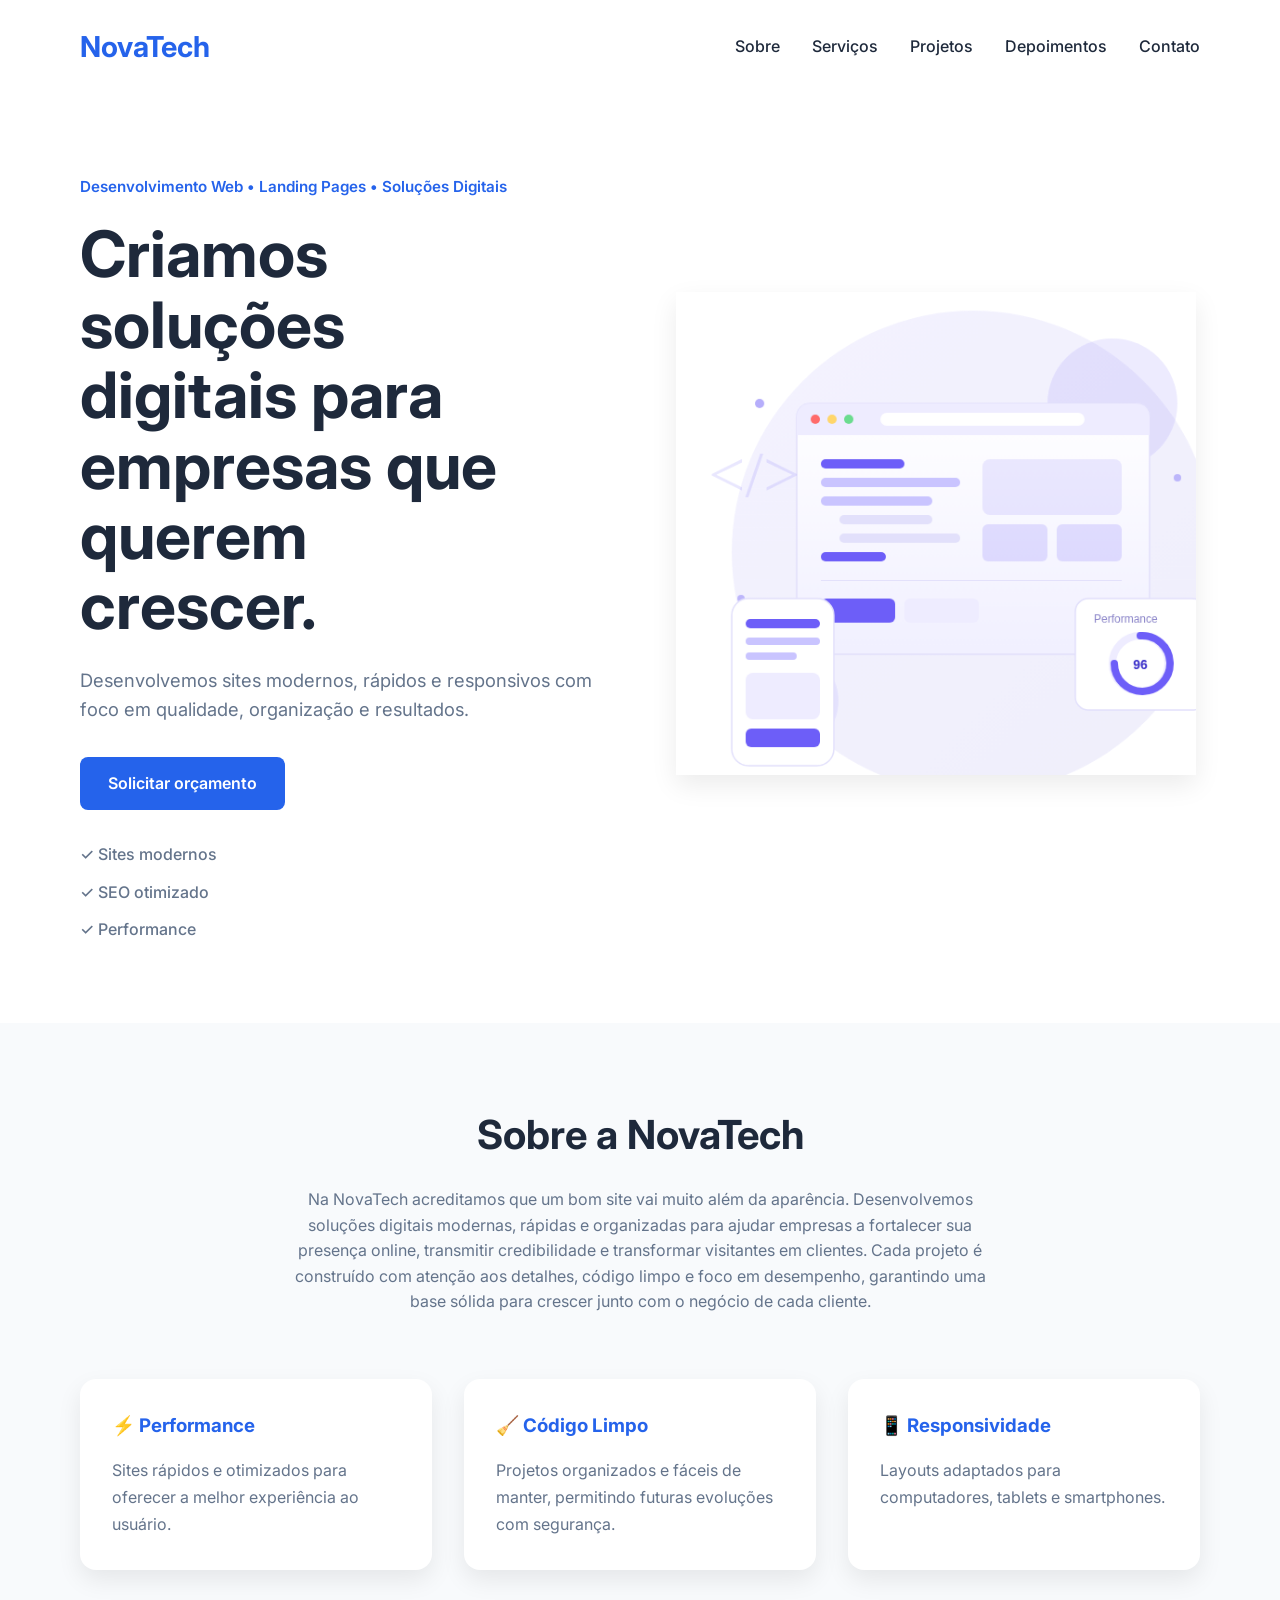
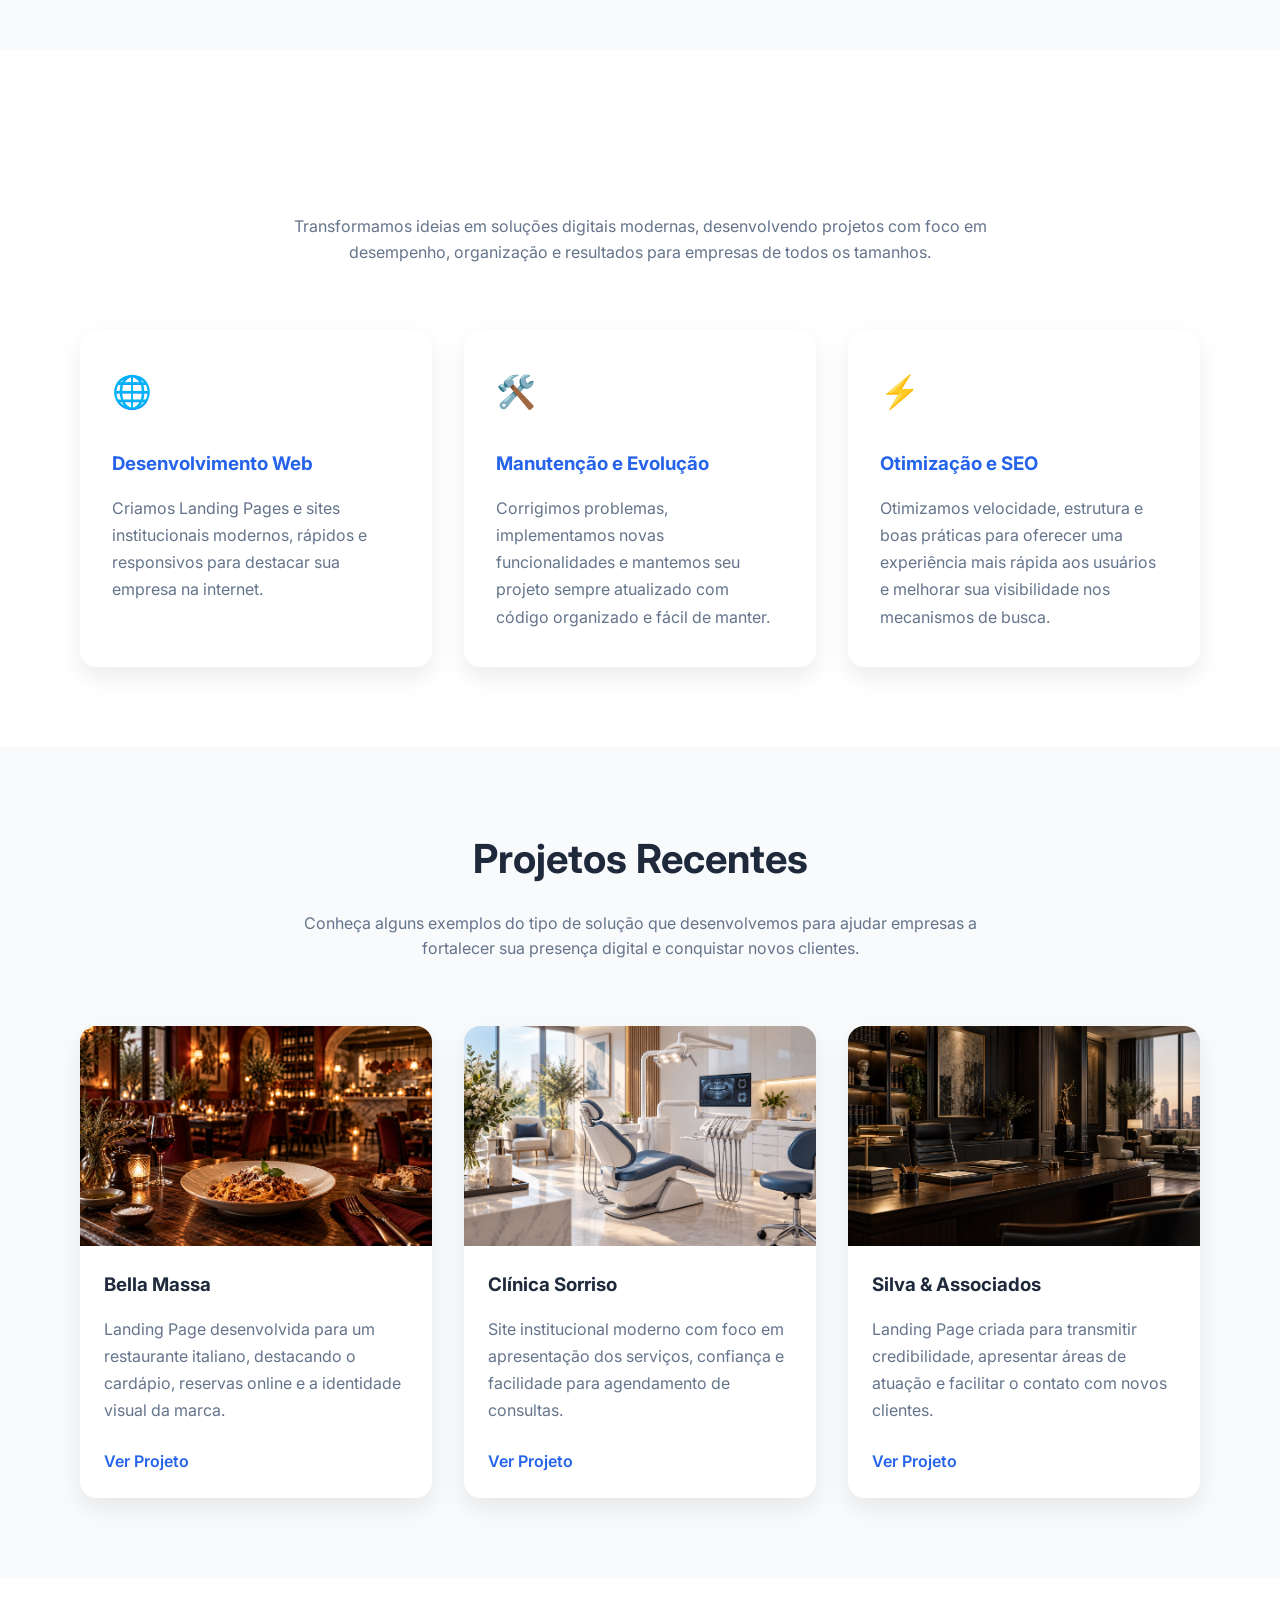
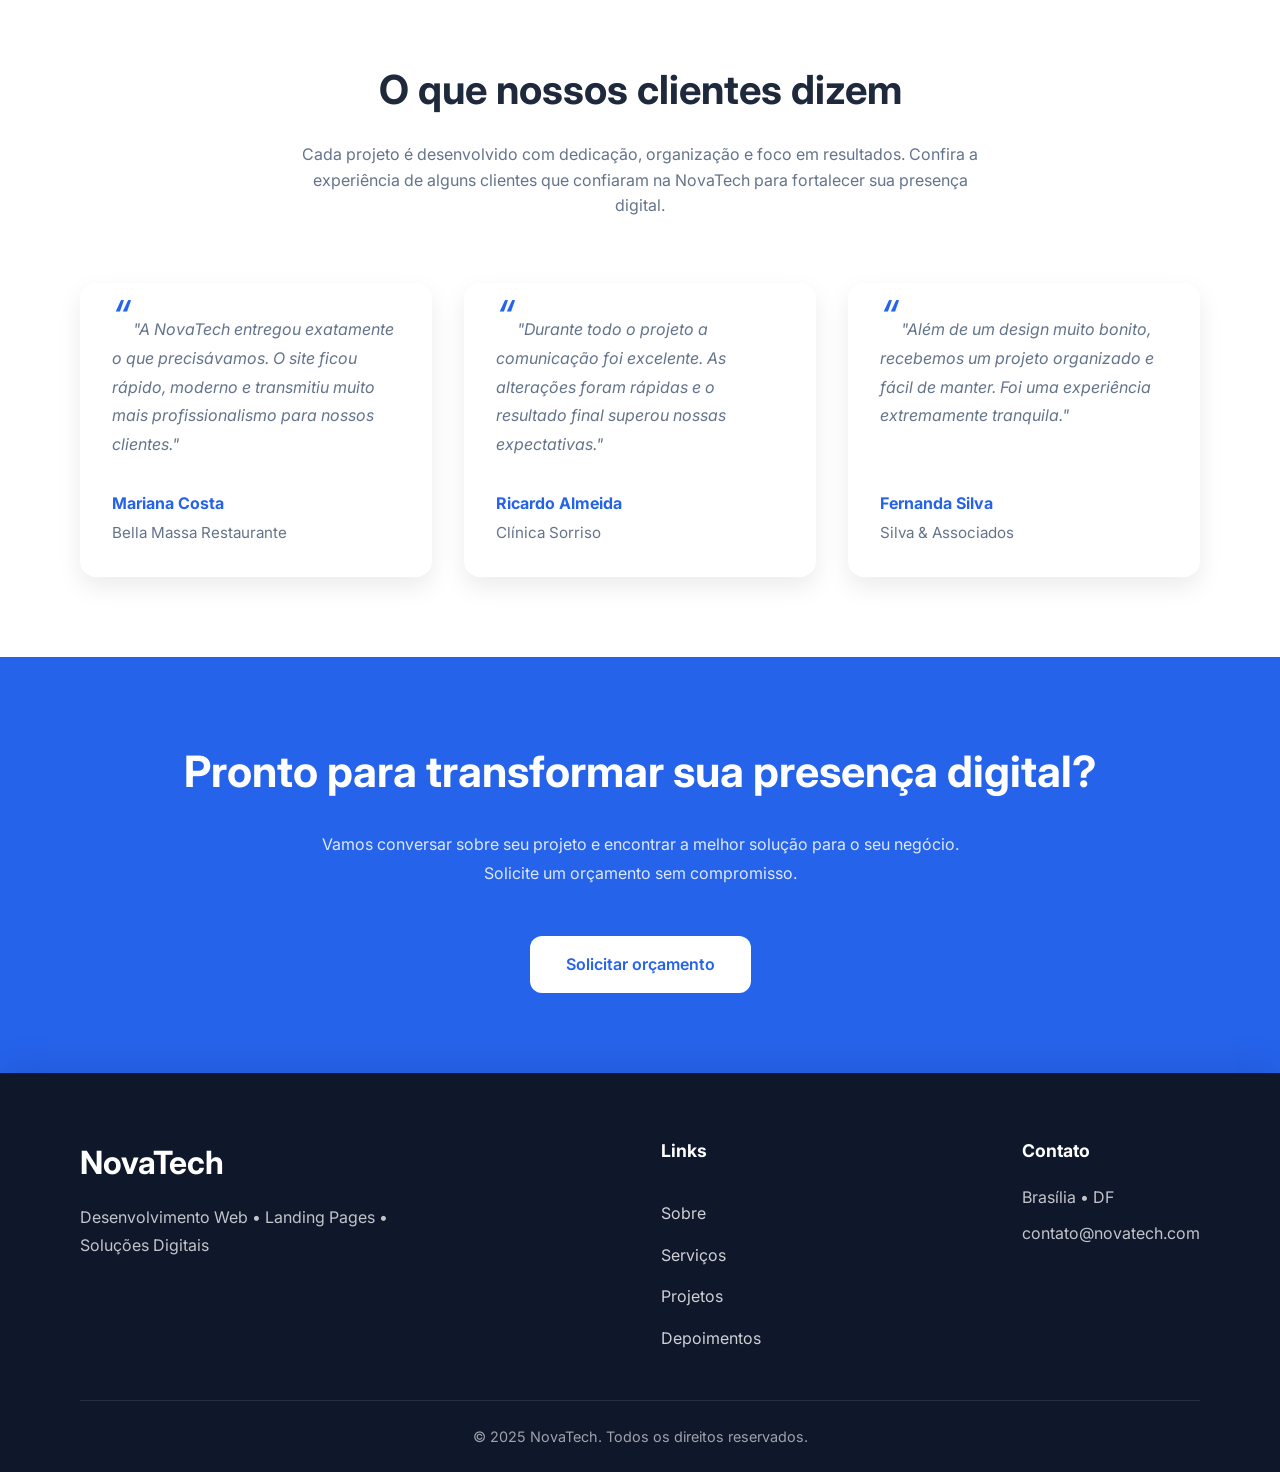
<file: index.html>
<!doctype html>
<html lang="pt-BR">
  <head>
    <!-- meta -->
    <meta charset="UTF-8" />
    <meta name="viewport" content="width=device-width, initial-scale=1.0" />

    <!-- title -->
    <title>NovaTech</title>

    <!-- Google Fonts -->
    <link rel="preconnect" href="https://fonts.googleapis.com" />
    <link rel="preconnect" href="https://fonts.gstatic.com" crossorigin />

    <link
      href="https://fonts.googleapis.com/css2?family=Inter:ital,opsz,wght@0,14..32,100..900;1,14..32,100..900&display=swap"
      rel="stylesheet"
    />

    <!-- CSS -->
    <link rel="stylesheet" href="css/style.css" />
  </head>

  <body>
    <header>
      <div class="container">
        <nav>
          <div class="logo">
            <h2>NovaTech</h2>
          </div>

          <button class="menu-toggle">☰</button>

          <ul>
            <li><a href="#sobre">Sobre</a></li>

            <li><a href="#servicos">Serviços</a></li>

            <li><a href="#projetos">Projetos</a></li>

            <li><a href="#depoimentos">Depoimentos</a></li>

            <li><a href="#cta">Contato</a></li>
          </ul>
        </nav>
      </div>
    </header>

    <main>
      <section id="hero">
        <div class="container">
          <div class="hero-content">
            <span class="reveal">
              Desenvolvimento Web • Landing Pages • Soluções Digitais
            </span>

            <h1 class="reveal delay-1">
              Criamos soluções digitais para empresas que querem crescer.
            </h1>

            <p class="reveal delay-2">
              Desenvolvemos sites modernos, rápidos e responsivos com foco em
              qualidade, organização e resultados.
            </p>

            <a href="#" class="btn-primary reveal delay-3">
              Solicitar orçamento
            </a>

            <ul class="reveal delay-4">
              <li>✓ Sites modernos</li>

              <li>✓ SEO otimizado</li>

              <li>✓ Performance</li>
            </ul>
          </div>

          <div class="hero-image">
            <img
              src="assets/images/hero-image.png"
              alt="Ilustração de desenvolvimento web"
            />
          </div>
        </div>
      </section>

      <section id="sobre">
        <div class="container">
          <h2 class="section-title reveal">Sobre a NovaTech</h2>

          <p class="section-description reveal delay-1">
            Na NovaTech acreditamos que um bom site vai muito além da aparência.
            Desenvolvemos soluções digitais modernas, rápidas e organizadas para
            ajudar empresas a fortalecer sua presença online, transmitir
            credibilidade e transformar visitantes em clientes. Cada projeto é
            construído com atenção aos detalhes, código limpo e foco em
            desempenho, garantindo uma base sólida para crescer junto com o
            negócio de cada cliente.
          </p>

          <div class="about-cards">
            <article class="reveal delay-2">
              <h3>⚡ Performance</h3>

              <p>
                Sites rápidos e otimizados para oferecer a melhor experiência ao
                usuário.
              </p>
            </article>

            <article class="reveal delay-3">
              <h3>🧹 Código Limpo</h3>

              <p>
                Projetos organizados e fáceis de manter, permitindo futuras
                evoluções com segurança.
              </p>
            </article>

            <article class="reveal delay-4">
              <h3>📱 Responsividade</h3>

              <p>Layouts adaptados para computadores, tablets e smartphones.</p>
            </article>
          </div>
        </div>
      </section>

      <section id="servicos">
        <div class="container">
          <h2 class="section-title reveal">Nossos Serviços</h2>

          <p class="section-description reveal delay-1">
            Transformamos ideias em soluções digitais modernas, desenvolvendo
            projetos com foco em desempenho, organização e resultados para
            empresas de todos os tamanhos.
          </p>

          <div class="services-grid">
            <article class="service-card reveal delay-2">
              <div class="service-icon">🌐</div>

              <h3>Desenvolvimento Web</h3>

              <p>
                Criamos Landing Pages e sites institucionais modernos, rápidos e
                responsivos para destacar sua empresa na internet.
              </p>
            </article>

            <article class="service-card reveal delay-3">
              <div class="service-icon">🛠️</div>

              <h3>Manutenção e Evolução</h3>

              <p>
                Corrigimos problemas, implementamos novas funcionalidades e
                mantemos seu projeto sempre atualizado com código organizado e
                fácil de manter.
              </p>
            </article>

            <article class="service-card reveal delay-4">
              <div class="service-icon">⚡</div>

              <h3>Otimização e SEO</h3>

              <p>
                Otimizamos velocidade, estrutura e boas práticas para oferecer
                uma experiência mais rápida aos usuários e melhorar sua
                visibilidade nos mecanismos de busca.
              </p>
            </article>
          </div>
        </div>
      </section>

      <section id="projetos">
        <div class="container">
          <div class="projects-header">
            <h2 class="section-title reveal">Projetos Recentes</h2>

            <p class="section-description reveal delay-1">
              Conheça alguns exemplos do tipo de solução que desenvolvemos para
              ajudar empresas a fortalecer sua presença digital e conquistar
              novos clientes.
            </p>
          </div>

          <div class="projects-grid">
            <article class="project-card reveal delay-2">
              <img
                class="project-image"
                src="assets/images/project-restaurant.png"
                alt="Landing Page para restaurante italiano"
              />

              <h3 class="project-title">Bella Massa</h3>

              <p class="project-description">
                Landing Page desenvolvida para um restaurante italiano,
                destacando o cardápio, reservas online e a identidade visual da
                marca.
              </p>

              <a
                href="BellaMassaProjeto/index.html"
                class="btn-secondary"
                target="_blank"
                rel="noopener noreferrer"
              >
                Ver Projeto
              </a>
            </article>

            <article class="project-card reveal delay-3">
              <img
                class="project-image"
                src="assets/images/project-clinic.png"
                alt="Site institucional para clínica odontológica"
              />

              <h3 class="project-title">Clínica Sorriso</h3>

              <p class="project-description">
                Site institucional moderno com foco em apresentação dos
                serviços, confiança e facilidade para agendamento de consultas.
              </p>

              <a
                href="ClinicaSorrisoProjeto/index.html"
                class="btn-secondary"
                target="_blank"
                rel="noopener noreferrer"
              >
                Ver Projeto
              </a>
            </article>

            <article class="project-card reveal delay-4">
              <img
                class="project-image"
                src="assets/images/project-law.png"
                alt="Landing Page para escritório de advocacia"
              />

              <h3 class="project-title">Silva & Associados</h3>

              <p class="project-description">
                Landing Page criada para transmitir credibilidade, apresentar
                áreas de atuação e facilitar o contato com novos clientes.
              </p>

              <a
                href="SilvaAssociados/index.html"
                class="btn-secondary"
                target="_blank"
                rel="noopener noreferrer"
              >
                Ver Projeto
              </a>
            </article>
          </div>
        </div>
      </section>

      <section id="depoimentos">
        <!-- Posso confiar ? -->

        <div class="container">
          <div class="testimonials-header">
            <h2 class="section-title reveal">O que nossos clientes dizem</h2>

            <p class="section-description reveal delay-1">
              Cada projeto é desenvolvido com dedicação, organização e foco em
              resultados. Confira a experiência de alguns clientes que confiaram
              na NovaTech para fortalecer sua presença digital.
            </p>
          </div>

          <div class="testimonials-grid">
            <article class="testimonial-card reveal delay-2">
              <p class="testimonial-text">
                "A NovaTech entregou exatamente o que precisávamos. O site ficou
                rápido, moderno e transmitiu muito mais profissionalismo para
                nossos clientes."
              </p>

              <div class="testimonial-info">
                <h4 class="testimonial-author">Mariana Costa</h4>

                <span class="testimonial-role">Bella Massa Restaurante</span>
              </div>
            </article>

            <article class="testimonial-card reveal delay-3">
              <p class="testimonial-text">
                "Durante todo o projeto a comunicação foi excelente. As
                alterações foram rápidas e o resultado final superou nossas
                expectativas."
              </p>

              <div class="testimonial-info">
                <h4 class="testimonial-author">Ricardo Almeida</h4>

                <span class="testimonial-role">Clínica Sorriso</span>
              </div>
            </article>

            <article class="testimonial-card reveal delay-4">
              <p class="testimonial-text">
                "Além de um design muito bonito, recebemos um projeto organizado
                e fácil de manter. Foi uma experiência extremamente tranquila."
              </p>

              <div class="testimonial-info">
                <h4 class="testimonial-author">Fernanda Silva</h4>

                <span class="testimonial-role">Silva & Associados</span>
              </div>
            </article>
          </div>
        </div>
      </section>

      <section id="cta">
        <!-- Como contratar? -->

        <div class="container">
          <h2 class="reveal">Pronto para transformar sua presença digital?</h2>

          <p class="reveal delay-1">
            Vamos conversar sobre seu projeto e encontrar a melhor solução para
            o seu negócio. Solicite um orçamento sem compromisso.
          </p>

          <a href="#" class="btn-cta reveal delay-2">Solicitar orçamento</a>
        </div>
      </section>
    </main>

    <footer>
      <div class="container">
        <div class="footer-content">
          <div class="footer-logo">
            <h2>NovaTech</h2>

            <p>Desenvolvimento Web • Landing Pages • Soluções Digitais</p>
          </div>

          <div class="footer-links">
            <h3>Links</h3>

            <a href="#sobre">Sobre</a>

            <a href="#servicos">Serviços</a>

            <a href="#projetos">Projetos</a>

            <a href="#depoimentos">Depoimentos</a>
          </div>

          <div class="footer-contact">
            <h3>Contato</h3>

            <p>Brasília • DF</p>

            <p>contato@novatech.com</p>
          </div>
        </div>

        <div class="footer-bottom">
          <p>© 2025 NovaTech. Todos os direitos reservados.</p>
        </div>
      </div>
    </footer>

    <script src="js/script.js"></script>
  </body>
</html>
</file>
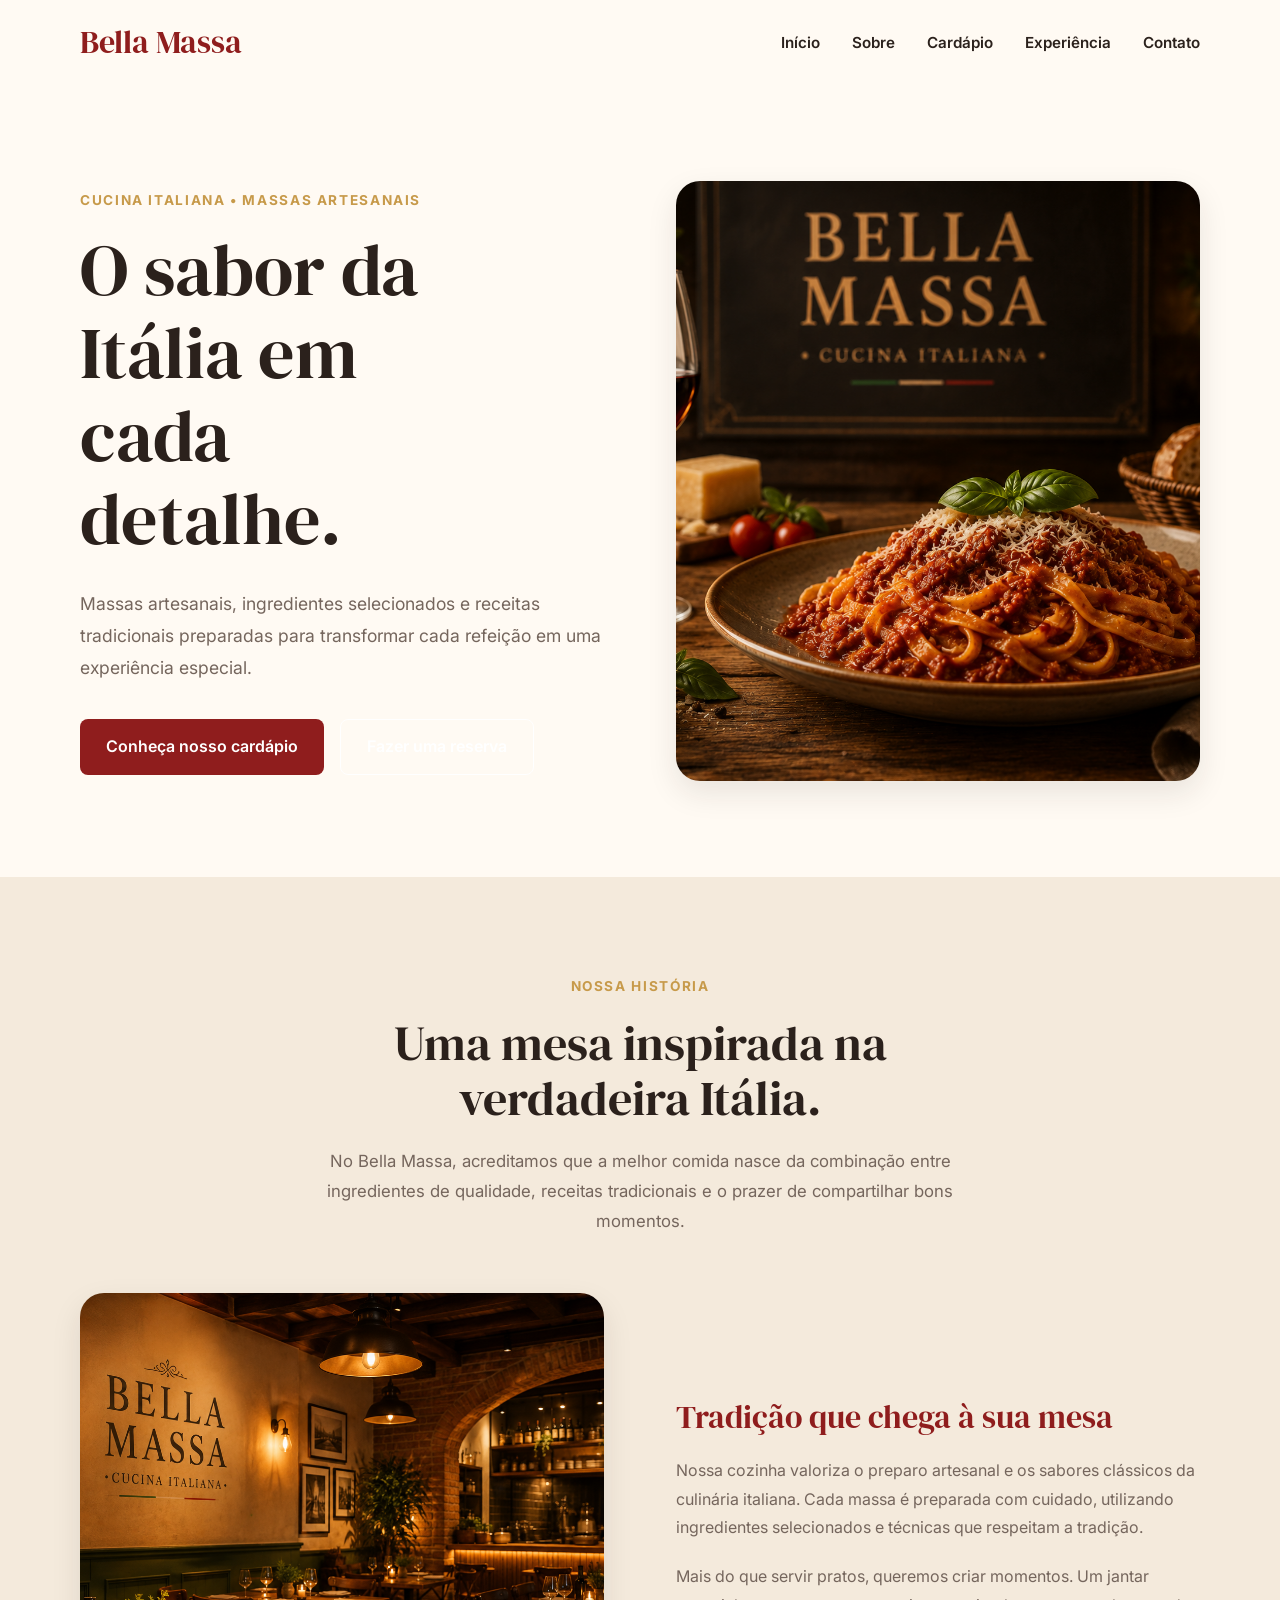
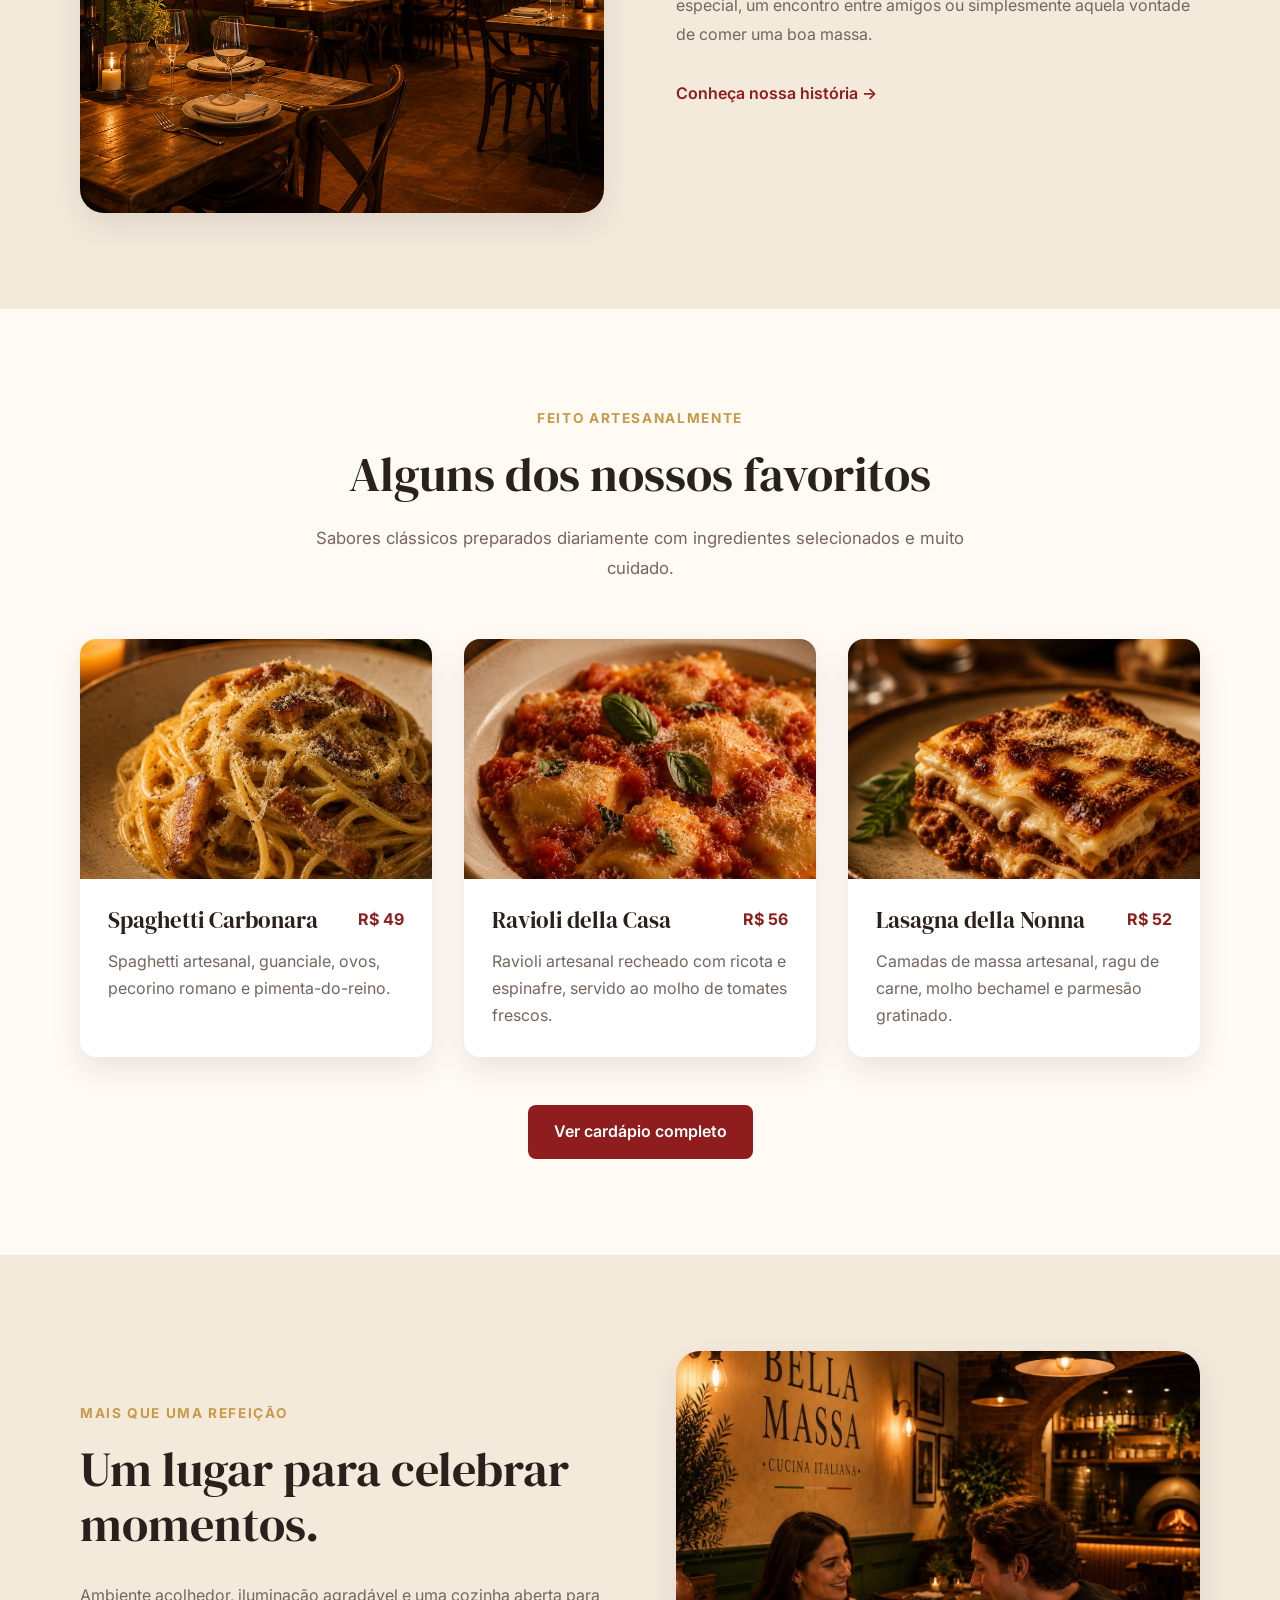
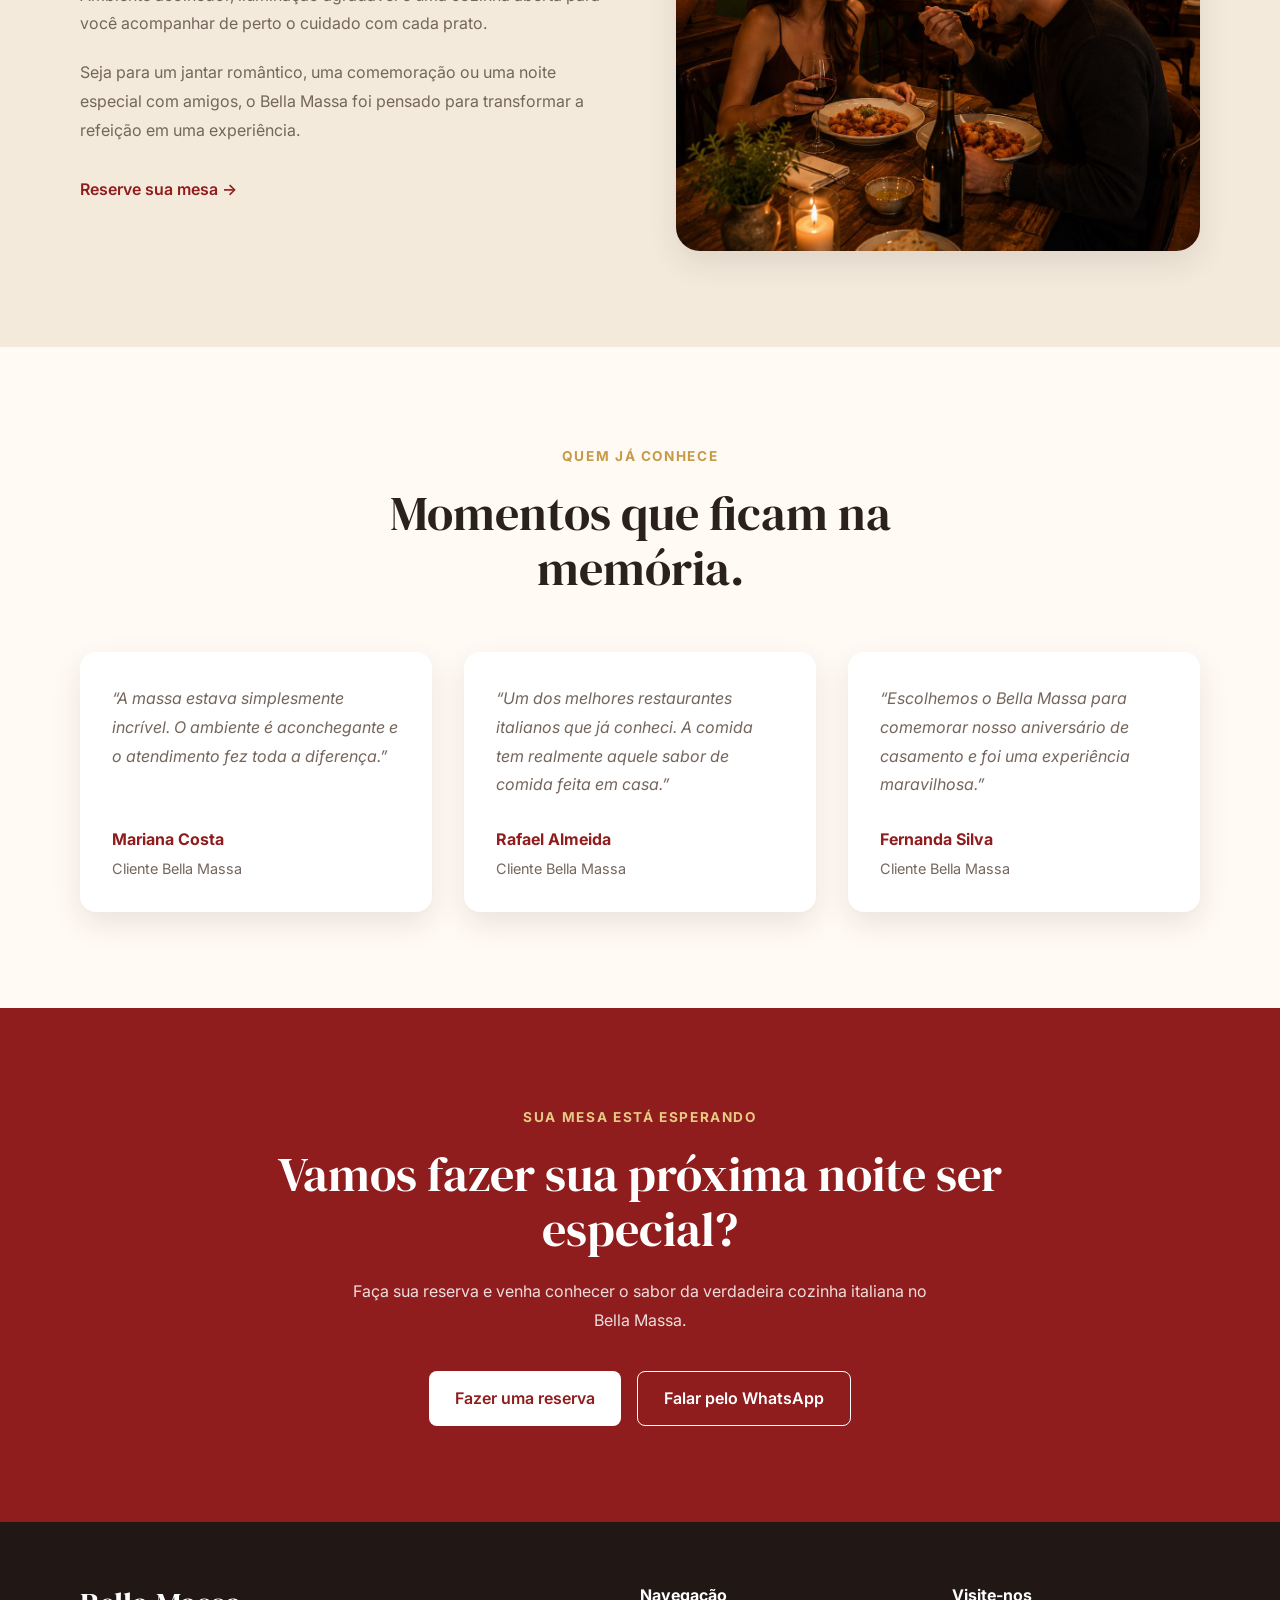
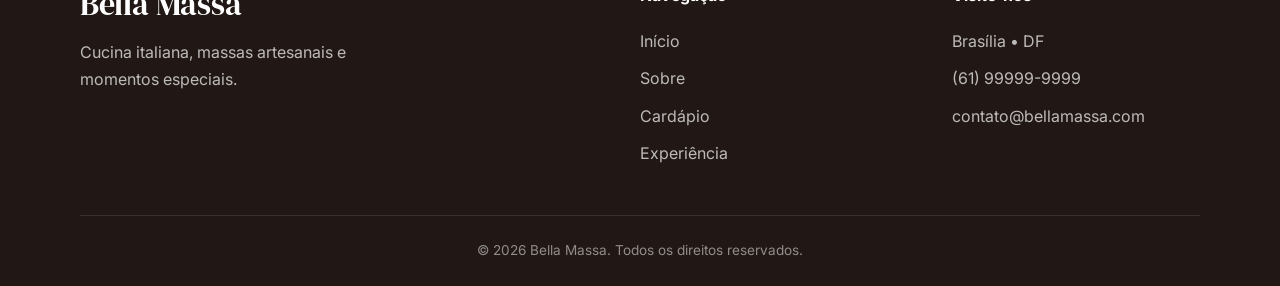
<file: BellaMassaProjeto/index.html>
<!doctype html>
<html lang="pt-BR">
  <head>
    <!-- Meta -->
    <meta charset="UTF-8" />
    <meta name="viewport" content="width=device-width, initial-scale=1.0" />

    <!-- SEO -->
    <meta
      name="description"
      content="Bella Massa — restaurante italiano com massas artesanais, pratos tradicionais e uma experiência autêntica da culinária italiana."
    />

    <!-- Title -->
    <title>Bella Massa | Restaurante Italiano</title>

    <!-- Google Fonts -->
    <link rel="preconnect" href="https://fonts.googleapis.com" />
    <link rel="preconnect" href="https://fonts.gstatic.com" crossorigin />

    <link
      href="https://fonts.googleapis.com/css2?family=DM+Serif+Display&family=Inter:wght@400;500;600;700&display=swap"
      rel="stylesheet"
    />

    <!-- CSS -->
    <link rel="stylesheet" href="css/style.css" />
  </head>

  <body>
    <!-- ==========================
         HEADER
    =========================== -->

    <header class="site-header">
      <div class="container">
        <nav class="navbar">
          <a href="#inicio" class="logo">Bella Massa</a>

          <button
            class="menu-toggle"
            type="button"
            aria-label="Abrir menu"
            aria-expanded="false"
          >
            ☰
          </button>

          <ul class="nav-menu">
            <li>
              <a href="#inicio">Início</a>
            </li>

            <li>
              <a href="#sobre">Sobre</a>
            </li>

            <li>
              <a href="#cardapio">Cardápio</a>
            </li>

            <li>
              <a href="#experiencia">Experiência</a>
            </li>

            <li>
              <a href="#contato">Contato</a>
            </li>
          </ul>
        </nav>
      </div>
    </header>

    <main>
      <!-- ==========================
           HERO
      =========================== -->

      <section id="inicio" class="hero">
        <div class="container">
          <div class="hero-content">
            <span class="eyebrow reveal">
              Cucina Italiana • Massas Artesanais
            </span>

            <h1 class="hero-title reveal delay-1">
              O sabor da Itália em cada detalhe.
            </h1>

            <p class="hero-description reveal delay-2">
              Massas artesanais, ingredientes selecionados e receitas
              tradicionais preparadas para transformar cada refeição em uma
              experiência especial.
            </p>

            <div class="hero-actions reveal delay-3">
              <a href="#cardapio" class="btn btn-primary">
                Conheça nosso cardápio
              </a>

              <a href="#contato" class="btn btn-secondary">Fazer uma reserva</a>
            </div>
          </div>

          <div class="hero-image reveal delay-2">
            <img
              src="assets/images/hero-pasta.png"
              alt="Prato de massa artesanal servido no Bella Massa"
            />
          </div>
        </div>
      </section>

      <!-- ==========================
           SOBRE
      =========================== -->

      <section id="sobre" class="about">
        <div class="container">
          <div class="section-header reveal">
            <span class="eyebrow">Nossa história</span>

            <h2 class="section-title">
              Uma mesa inspirada na verdadeira Itália.
            </h2>

            <p class="section-description">
              No Bella Massa, acreditamos que a melhor comida nasce da
              combinação entre ingredientes de qualidade, receitas tradicionais
              e o prazer de compartilhar bons momentos.
            </p>
          </div>

          <div class="about-content">
            <div class="about-image reveal">
              <img
                src="assets/images/about-restaurant.jpg"
                alt="Interior aconchegante do restaurante Bella Massa"
              />
            </div>

            <div class="about-text reveal delay-1">
              <h3>Tradição que chega à sua mesa</h3>

              <p>
                Nossa cozinha valoriza o preparo artesanal e os sabores
                clássicos da culinária italiana. Cada massa é preparada com
                cuidado, utilizando ingredientes selecionados e técnicas que
                respeitam a tradição.
              </p>

              <p>
                Mais do que servir pratos, queremos criar momentos. Um jantar
                especial, um encontro entre amigos ou simplesmente aquela
                vontade de comer uma boa massa.
              </p>

              <a href="#contato" class="text-link">Conheça nossa história →</a>
            </div>
          </div>
        </div>
      </section>

      <!-- ==========================
           CARDÁPIO
      =========================== -->

      <section id="cardapio" class="menu-section">
        <div class="container">
          <div class="section-header reveal">
            <span class="eyebrow">Feito artesanalmente</span>

            <h2 class="section-title">Alguns dos nossos favoritos</h2>

            <p class="section-description">
              Sabores clássicos preparados diariamente com ingredientes
              selecionados e muito cuidado.
            </p>
          </div>

          <div class="menu-grid">
            <!-- Prato 1 -->

            <article class="menu-card reveal">
              <div class="menu-card-image">
                <img
                  src="assets/images/menu-carbonara.jpg"
                  alt="Spaghetti Carbonara"
                />
              </div>

              <div class="menu-card-content">
                <div class="menu-card-header">
                  <h3>Spaghetti Carbonara</h3>

                  <span class="menu-price">R$ 49</span>
                </div>

                <p>
                  Spaghetti artesanal, guanciale, ovos, pecorino romano e
                  pimenta-do-reino.
                </p>
              </div>
            </article>

            <!-- Prato 2 -->

            <article class="menu-card reveal delay-1">
              <div class="menu-card-image">
                <img
                  src="assets/images/menu-ravioli.jpg"
                  alt="Ravioli artesanal recheado"
                />
              </div>

              <div class="menu-card-content">
                <div class="menu-card-header">
                  <h3>Ravioli della Casa</h3>

                  <span class="menu-price">R$ 56</span>
                </div>

                <p>
                  Ravioli artesanal recheado com ricota e espinafre, servido ao
                  molho de tomates frescos.
                </p>
              </div>
            </article>

            <!-- Prato 3 -->

            <article class="menu-card reveal delay-2">
              <div class="menu-card-image">
                <img
                  src="assets/images/menu-lasagna.jpg"
                  alt="Lasagna italiana artesanal"
                />
              </div>

              <div class="menu-card-content">
                <div class="menu-card-header">
                  <h3>Lasagna della Nonna</h3>

                  <span class="menu-price">R$ 52</span>
                </div>

                <p>
                  Camadas de massa artesanal, ragu de carne, molho bechamel e
                  parmesão gratinado.
                </p>
              </div>
            </article>
          </div>

          <div class="section-action reveal">
            <a href="#" class="btn btn-primary">Ver cardápio completo</a>
          </div>
        </div>
      </section>

      <!-- ==========================
           EXPERIÊNCIA
      =========================== -->

      <section id="experiencia" class="experience">
        <div class="container">
          <div class="experience-grid">
            <div class="experience-content reveal">
              <span class="eyebrow">Mais que uma refeição</span>

              <h2 class="section-title">Um lugar para celebrar momentos.</h2>

              <p>
                Ambiente acolhedor, iluminação agradável e uma cozinha aberta
                para você acompanhar de perto o cuidado com cada prato.
              </p>

              <p>
                Seja para um jantar romântico, uma comemoração ou uma noite
                especial com amigos, o Bella Massa foi pensado para transformar
                a refeição em uma experiência.
              </p>

              <a href="#contato" class="text-link">Reserve sua mesa →</a>
            </div>

            <div class="experience-image reveal delay-1">
              <img
                src="assets/images/restaurant-experience.jpg"
                alt="Mesa preparada no restaurante Bella Massa"
              />
            </div>
          </div>
        </div>
      </section>

      <!-- ==========================
           DEPOIMENTOS
      =========================== -->

      <section class="testimonials">
        <div class="container">
          <div class="section-header reveal">
            <span class="eyebrow">Quem já conhece</span>

            <h2 class="section-title">Momentos que ficam na memória.</h2>
          </div>

          <div class="testimonial-grid">
            <article class="testimonial-card reveal">
              <p class="testimonial-text">
                “A massa estava simplesmente incrível. O ambiente é aconchegante
                e o atendimento fez toda a diferença.”
              </p>

              <div class="testimonial-author">
                <strong>Mariana Costa</strong>

                <span>Cliente Bella Massa</span>
              </div>
            </article>

            <article class="testimonial-card reveal delay-1">
              <p class="testimonial-text">
                “Um dos melhores restaurantes italianos que já conheci. A comida
                tem realmente aquele sabor de comida feita em casa.”
              </p>

              <div class="testimonial-author">
                <strong>Rafael Almeida</strong>

                <span>Cliente Bella Massa</span>
              </div>
            </article>

            <article class="testimonial-card reveal delay-2">
              <p class="testimonial-text">
                “Escolhemos o Bella Massa para comemorar nosso aniversário de
                casamento e foi uma experiência maravilhosa.”
              </p>

              <div class="testimonial-author">
                <strong>Fernanda Silva</strong>

                <span>Cliente Bella Massa</span>
              </div>
            </article>
          </div>
        </div>
      </section>

      <!-- ==========================
           CTA
      =========================== -->

      <section id="contato" class="cta">
        <div class="container">
          <div class="cta-content reveal">
            <span class="eyebrow">Sua mesa está esperando</span>

            <h2 class="section-title">
              Vamos fazer sua próxima noite ser especial?
            </h2>

            <p>
              Faça sua reserva e venha conhecer o sabor da verdadeira cozinha
              italiana no Bella Massa.
            </p>

            <div class="cta-actions">
              <a href="#" class="btn btn-primary">Fazer uma reserva</a>

              <a href="#" class="btn btn-secondary">Falar pelo WhatsApp</a>
            </div>
          </div>
        </div>
      </section>
    </main>

    <!-- ==========================
         FOOTER
    =========================== -->

    <footer class="site-footer">
      <div class="container">
        <div class="footer-grid">
          <div class="footer-brand">
            <a href="#inicio" class="logo">Bella Massa</a>

            <p>Cucina italiana, massas artesanais e momentos especiais.</p>
          </div>

          <div class="footer-links">
            <h3>Navegação</h3>

            <a href="#inicio">Início</a>

            <a href="#sobre">Sobre</a>

            <a href="#cardapio">Cardápio</a>

            <a href="#experiencia">Experiência</a>
          </div>

          <div class="footer-contact">
            <h3>Visite-nos</h3>

            <p>Brasília • DF</p>

            <p>(61) 99999-9999</p>

            <p>contato@bellamassa.com</p>
          </div>
        </div>

        <div class="footer-bottom">
          <p>© 2026 Bella Massa. Todos os direitos reservados.</p>
        </div>
      </div>
    </footer>

    <!-- JavaScript -->
    <script src="js/script.js"></script>
  </body>
</html>
</file>
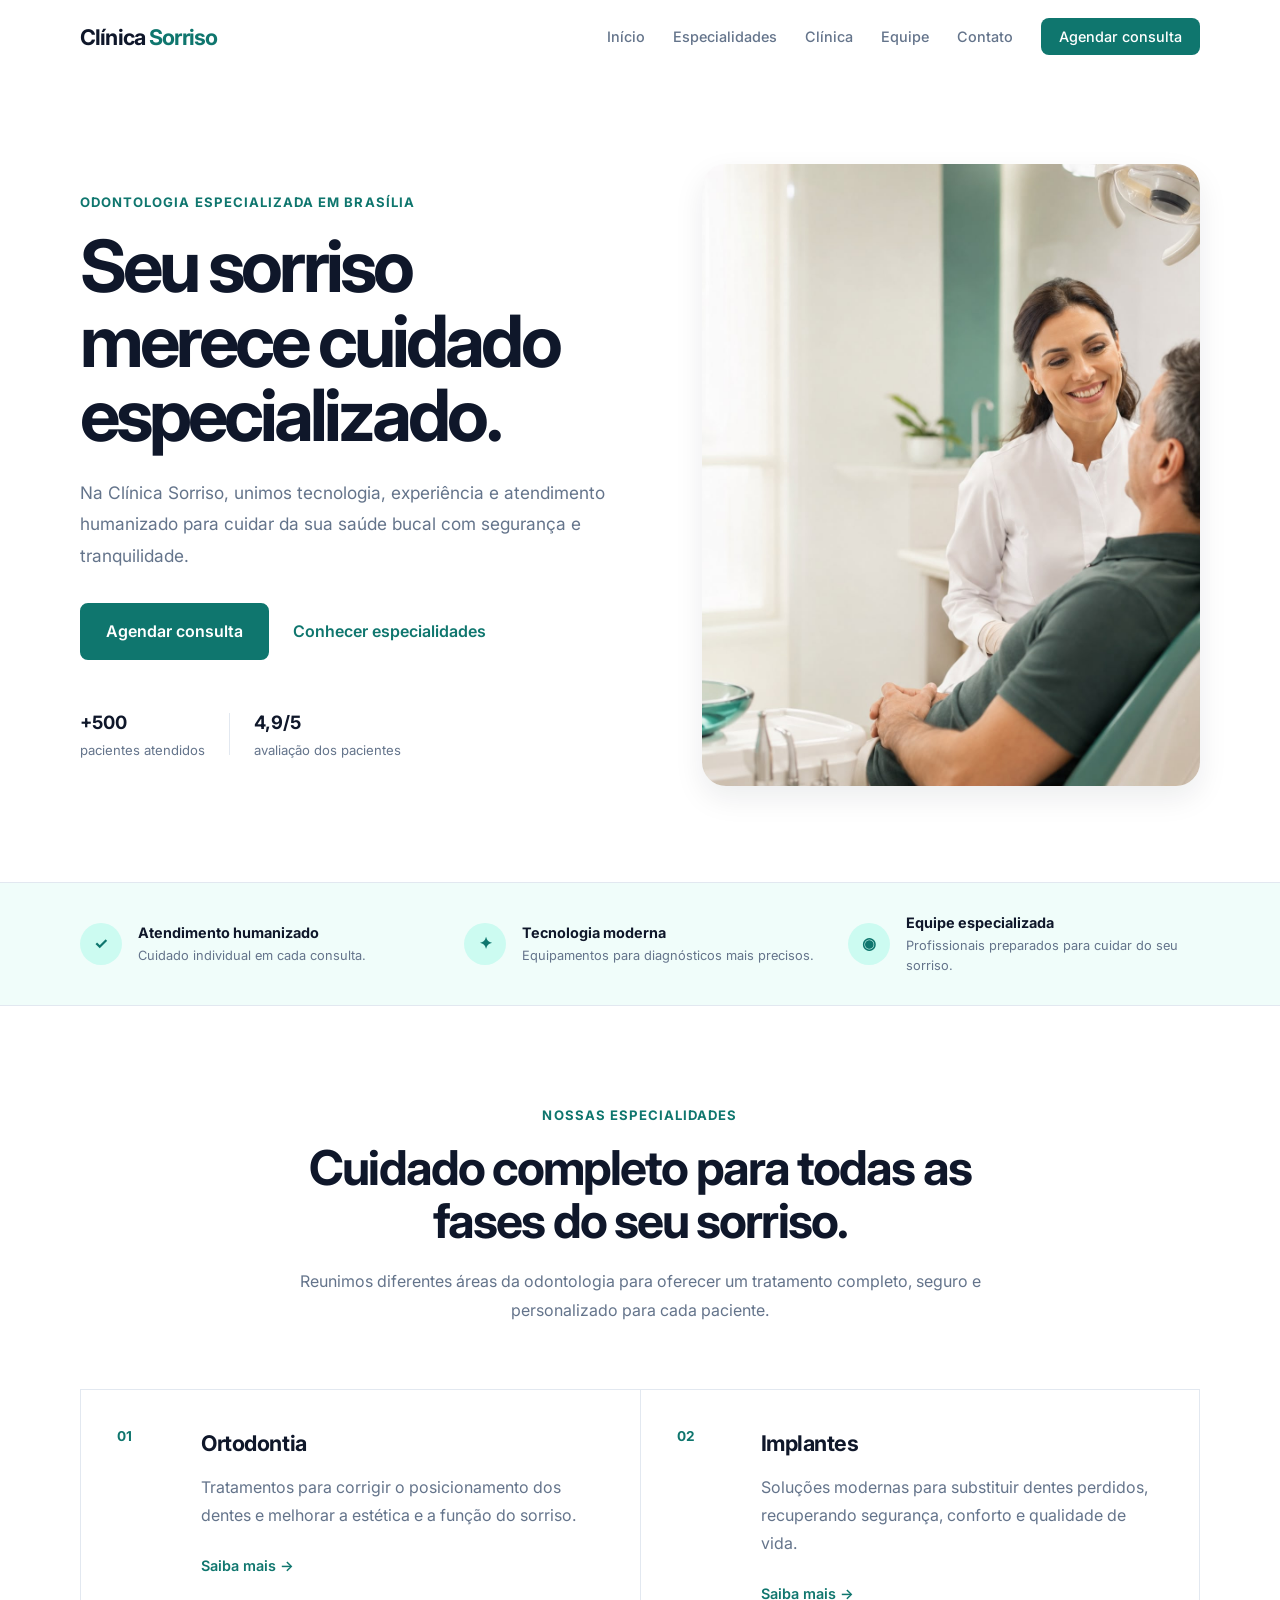
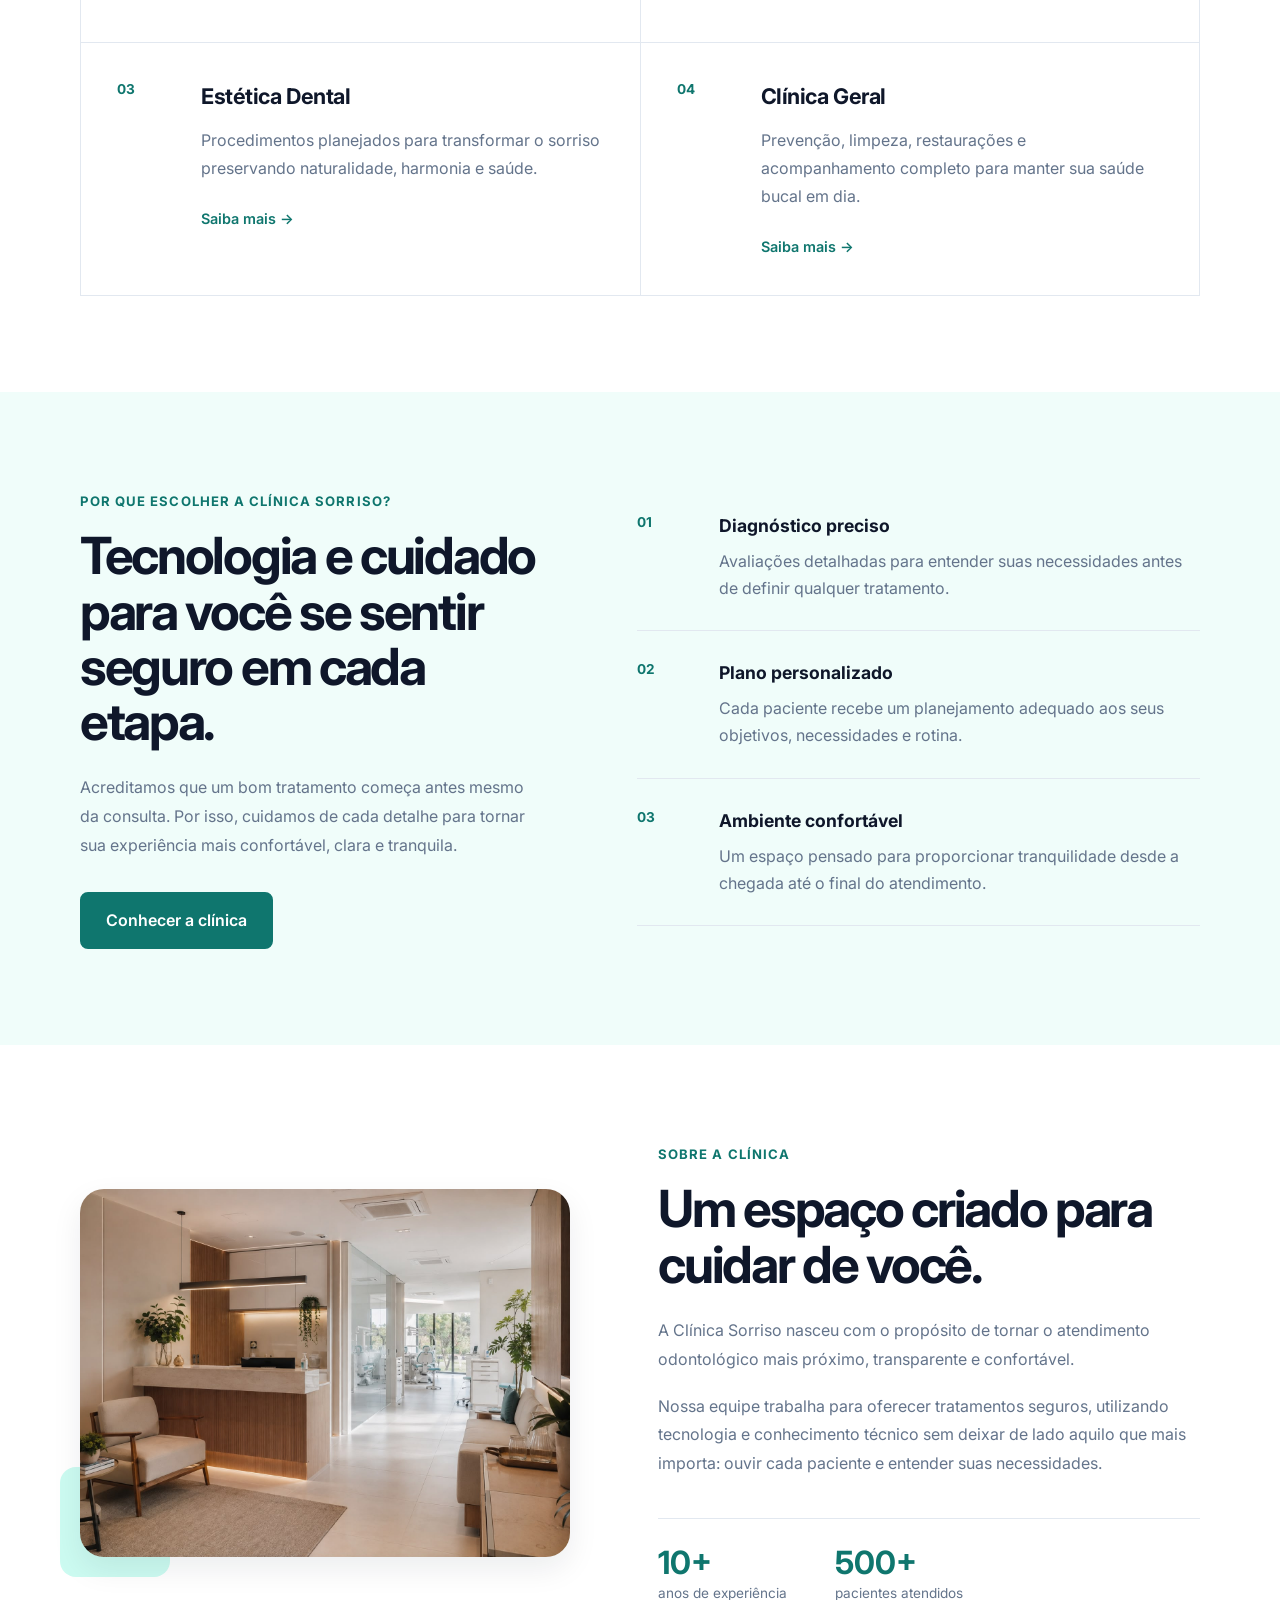
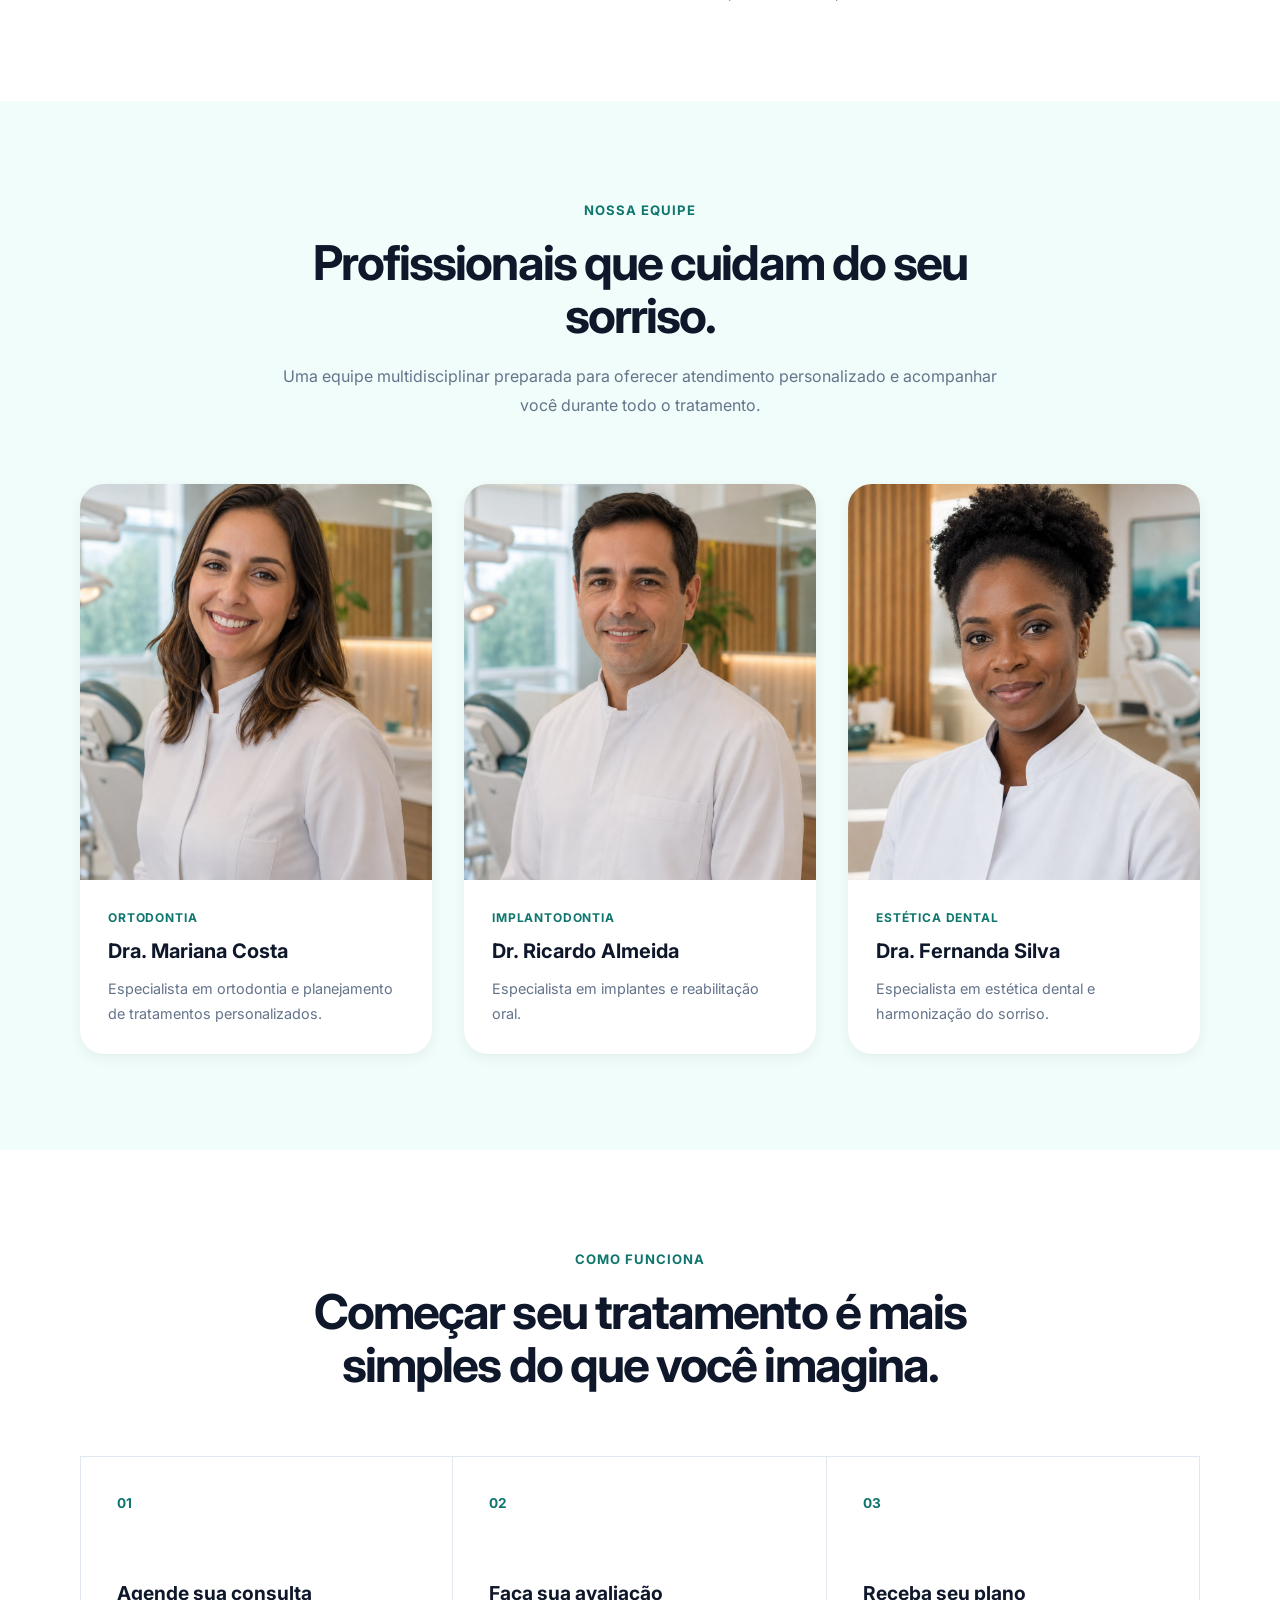
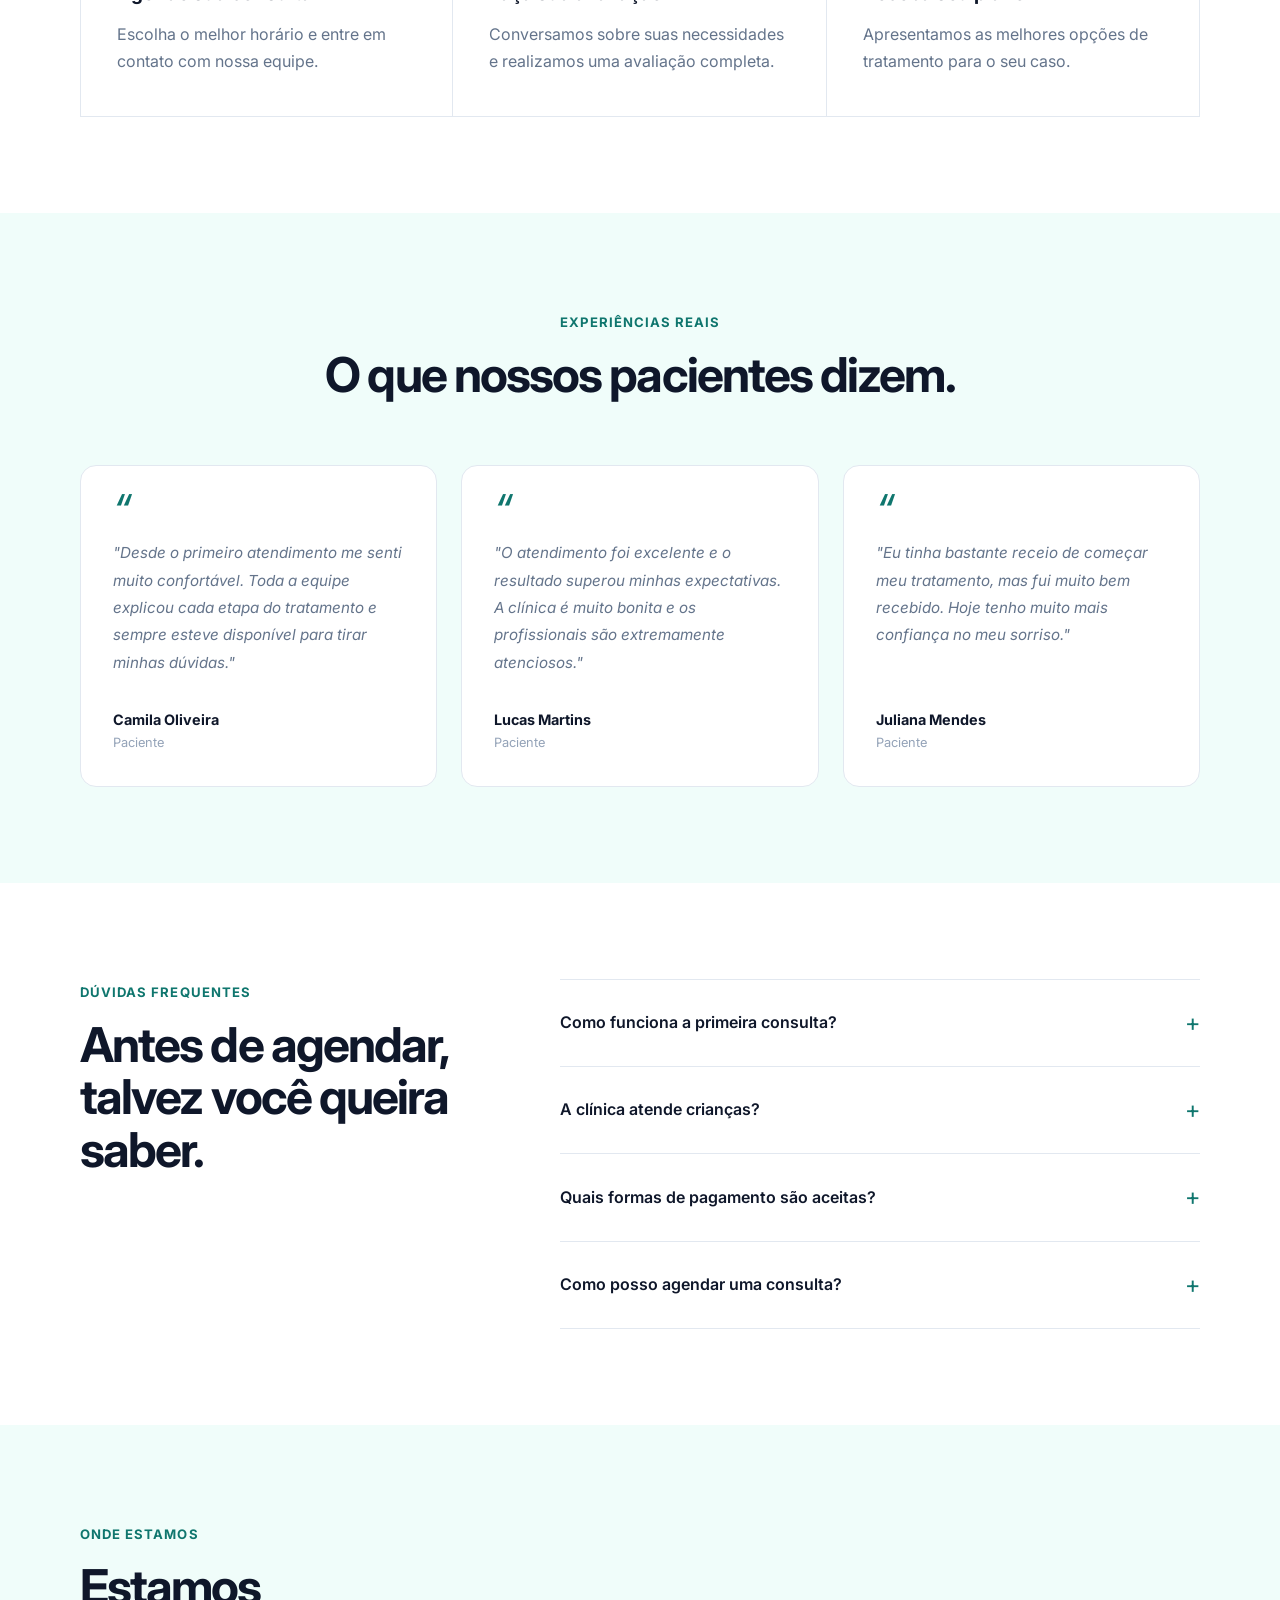
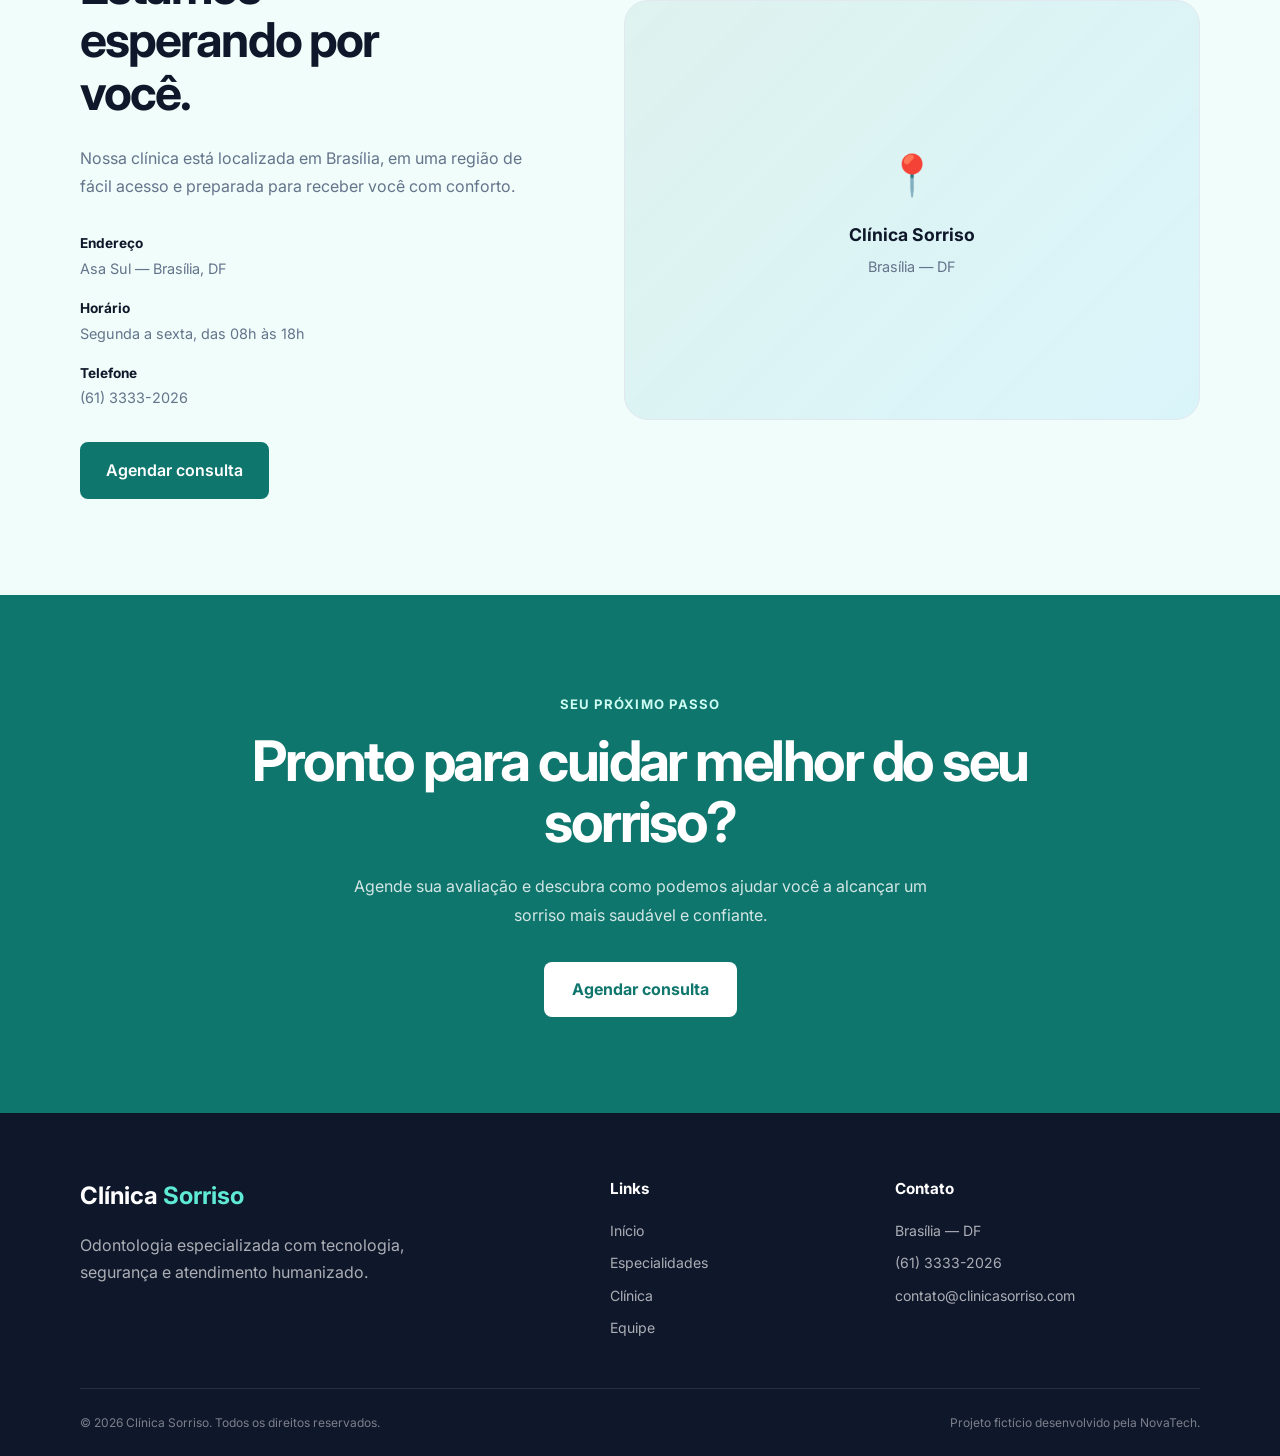
<file: ClinicaSorrisoProjeto/index.html>
<!doctype html>
<html lang="pt-BR">
  <head>
    <!-- Meta -->
    <meta charset="UTF-8" />
    <meta name="viewport" content="width=device-width, initial-scale=1.0" />

    <!-- SEO -->
    <meta
      name="description"
      content="Clínica Sorriso — atendimento odontológico especializado, tecnologia e cuidado humanizado em Brasília."
    />

    <!-- Title -->
    <title>Clínica Sorriso | Odontologia Especializada</title>

    <!-- Google Fonts -->
    <link rel="preconnect" href="https://fonts.googleapis.com" />
    <link rel="preconnect" href="https://fonts.gstatic.com" crossorigin />
    <link
      href="https://fonts.googleapis.com/css2?family=Inter:wght@400;500;600;700&display=swap"
      rel="stylesheet"
    />

    <!-- CSS -->
    <link rel="stylesheet" href="css/style.css" />
  </head>
  <!-- =====================================================
     MODAL DE AGENDAMENTO
    ===================================================== -->

  <div class="appointment-modal" id="appointmentModal" aria-hidden="true">
    <div class="appointment-overlay"></div>

    <div
      class="appointment-dialog"
      role="dialog"
      aria-modal="true"
      aria-labelledby="appointment-title"
    >
      <button
        class="appointment-close"
        type="button"
        aria-label="Fechar formulário"
      >
        &times;
      </button>

      <!-- FORMULÁRIO -->

      <div class="appointment-form-wrapper">
        <span class="eyebrow">Agendamento</span>

        <h2 id="appointment-title">Agende sua consulta</h2>

        <p class="appointment-intro">
          Preencha seus dados e nossa equipe entrará em contato para confirmar o
          melhor horário.
        </p>

        <form id="appointmentForm">
          <div class="form-group">
            <label for="patientName">Nome completo</label>

            <input
              type="text"
              id="patientName"
              name="patientName"
              placeholder="Digite seu nome"
              required
            />
          </div>

          <div class="form-row">
            <div class="form-group">
              <label for="patientEmail">E-mail</label>

              <input
                type="email"
                id="patientEmail"
                name="patientEmail"
                placeholder="seu@email.com"
                required
              />
            </div>

            <div class="form-group">
              <label for="patientPhone">Telefone</label>

              <input
                type="tel"
                id="patientPhone"
                name="patientPhone"
                placeholder="(61) 99999-9999"
                required
              />
            </div>
          </div>

          <div class="form-row">
            <div class="form-group">
              <label for="appointmentType">Especialidade</label>

              <select id="appointmentType" name="appointmentType" required>
                <option value="">Selecione uma opção</option>

                <option value="avaliacao">Avaliação odontológica</option>

                <option value="limpeza">Limpeza e prevenção</option>

                <option value="ortodontia">Ortodontia</option>

                <option value="estetica">Odontologia estética</option>

                <option value="implantes">Implantes</option>
              </select>
            </div>

            <div class="form-group">
              <label for="appointmentDate">Data preferencial</label>

              <input
                type="date"
                id="appointmentDate"
                name="appointmentDate"
                required
              />
            </div>
          </div>

          <div class="form-group">
            <label for="patientMessage">Observações</label>

            <textarea
              id="patientMessage"
              name="patientMessage"
              rows="4"
              placeholder="Gostaria de informar algo?"
            ></textarea>
          </div>

          <button type="submit" class="appointment-submit">
            Solicitar agendamento
          </button>
        </form>
      </div>

      <!-- SUCESSO -->

      <div class="appointment-success">
        <div class="success-icon">✓</div>

        <span class="eyebrow">Solicitação recebida</span>

        <h2>Tudo certo!</h2>

        <p>
          Recebemos seus dados. Nossa equipe entrará em contato para confirmar o
          melhor horário para sua consulta.
        </p>

        <button type="button" class="appointment-success-close">
          Voltar ao site
        </button>
      </div>
    </div>
  </div>
  <body>
    <!-- ======================================================
         HEADER
    ======================================================= -->

    <header class="site-header">
      <div class="container">
        <nav class="main-nav">
          <a href="#inicio" class="logo">
            Clínica
            <span>Sorriso</span>
          </a>

          <button
            class="menu-toggle"
            type="button"
            aria-label="Abrir menu"
            aria-expanded="false"
          >
            ☰
          </button>

          <ul class="nav-menu">
            <li>
              <a href="#inicio">Início</a>
            </li>

            <li>
              <a href="#especialidades">Especialidades</a>
            </li>

            <li>
              <a href="#clinica">Clínica</a>
            </li>

            <li>
              <a href="#equipe">Equipe</a>
            </li>

            <li>
              <a href="#contato">Contato</a>
            </li>

            <li>
              <a href="#agendamento" class="nav-cta js-appointment">
                Agendar consulta
              </a>
            </li>
          </ul>
        </nav>
      </div>
    </header>

    <main>
      <!-- ======================================================
           HERO
      ======================================================= -->

      <section id="inicio" class="hero">
        <div class="container hero-container">
          <div class="hero-content">
            <span class="eyebrow reveal">
              Odontologia especializada em Brasília
            </span>

            <h1 class="hero-title reveal delay-1">
              Seu sorriso merece cuidado especializado.
            </h1>

            <p class="hero-description reveal delay-2">
              Na Clínica Sorriso, unimos tecnologia, experiência e atendimento
              humanizado para cuidar da sua saúde bucal com segurança e
              tranquilidade.
            </p>

            <div class="hero-actions reveal delay-3">
              <a href="#agendamento" class="btn-primary js-appointment">
                Agendar consulta
              </a>

              <a href="#especialidades" class="btn-secondary">
                Conhecer especialidades
              </a>
            </div>

            <div class="hero-trust reveal delay-3">
              <div class="hero-trust-item">
                <strong>+500</strong>
                <span>pacientes atendidos</span>
              </div>

              <div class="hero-trust-divider"></div>

              <div class="hero-trust-item">
                <strong>4,9/5</strong>
                <span>avaliação dos pacientes</span>
              </div>
            </div>
          </div>

          <div class="hero-image reveal delay-2">
            <img
              src="assets/images/hero-clinic.jpg"
              alt="Profissional da Clínica Sorriso atendendo uma paciente"
            />
          </div>
        </div>
      </section>

      <!-- ======================================================
           FAIXA DE CONFIANÇA
      ======================================================= -->

      <section class="trust-bar">
        <div class="container trust-grid">
          <div class="trust-item reveal">
            <span class="trust-icon">✓</span>

            <div>
              <strong>Atendimento humanizado</strong>
              <p>Cuidado individual em cada consulta.</p>
            </div>
          </div>

          <div class="trust-item reveal delay-1">
            <span class="trust-icon">✦</span>

            <div>
              <strong>Tecnologia moderna</strong>
              <p>Equipamentos para diagnósticos mais precisos.</p>
            </div>
          </div>

          <div class="trust-item reveal delay-2">
            <span class="trust-icon">◉</span>

            <div>
              <strong>Equipe especializada</strong>
              <p>Profissionais preparados para cuidar do seu sorriso.</p>
            </div>
          </div>
        </div>
      </section>

      <!-- ======================================================
           ESPECIALIDADES
      ======================================================= -->

      <section id="especialidades" class="specialties">
        <div class="container">
          <div class="section-heading reveal">
            <span class="eyebrow">Nossas especialidades</span>

            <h2>Cuidado completo para todas as fases do seu sorriso.</h2>

            <p>
              Reunimos diferentes áreas da odontologia para oferecer um
              tratamento completo, seguro e personalizado para cada paciente.
            </p>
          </div>

          <div class="specialties-grid">
            <article class="specialty-item reveal">
              <span class="specialty-number">01</span>

              <div class="specialty-content">
                <h3>Ortodontia</h3>

                <p>
                  Tratamentos para corrigir o posicionamento dos dentes e
                  melhorar a estética e a função do sorriso.
                </p>

                <a href="#agendamento" class="text-link">Saiba mais →</a>
              </div>
            </article>

            <article class="specialty-item reveal delay-1">
              <span class="specialty-number">02</span>

              <div class="specialty-content">
                <h3>Implantes</h3>

                <p>
                  Soluções modernas para substituir dentes perdidos, recuperando
                  segurança, conforto e qualidade de vida.
                </p>

                <a href="#agendamento" class="text-link">Saiba mais →</a>
              </div>
            </article>

            <article class="specialty-item reveal delay-2">
              <span class="specialty-number">03</span>

              <div class="specialty-content">
                <h3>Estética Dental</h3>

                <p>
                  Procedimentos planejados para transformar o sorriso
                  preservando naturalidade, harmonia e saúde.
                </p>

                <a href="#agendamento" class="text-link">Saiba mais →</a>
              </div>
            </article>

            <article class="specialty-item reveal delay-3">
              <span class="specialty-number">04</span>

              <div class="specialty-content">
                <h3>Clínica Geral</h3>

                <p>
                  Prevenção, limpeza, restaurações e acompanhamento completo
                  para manter sua saúde bucal em dia.
                </p>

                <a href="#agendamento" class="text-link">Saiba mais →</a>
              </div>
            </article>
          </div>
        </div>
      </section>

      <!-- ======================================================
           DIFERENCIAIS
      ======================================================= -->

      <section class="benefits">
        <div class="container benefits-container">
          <div class="benefits-content reveal">
            <span class="eyebrow">Por que escolher a Clínica Sorriso?</span>

            <h2>
              Tecnologia e cuidado para você se sentir seguro em cada etapa.
            </h2>

            <p>
              Acreditamos que um bom tratamento começa antes mesmo da consulta.
              Por isso, cuidamos de cada detalhe para tornar sua experiência
              mais confortável, clara e tranquila.
            </p>

            <a href="#agendamento" class="btn-primary">Conhecer a clínica</a>
          </div>

          <div class="benefits-list">
            <article class="benefit-item reveal delay-1">
              <span class="benefit-icon">01</span>

              <div>
                <h3>Diagnóstico preciso</h3>

                <p>
                  Avaliações detalhadas para entender suas necessidades antes de
                  definir qualquer tratamento.
                </p>
              </div>
            </article>

            <article class="benefit-item reveal delay-2">
              <span class="benefit-icon">02</span>

              <div>
                <h3>Plano personalizado</h3>

                <p>
                  Cada paciente recebe um planejamento adequado aos seus
                  objetivos, necessidades e rotina.
                </p>
              </div>
            </article>

            <article class="benefit-item reveal delay-3">
              <span class="benefit-icon">03</span>

              <div>
                <h3>Ambiente confortável</h3>

                <p>
                  Um espaço pensado para proporcionar tranquilidade desde a
                  chegada até o final do atendimento.
                </p>
              </div>
            </article>
          </div>
        </div>
      </section>

      <!-- ======================================================
           SOBRE A CLÍNICA
      ======================================================= -->

      <section id="clinica" class="clinic">
        <div class="container clinic-container">
          <div class="clinic-image reveal">
            <img
              src="assets/images/clinic-interior.jpg"
              alt="Interior moderno e acolhedor da Clínica Sorriso"
            />
          </div>

          <div class="clinic-content reveal delay-1">
            <span class="eyebrow">Sobre a clínica</span>

            <h2>Um espaço criado para cuidar de você.</h2>

            <p>
              A Clínica Sorriso nasceu com o propósito de tornar o atendimento
              odontológico mais próximo, transparente e confortável.
            </p>

            <p>
              Nossa equipe trabalha para oferecer tratamentos seguros,
              utilizando tecnologia e conhecimento técnico sem deixar de lado
              aquilo que mais importa: ouvir cada paciente e entender suas
              necessidades.
            </p>

            <div class="clinic-stats">
              <div class="clinic-stat">
                <strong>10+</strong>
                <span>anos de experiência</span>
              </div>

              <div class="clinic-stat">
                <strong>500+</strong>
                <span>pacientes atendidos</span>
              </div>
            </div>
          </div>
        </div>
      </section>

      <!-- ======================================================
           EQUIPE
      ======================================================= -->

      <section id="equipe" class="team">
        <div class="container">
          <div class="section-heading reveal">
            <span class="eyebrow">Nossa equipe</span>

            <h2>Profissionais que cuidam do seu sorriso.</h2>

            <p>
              Uma equipe multidisciplinar preparada para oferecer atendimento
              personalizado e acompanhar você durante todo o tratamento.
            </p>
          </div>

          <div class="team-grid">
            <article class="team-member reveal">
              <div class="team-image">
                <img
                  src="assets/images/team-dentist-1.jpg"
                  alt="Dra. Mariana Costa, especialista em ortodontia"
                />
              </div>

              <div class="team-info">
                <span class="team-specialty">Ortodontia</span>

                <h3>Dra. Mariana Costa</h3>

                <p>
                  Especialista em ortodontia e planejamento de tratamentos
                  personalizados.
                </p>
              </div>
            </article>

            <article class="team-member reveal delay-1">
              <div class="team-image">
                <img
                  src="assets/images/team-dentist-2.jpg"
                  alt="Dr. Ricardo Almeida, especialista em implantodontia"
                />
              </div>

              <div class="team-info">
                <span class="team-specialty">Implantodontia</span>

                <h3>Dr. Ricardo Almeida</h3>

                <p>Especialista em implantes e reabilitação oral.</p>
              </div>
            </article>

            <article class="team-member reveal delay-2">
              <div class="team-image">
                <img
                  src="assets/images/team-dentist-3.jpg"
                  alt="Dra. Fernanda Silva, especialista em estética dental"
                />
              </div>

              <div class="team-info">
                <span class="team-specialty">Estética Dental</span>

                <h3>Dra. Fernanda Silva</h3>

                <p>
                  Especialista em estética dental e harmonização do sorriso.
                </p>
              </div>
            </article>
          </div>
        </div>
      </section>

      <!-- ======================================================
           COMO FUNCIONA
      ======================================================= -->

      <section class="process">
        <div class="container">
          <div class="section-heading reveal">
            <span class="eyebrow">Como funciona</span>

            <h2>Começar seu tratamento é mais simples do que você imagina.</h2>
          </div>

          <div class="process-grid">
            <article class="process-item reveal">
              <span class="process-number">01</span>

              <h3>Agende sua consulta</h3>

              <p>
                Escolha o melhor horário e entre em contato com nossa equipe.
              </p>
            </article>

            <article class="process-item reveal delay-1">
              <span class="process-number">02</span>

              <h3>Faça sua avaliação</h3>

              <p>
                Conversamos sobre suas necessidades e realizamos uma avaliação
                completa.
              </p>
            </article>

            <article class="process-item reveal delay-2">
              <span class="process-number">03</span>

              <h3>Receba seu plano</h3>

              <p>
                Apresentamos as melhores opções de tratamento para o seu caso.
              </p>
            </article>
          </div>
        </div>
      </section>

      <!-- ======================================================
           DEPOIMENTOS
      ======================================================= -->

      <section class="testimonials">
        <div class="container">
          <div class="section-heading reveal">
            <span class="eyebrow">Experiências reais</span>

            <h2>O que nossos pacientes dizem.</h2>
          </div>

          <div class="testimonials-grid">
            <article class="testimonial reveal">
              <p class="testimonial-text">
                "Desde o primeiro atendimento me senti muito confortável. Toda a
                equipe explicou cada etapa do tratamento e sempre esteve
                disponível para tirar minhas dúvidas."
              </p>

              <div class="testimonial-author">
                <strong>Camila Oliveira</strong>
                <span>Paciente</span>
              </div>
            </article>

            <article class="testimonial reveal delay-1">
              <p class="testimonial-text">
                "O atendimento foi excelente e o resultado superou minhas
                expectativas. A clínica é muito bonita e os profissionais são
                extremamente atenciosos."
              </p>

              <div class="testimonial-author">
                <strong>Lucas Martins</strong>
                <span>Paciente</span>
              </div>
            </article>

            <article class="testimonial reveal delay-2">
              <p class="testimonial-text">
                "Eu tinha bastante receio de começar meu tratamento, mas fui
                muito bem recebido. Hoje tenho muito mais confiança no meu
                sorriso."
              </p>

              <div class="testimonial-author">
                <strong>Juliana Mendes</strong>
                <span>Paciente</span>
              </div>
            </article>
          </div>
        </div>
      </section>

      <!-- ======================================================
           FAQ
      ======================================================= -->

      <section class="faq">
        <div class="container faq-container">
          <div class="faq-heading reveal">
            <span class="eyebrow">Dúvidas frequentes</span>

            <h2>Antes de agendar, talvez você queira saber.</h2>
          </div>

          <div class="faq-list">
            <details class="faq-item reveal">
              <summary>Como funciona a primeira consulta?</summary>

              <p>
                Na primeira consulta realizamos uma avaliação completa,
                conversamos sobre suas necessidades e explicamos as opções
                disponíveis para o seu tratamento.
              </p>
            </details>

            <details class="faq-item reveal delay-1">
              <summary>A clínica atende crianças?</summary>

              <p>
                Sim. Nossa equipe está preparada para oferecer atendimento
                odontológico adequado para diferentes faixas etárias.
              </p>
            </details>

            <details class="faq-item reveal delay-2">
              <summary>Quais formas de pagamento são aceitas?</summary>

              <p>
                Trabalhamos com diferentes formas de pagamento e apresentamos as
                condições disponíveis durante o atendimento.
              </p>
            </details>

            <details class="faq-item reveal delay-3">
              <summary>Como posso agendar uma consulta?</summary>

              <p>
                Você pode entrar em contato conosco pelo telefone ou utilizar o
                botão de agendamento disponível nesta página.
              </p>
            </details>
          </div>
        </div>
      </section>

      <!-- ======================================================
           LOCALIZAÇÃO
      ======================================================= -->

      <section id="contato" class="location">
        <div class="container location-container">
          <div class="location-content reveal">
            <span class="eyebrow">Onde estamos</span>

            <h2>Estamos esperando por você.</h2>

            <p>
              Nossa clínica está localizada em Brasília, em uma região de fácil
              acesso e preparada para receber você com conforto.
            </p>

            <div class="location-details">
              <div class="location-detail">
                <strong>Endereço</strong>
                <span>Asa Sul — Brasília, DF</span>
              </div>

              <div class="location-detail">
                <strong>Horário</strong>
                <span>Segunda a sexta, das 08h às 18h</span>
              </div>

              <div class="location-detail">
                <strong>Telefone</strong>
                <span>(61) 3333-2026</span>
              </div>
            </div>

            <a href="#agendamento" class="btn-primary js-appointment">
              Agendar consulta
            </a>
          </div>

          <div class="location-map reveal delay-1">
            <div class="map-placeholder">
              <span>📍</span>
              <strong>Clínica Sorriso</strong>
              <p>Brasília — DF</p>
            </div>
          </div>
        </div>
      </section>

      <!-- ======================================================
           CTA
      ======================================================= -->

      <section id="agendamento" class="appointment">
        <div class="container appointment-container reveal">
          <span class="eyebrow">Seu próximo passo</span>

          <h2>Pronto para cuidar melhor do seu sorriso?</h2>

          <p>
            Agende sua avaliação e descubra como podemos ajudar você a alcançar
            um sorriso mais saudável e confiante.
          </p>

          <a href="#" class="btn-appointment js-appointment">
            Agendar consulta
          </a>
        </div>
      </section>
    </main>

    <!-- ======================================================
         FOOTER
    ======================================================= -->

    <footer class="site-footer">
      <div class="container">
        <div class="footer-content">
          <div class="footer-brand">
            <a href="#inicio" class="footer-logo">
              Clínica
              <span>Sorriso</span>
            </a>

            <p>
              Odontologia especializada com tecnologia, segurança e atendimento
              humanizado.
            </p>
          </div>

          <div class="footer-links">
            <h3>Links</h3>

            <a href="#inicio">Início</a>
            <a href="#especialidades">Especialidades</a>
            <a href="#clinica">Clínica</a>
            <a href="#equipe">Equipe</a>
          </div>

          <div class="footer-contact">
            <h3>Contato</h3>

            <p>Brasília — DF</p>
            <p>(61) 3333-2026</p>
            <p>contato@clinicasorriso.com</p>
          </div>
        </div>

        <div class="footer-bottom">
          <p>© 2026 Clínica Sorriso. Todos os direitos reservados.</p>

          <span>Projeto fictício desenvolvido pela NovaTech.</span>
        </div>
      </div>
    </footer>

    <!-- ======================================================
         MOBILE APPOINTMENT
    ======================================================= -->

    <div class="mobile-appointment">
      <a href="#agendamento" class="js-appointment">Agendar consulta</a>
    </div>

    <!-- JavaScript -->
    <script src="js/script.js"></script>
  </body>
</html>
</file>
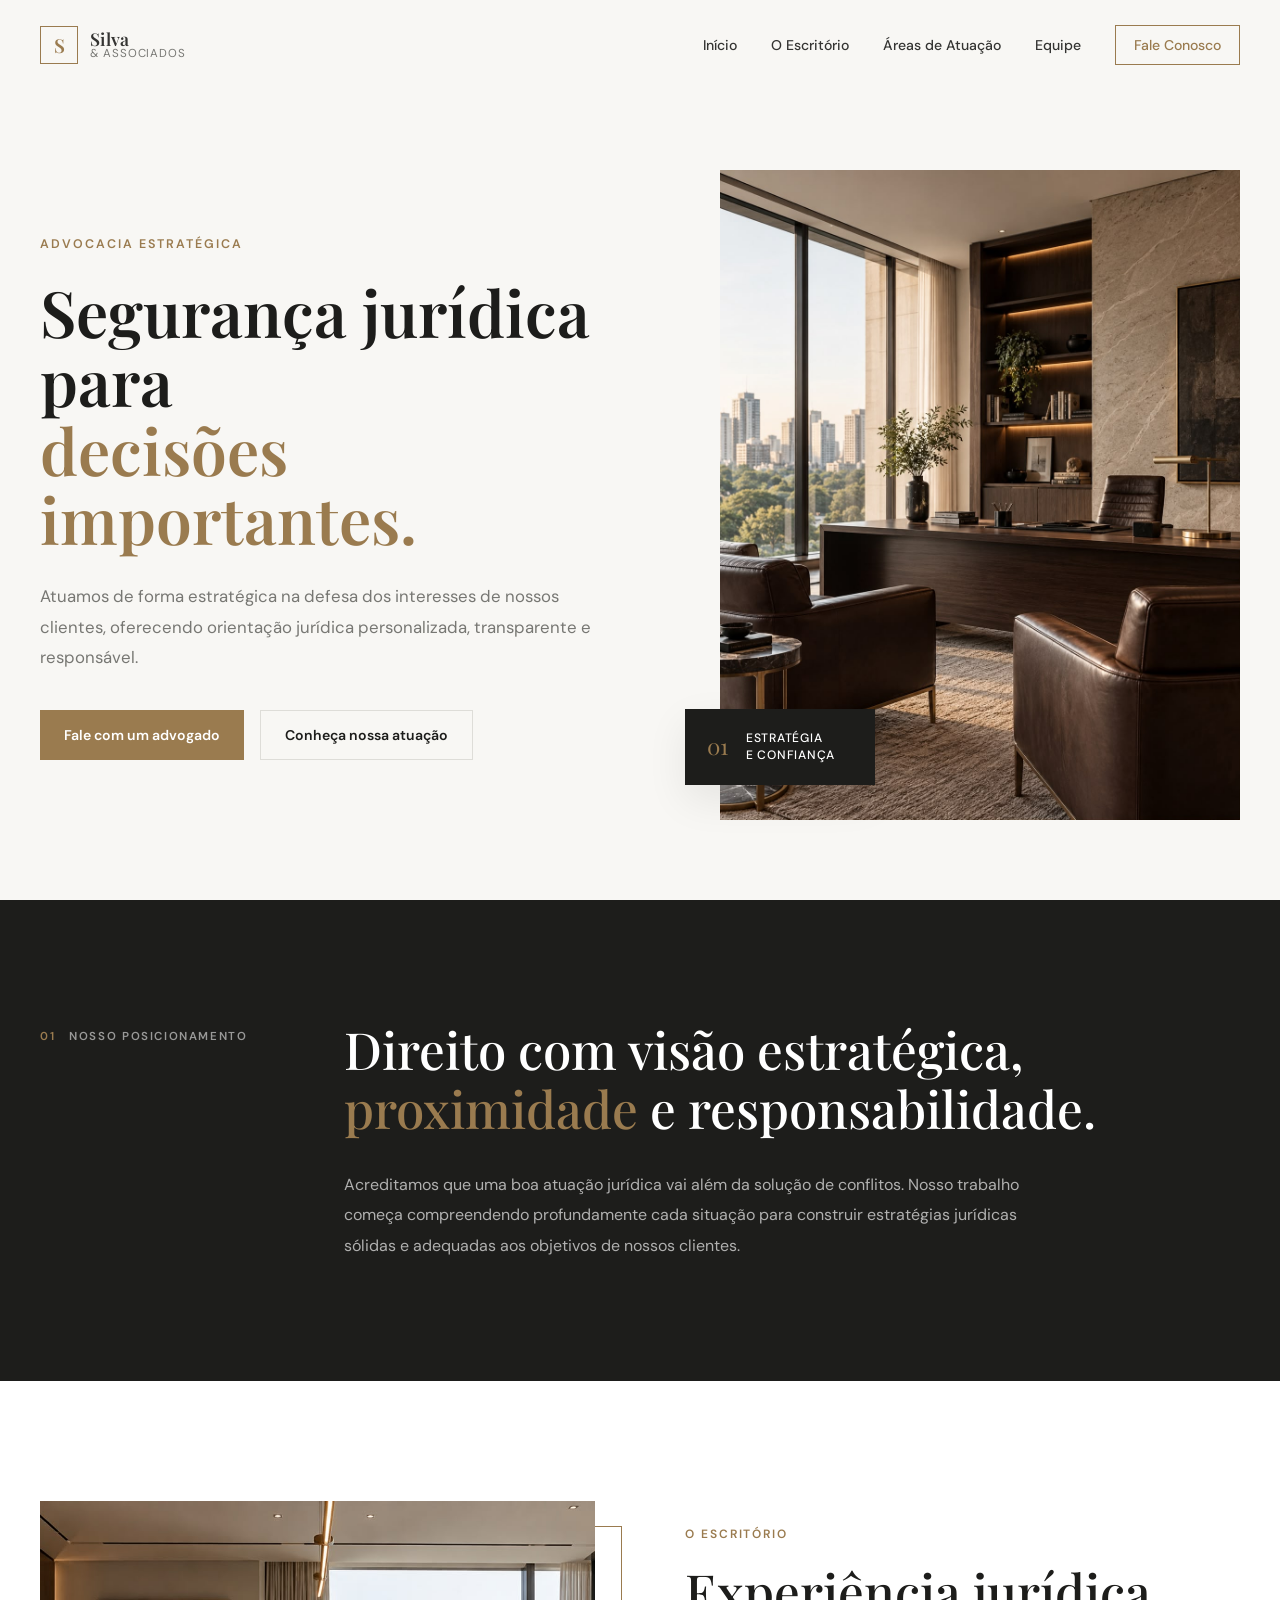
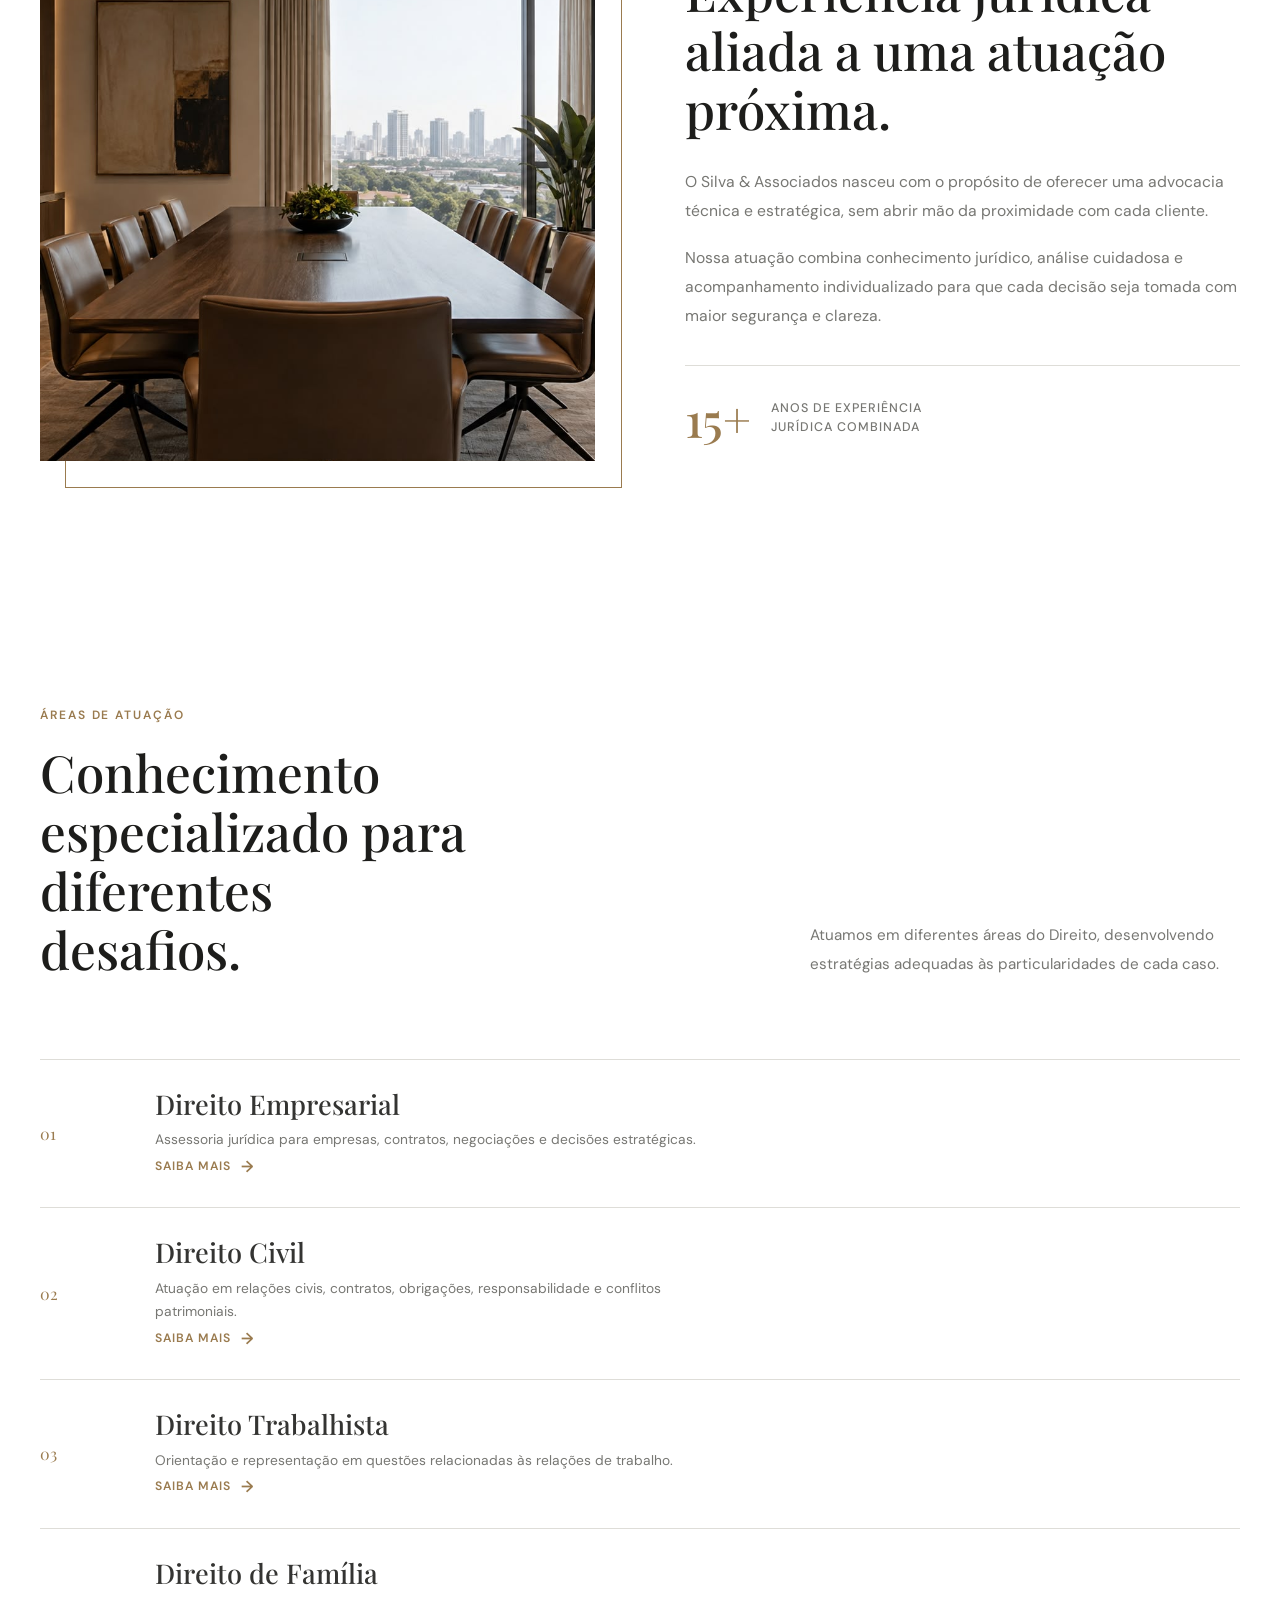
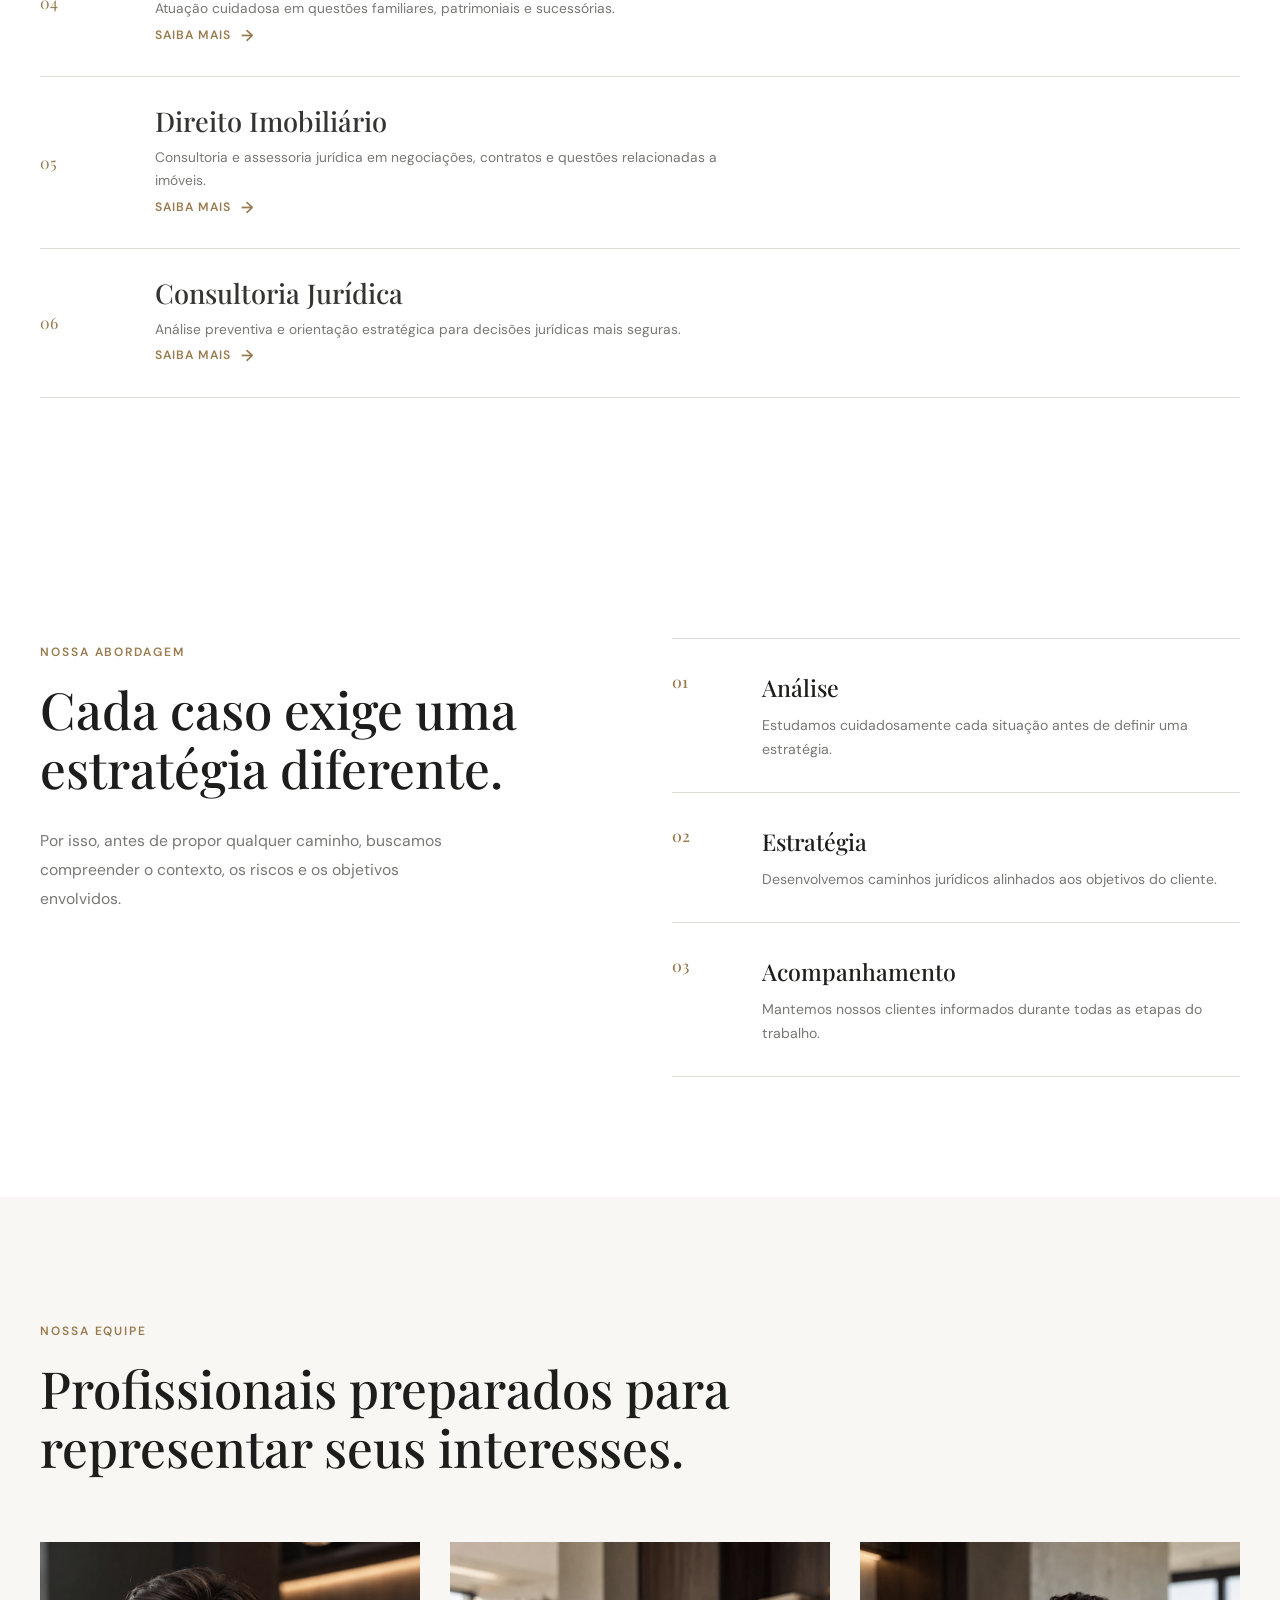
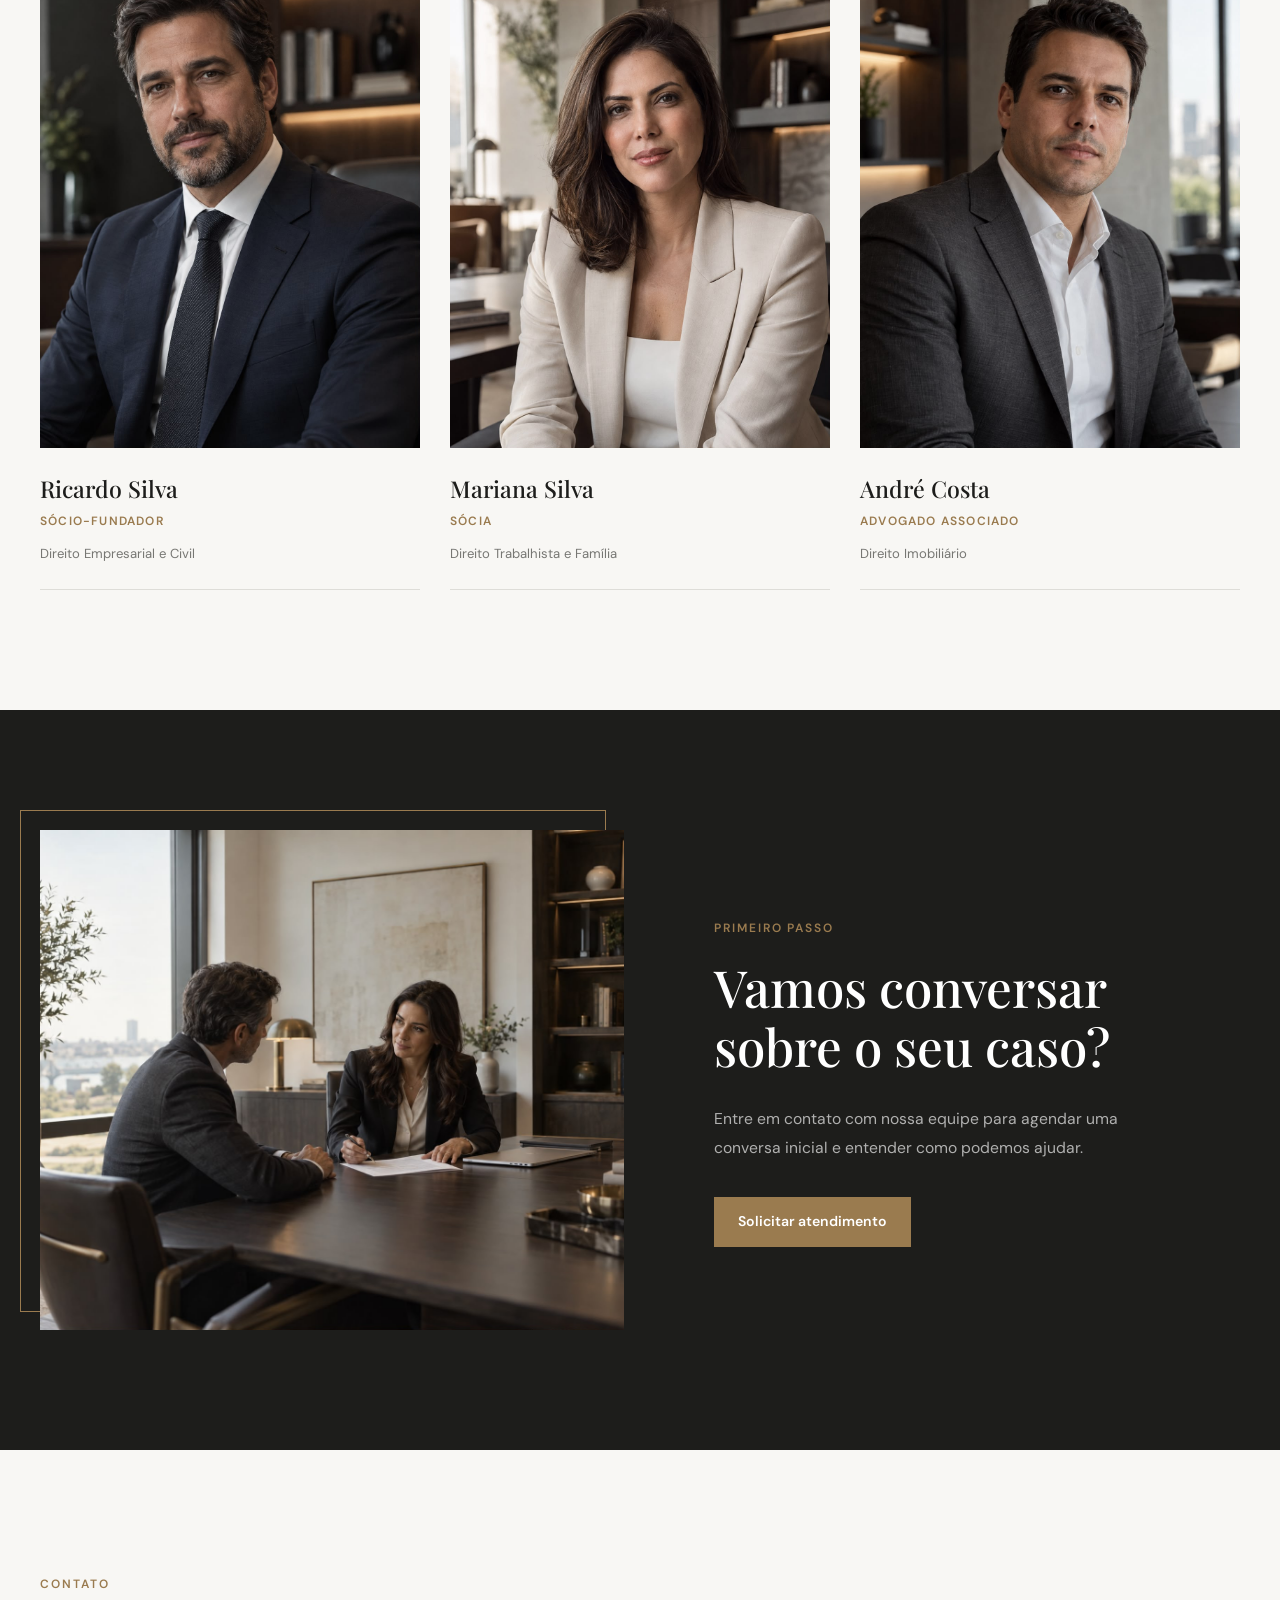
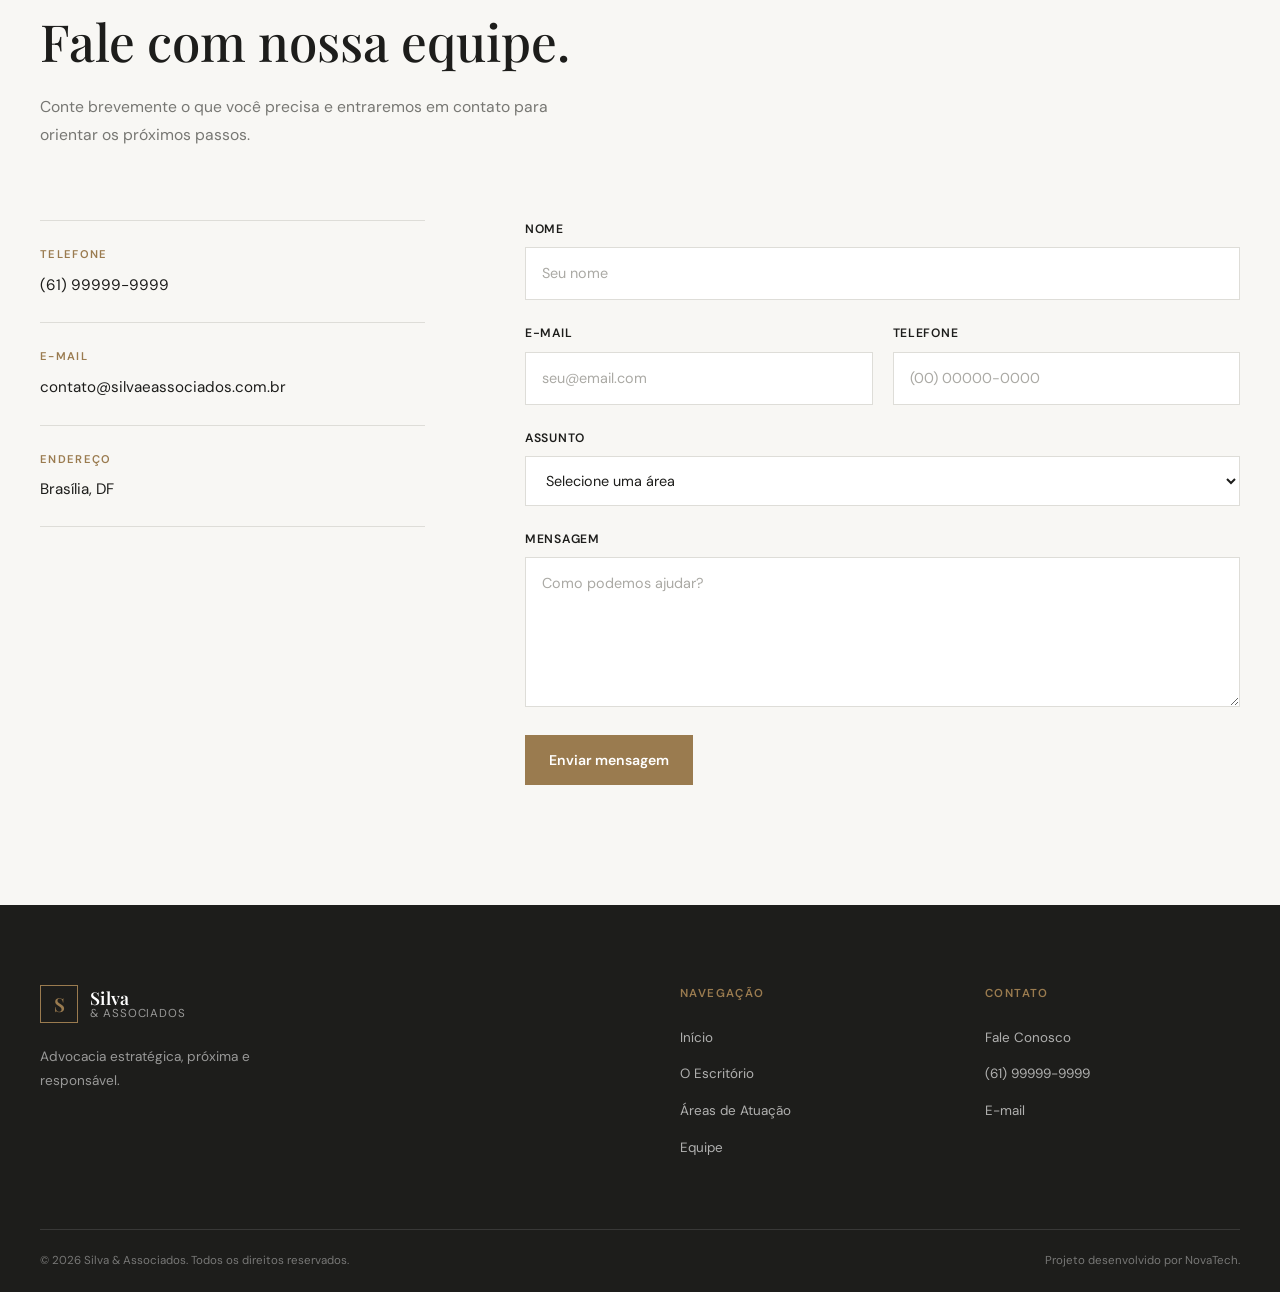
<file: SilvaAssociados/index.html>
<!doctype html>
<html lang="pt-BR">
  <head>
    <meta charset="UTF-8" />
    <meta name="viewport" content="width=device-width, initial-scale=1.0" />

    <meta
      name="description"
      content="Silva & Associados — escritório de advocacia especializado em soluções jurídicas estratégicas."
    />

    <title>Silva & Associados | Advocacia</title>

    <!-- Google Fonts -->
    <link rel="preconnect" href="https://fonts.googleapis.com" />
    <link rel="preconnect" href="https://fonts.gstatic.com" crossorigin />

    <link
      href="https://fonts.googleapis.com/css2?family=DM+Sans:wght@400;500;600;700&family=Playfair+Display:wght@500;600;700&display=swap"
      rel="stylesheet"
    />

    <!-- CSS -->
    <link rel="stylesheet" href="css/style.css" />
  </head>

  <body>
    <!-- ========================================
         HEADER
    ======================================== -->

    <header class="header" id="header">
      <div class="container header-container">
        <a href="#inicio" class="logo">
          <span class="logo-mark">S</span>

          <span class="logo-text">
            <strong>Silva</strong>
            <span>& Associados</span>
          </span>
        </a>

        <nav class="nav" id="nav">
          <ul class="nav-list">
            <li class="nav-item">
              <a href="#inicio" class="nav-link">Início</a>
            </li>

            <li class="nav-item">
              <a href="#escritorio" class="nav-link">O Escritório</a>
            </li>

            <li class="nav-item">
              <a href="#atuacao" class="nav-link">Áreas de Atuação</a>
            </li>

            <li class="nav-item">
              <a href="#equipe" class="nav-link">Equipe</a>
            </li>

            <li class="nav-item">
              <a href="#contato" class="nav-link nav-link-contact">
                Fale Conosco
              </a>
            </li>
          </ul>
        </nav>

        <button
          class="menu-toggle"
          id="menu-toggle"
          type="button"
          aria-label="Abrir menu"
          aria-expanded="false"
          aria-controls="nav"
        >
          <span class="menu-line"></span>
          <span class="menu-line"></span>
          <span class="menu-line"></span>
        </button>
      </div>
    </header>

    <main>
      <!-- ========================================
             HERO
        ======================================== -->

      <section class="hero" id="inicio">
        <div class="container hero-container">
          <div class="hero-content reveal">
            <span class="hero-eyebrow">ADVOCACIA ESTRATÉGICA</span>

            <h1 class="hero-title">
              Segurança jurídica para
              <span>decisões importantes.</span>
            </h1>

            <p class="hero-description">
              Atuamos de forma estratégica na defesa dos interesses de nossos
              clientes, oferecendo orientação jurídica personalizada,
              transparente e responsável.
            </p>

            <div class="hero-actions">
              <a href="#contato" class="button button-primary">
                Fale com um advogado
              </a>

              <a href="#atuacao" class="button button-secondary">
                Conheça nossa atuação
              </a>
            </div>
          </div>

          <div class="hero-visual reveal reveal-delay-1">
            <div class="hero-image-wrapper">
              <img
                src="assets/images/hero-law.jpg"
                alt="Ambiente sofisticado de escritório de advocacia"
                class="hero-image"
              />

              <div class="hero-image-card">
                <span class="hero-card-number">01</span>

                <span class="hero-card-text">
                  Estratégia
                  <br />
                  e confiança
                </span>
              </div>
            </div>
          </div>
        </div>
      </section>

      <!-- ========================================
             INTRODUÇÃO / POSICIONAMENTO
        ======================================== -->

      <section class="statement section">
        <div class="container statement-container">
          <div class="statement-label reveal">
            <span>01</span>
            <span>Nosso posicionamento</span>
          </div>

          <div class="statement-content reveal reveal-delay-1">
            <h2 class="section-title">
              Direito com visão estratégica,
              <em>proximidade</em>
              e responsabilidade.
            </h2>

            <p class="statement-text">
              Acreditamos que uma boa atuação jurídica vai além da solução de
              conflitos. Nosso trabalho começa compreendendo profundamente cada
              situação para construir estratégias jurídicas sólidas e adequadas
              aos objetivos de nossos clientes.
            </p>
          </div>
        </div>
      </section>

      <!-- ========================================
             O ESCRITÓRIO
        ======================================== -->

      <section class="office section" id="escritorio">
        <div class="container office-container">
          <div class="office-image reveal">
            <img
              src="assets/images/office.jpg"
              alt="Interior do escritório Silva & Associados"
              class="office-image-photo"
            />
          </div>

          <div class="office-content reveal reveal-delay-1">
            <span class="section-eyebrow">O ESCRITÓRIO</span>

            <h2 class="section-title">
              Experiência jurídica aliada a uma atuação próxima.
            </h2>

            <p class="office-text">
              O Silva & Associados nasceu com o propósito de oferecer uma
              advocacia técnica e estratégica, sem abrir mão da proximidade com
              cada cliente.
            </p>

            <p class="office-text">
              Nossa atuação combina conhecimento jurídico, análise cuidadosa e
              acompanhamento individualizado para que cada decisão seja tomada
              com maior segurança e clareza.
            </p>

            <div class="office-highlight">
              <span class="office-highlight-number">15+</span>

              <span class="office-highlight-text">
                anos de experiência
                <br />
                jurídica combinada
              </span>
            </div>
          </div>
        </div>
      </section>

      <!-- ========================================
             ÁREAS DE ATUAÇÃO
        ======================================== -->

      <section class="practice section" id="atuacao">
        <div class="container">
          <div class="practice-header reveal">
            <div class="section-heading">
              <span class="section-eyebrow">ÁREAS DE ATUAÇÃO</span>

              <h2 class="section-title">
                Conhecimento especializado para diferentes desafios.
              </h2>
            </div>

            <p class="practice-intro">
              Atuamos em diferentes áreas do Direito, desenvolvendo estratégias
              adequadas às particularidades de cada caso.
            </p>
          </div>

          <div class="practice-grid">
            <article class="practice-card reveal">
              <span class="practice-number">01</span>

              <div class="practice-card-content">
                <h3 class="practice-title">Direito Empresarial</h3>

                <p class="practice-description">
                  Assessoria jurídica para empresas, contratos, negociações e
                  decisões estratégicas.
                </p>

                <a href="#contato" class="practice-link">
                  Saiba mais
                  <span aria-hidden="true">→</span>
                </a>
              </div>
            </article>

            <article class="practice-card reveal reveal-delay-1">
              <span class="practice-number">02</span>

              <div class="practice-card-content">
                <h3 class="practice-title">Direito Civil</h3>

                <p class="practice-description">
                  Atuação em relações civis, contratos, obrigações,
                  responsabilidade e conflitos patrimoniais.
                </p>

                <a href="#contato" class="practice-link">
                  Saiba mais
                  <span aria-hidden="true">→</span>
                </a>
              </div>
            </article>

            <article class="practice-card reveal reveal-delay-2">
              <span class="practice-number">03</span>

              <div class="practice-card-content">
                <h3 class="practice-title">Direito Trabalhista</h3>

                <p class="practice-description">
                  Orientação e representação em questões relacionadas às
                  relações de trabalho.
                </p>

                <a href="#contato" class="practice-link">
                  Saiba mais
                  <span aria-hidden="true">→</span>
                </a>
              </div>
            </article>

            <article class="practice-card reveal">
              <span class="practice-number">04</span>

              <div class="practice-card-content">
                <h3 class="practice-title">Direito de Família</h3>

                <p class="practice-description">
                  Atuação cuidadosa em questões familiares, patrimoniais e
                  sucessórias.
                </p>

                <a href="#contato" class="practice-link">
                  Saiba mais
                  <span aria-hidden="true">→</span>
                </a>
              </div>
            </article>

            <article class="practice-card reveal reveal-delay-1">
              <span class="practice-number">05</span>

              <div class="practice-card-content">
                <h3 class="practice-title">Direito Imobiliário</h3>

                <p class="practice-description">
                  Consultoria e assessoria jurídica em negociações, contratos e
                  questões relacionadas a imóveis.
                </p>

                <a href="#contato" class="practice-link">
                  Saiba mais
                  <span aria-hidden="true">→</span>
                </a>
              </div>
            </article>

            <article class="practice-card reveal reveal-delay-2">
              <span class="practice-number">06</span>

              <div class="practice-card-content">
                <h3 class="practice-title">Consultoria Jurídica</h3>

                <p class="practice-description">
                  Análise preventiva e orientação estratégica para decisões
                  jurídicas mais seguras.
                </p>

                <a href="#contato" class="practice-link">
                  Saiba mais
                  <span aria-hidden="true">→</span>
                </a>
              </div>
            </article>
          </div>
        </div>
      </section>

      <!-- ========================================
             DIFERENCIAL
        ======================================== -->

      <section class="approach section">
        <div class="container approach-container">
          <div class="approach-content reveal">
            <span class="section-eyebrow">NOSSA ABORDAGEM</span>

            <h2 class="section-title">
              Cada caso exige uma estratégia diferente.
            </h2>

            <p class="approach-text">
              Por isso, antes de propor qualquer caminho, buscamos compreender o
              contexto, os riscos e os objetivos envolvidos.
            </p>
          </div>

          <div class="approach-list">
            <div class="approach-item reveal reveal-delay-1">
              <span class="approach-item-number">01</span>

              <div>
                <h3>Análise</h3>

                <p>
                  Estudamos cuidadosamente cada situação antes de definir uma
                  estratégia.
                </p>
              </div>
            </div>

            <div class="approach-item reveal reveal-delay-2">
              <span class="approach-item-number">02</span>

              <div>
                <h3>Estratégia</h3>

                <p>
                  Desenvolvemos caminhos jurídicos alinhados aos objetivos do
                  cliente.
                </p>
              </div>
            </div>

            <div class="approach-item reveal reveal-delay-3">
              <span class="approach-item-number">03</span>

              <div>
                <h3>Acompanhamento</h3>

                <p>
                  Mantemos nossos clientes informados durante todas as etapas do
                  trabalho.
                </p>
              </div>
            </div>
          </div>
        </div>
      </section>

      <!-- ========================================
             EQUIPE
        ======================================== -->

      <section class="team section" id="equipe">
        <div class="container">
          <div class="team-header reveal">
            <span class="section-eyebrow">NOSSA EQUIPE</span>

            <h2 class="section-title">
              Profissionais preparados para representar seus interesses.
            </h2>
          </div>

          <div class="team-grid">
            <article class="team-card reveal">
              <div class="team-image-wrapper">
                <img
                  src="assets/images/lawyer-1.jpg"
                  alt="Advogado do escritório Silva & Associados"
                  class="team-image"
                />
              </div>

              <div class="team-info">
                <h3 class="team-name">Ricardo Silva</h3>

                <p class="team-role">Sócio-fundador</p>

                <span class="team-specialty">Direito Empresarial e Civil</span>
              </div>
            </article>

            <article class="team-card reveal reveal-delay-1">
              <div class="team-image-wrapper">
                <img
                  src="assets/images/lawyer-2.jpg"
                  alt="Advogada do escritório Silva & Associados"
                  class="team-image"
                />
              </div>

              <div class="team-info">
                <h3 class="team-name">Mariana Silva</h3>

                <p class="team-role">Sócia</p>

                <span class="team-specialty">
                  Direito Trabalhista e Família
                </span>
              </div>
            </article>

            <article class="team-card reveal reveal-delay-2">
              <div class="team-image-wrapper">
                <img
                  src="assets/images/lawyer-3.jpg"
                  alt="Advogado do escritório Silva & Associados"
                  class="team-image"
                />
              </div>

              <div class="team-info">
                <h3 class="team-name">André Costa</h3>

                <p class="team-role">Advogado associado</p>

                <span class="team-specialty">Direito Imobiliário</span>
              </div>
            </article>
          </div>
        </div>
      </section>

      <!-- ========================================
             CTA / CONSULTA
        ======================================== -->

      <section class="consultation section">
        <div class="container consultation-container">
          <div class="consultation-image reveal">
            <img
              src="assets/images/consultation.jpg"
              alt="Atendimento jurídico no escritório"
              class="consultation-image-photo"
            />
          </div>

          <div class="consultation-content reveal reveal-delay-1">
            <span class="section-eyebrow">PRIMEIRO PASSO</span>

            <h2 class="section-title">Vamos conversar sobre o seu caso?</h2>

            <p class="consultation-text">
              Entre em contato com nossa equipe para agendar uma conversa
              inicial e entender como podemos ajudar.
            </p>

            <a href="#contato" class="button button-primary">
              Solicitar atendimento
            </a>
          </div>
        </div>
      </section>

      <!-- ========================================
             CONTATO
        ======================================== -->

      <section class="contact section" id="contato">
        <div class="container contact-container">
          <div class="contact-intro reveal">
            <span class="section-eyebrow">CONTATO</span>

            <h2 class="section-title">Fale com nossa equipe.</h2>

            <p class="contact-description">
              Conte brevemente o que você precisa e entraremos em contato para
              orientar os próximos passos.
            </p>
          </div>

          <div class="contact-content">
            <div class="contact-details reveal reveal-delay-1">
              <div class="contact-detail">
                <span class="contact-detail-label">Telefone</span>

                <a href="tel:+5561999999999" class="contact-detail-value">
                  (61) 99999-9999
                </a>
              </div>

              <div class="contact-detail">
                <span class="contact-detail-label">E-mail</span>

                <a
                  href="mailto:contato@silvaeassociados.com.br"
                  class="contact-detail-value"
                >
                  contato@silvaeassociados.com.br
                </a>
              </div>

              <div class="contact-detail">
                <span class="contact-detail-label">Endereço</span>

                <address class="contact-detail-value">Brasília, DF</address>
              </div>
            </div>

            <form class="contact-form reveal reveal-delay-2" id="contact-form">
              <div class="form-group">
                <label for="name">Nome</label>

                <input
                  type="text"
                  id="name"
                  name="name"
                  placeholder="Seu nome"
                  autocomplete="name"
                  required
                />
              </div>

              <div class="form-row">
                <div class="form-group">
                  <label for="email">E-mail</label>

                  <input
                    type="email"
                    id="email"
                    name="email"
                    placeholder="seu@email.com"
                    autocomplete="email"
                    required
                  />
                </div>

                <div class="form-group">
                  <label for="phone">Telefone</label>

                  <input
                    type="tel"
                    id="phone"
                    name="phone"
                    placeholder="(00) 00000-0000"
                    autocomplete="tel"
                    required
                  />
                </div>
              </div>

              <div class="form-group">
                <label for="subject">Assunto</label>

                <select id="subject" name="subject" required>
                  <option value="" selected disabled>Selecione uma área</option>

                  <option value="empresarial">Direito Empresarial</option>

                  <option value="civil">Direito Civil</option>

                  <option value="trabalhista">Direito Trabalhista</option>

                  <option value="familia">Direito de Família</option>

                  <option value="imobiliario">Direito Imobiliário</option>

                  <option value="consultoria">Consultoria Jurídica</option>

                  <option value="outro">Outro assunto</option>
                </select>
              </div>

              <div class="form-group">
                <label for="message">Mensagem</label>

                <textarea
                  id="message"
                  name="message"
                  rows="5"
                  placeholder="Como podemos ajudar?"
                  required
                ></textarea>
              </div>

              <button type="submit" class="button button-primary form-submit">
                Enviar mensagem
              </button>

              <div class="form-success" id="form-success" aria-hidden="true">
                <span class="form-success-icon">✓</span>

                <div>
                  <h3>Mensagem enviada.</h3>

                  <p>Obrigado pelo contato. Nossa equipe retornará em breve.</p>
                </div>
              </div>
            </form>
          </div>
        </div>
      </section>
    </main>

    <!-- ========================================
         FOOTER
    ======================================== -->

    <footer class="footer">
      <div class="container footer-container">
        <div class="footer-brand">
          <a href="#inicio" class="logo footer-logo">
            <span class="logo-mark">S</span>

            <span class="logo-text">
              <strong>Silva</strong>
              <span>& Associados</span>
            </span>
          </a>

          <p class="footer-description">
            Advocacia estratégica, próxima e responsável.
          </p>
        </div>

        <div class="footer-links">
          <div class="footer-column">
            <h3 class="footer-title">Navegação</h3>

            <ul>
              <li>
                <a href="#inicio">Início</a>
              </li>

              <li>
                <a href="#escritorio">O Escritório</a>
              </li>

              <li>
                <a href="#atuacao">Áreas de Atuação</a>
              </li>

              <li>
                <a href="#equipe">Equipe</a>
              </li>
            </ul>
          </div>

          <div class="footer-column">
            <h3 class="footer-title">Contato</h3>

            <ul>
              <li>
                <a href="#contato">Fale Conosco</a>
              </li>

              <li>
                <a href="tel:+5561999999999">(61) 99999-9999</a>
              </li>

              <li>
                <a href="mailto:contato@silvaeassociados.com.br">E-mail</a>
              </li>
            </ul>
          </div>
        </div>
      </div>

      <div class="container footer-bottom">
        <p>© 2026 Silva & Associados. Todos os direitos reservados.</p>

        <p>Projeto desenvolvido por NovaTech.</p>
      </div>
    </footer>

    <!-- JavaScript -->
    <script src="js/script.js"></script>
  </body>
</html>
</file>
<file: css/style.css>
/* ==========================
   RESET
========================== */

* {
  margin: 0;
  padding: 0;
  box-sizing: border-box;
}

/* ==========================
   VARIÁVEIS
========================== */

:root {
  /* Cores */
  --color-primary: #2563eb;
  --color-primary-dark: #1d4ed8;

  --color-background: #ffffff;
  --color-surface: #f8fafc;

  --color-text: #1e293b;
  --color-text-light: #64748b;

  /* Layout */
  --container-width: 1120px;
  --section-padding: 80px;

  /* Border Radius */
  --radius-sm: 8px;
  --radius-md: 16px;

  /* Sombras */
  --shadow: 0 10px 25px rgba(0, 0, 0, 0.08);
  --shadow-button-hover: 0 14px 30px rgba(0, 0, 0, 0.2);

  /* Transições */
  --transition: 0.3s ease;

  /* Reveal */
  --reveal-distance: 40px;
  --reveal-duration: 0.6s;

  /* Hover */
  --hover-distance: 0px;
}

/* ==========================
   BASE
========================== */

html {
  scroll-behavior: smooth;
}

body {
  font-family: "Inter", sans-serif;

  background-color: var(--color-background);
  color: var(--color-text);

  line-height: 1.6;
}

img {
  display: block;
  max-width: 100%;
}

/* ==========================
   LAYOUT
========================== */

.container {
  width: min(var(--container-width), 90%);
  margin-inline: auto;
}

/* ==========================
   BOTÕES
========================== */

.btn-primary {
  display: inline-block;

  padding: 14px 28px;

  background-color: var(--color-primary);
  color: #fff;

  text-decoration: none;
  font-weight: 600;

  border-radius: var(--radius-sm);

  transition:
    background-color var(--transition),
    transform var(--transition),
    box-shadow var(--transition);

  transform: translateY(var(--hover-distance));
}

.btn-primary:hover {
  background-color: var(--color-primary-dark);

  --hover-distance: -2px;
}

.btn-secondary {
  display: inline-block;

  color: var(--color-primary);

  text-decoration: none;
  font-weight: 600;

  transition: color var(--transition);
}

.btn-secondary:hover {
  color: var(--color-primary-dark);
}

.btn-cta {
  display: inline-flex;

  justify-content: center;
  align-items: center;

  padding: 16px 36px;

  background-color: var(--color-background);
  color: var(--color-primary);

  border-radius: 12px;

  text-decoration: none;
  font-weight: 600;

  cursor: pointer;

  transition:
    background-color var(--transition),
    transform var(--transition),
    box-shadow var(--transition);

  transform: translateY(var(--hover-distance));
}

.btn-cta:hover {
  background-color: #f8fafc;

  --hover-distance: -3px;

  box-shadow: var(--shadow-button-hover);
}

/* ==========================
   HEADER
========================== */

header {
  padding: 24px 0;
}

header nav {
  display: flex;

  justify-content: space-between;
  align-items: center;
}

header ul {
  display: flex;

  gap: 32px;

  list-style: none;
}

header a {
  color: var(--color-text);

  text-decoration: none;
  font-weight: 500;

  transition: color var(--transition);
}

header a:hover {
  color: var(--color-primary);
}

.logo h2 {
  color: var(--color-primary);

  font-size: 1.8rem;
  font-weight: 700;
}

.menu-toggle {
  display: none;

  background: none;
  border: none;

  cursor: pointer;

  font-size: 2rem;
  color: var(--color-text);

  transition: color var(--transition);

  position: relative;
  z-index: 1001;
}

/* ==========================
   HERO
========================== */

#hero {
  padding: var(--section-padding) 0;
}

#hero .container {
  display: grid;

  grid-template-columns: 1fr 1fr;

  align-items: center;

  gap: 64px;
}

#hero span {
  display: inline-block;

  margin-bottom: 20px;

  color: var(--color-primary);

  font-size: 0.95rem;
  font-weight: 600;
}

#hero h1 {
  max-width: 10ch;

  margin-bottom: 24px;

  font-size: 4rem;
  line-height: 1.1;
}

#hero p {
  max-width: 55ch;

  margin-bottom: 32px;

  color: var(--color-text-light);

  font-size: 1.15rem;
}

#hero ul {
  display: flex;

  flex-direction: column;

  gap: 12px;

  margin-top: 32px;

  list-style: none;
}

#hero li {
  color: var(--color-text-light);

  font-weight: 500;
}

/* ==========================
   HERO IMAGE
========================== */

.hero-image {
  display: flex;

  justify-content: center;
  align-self: center;

  transform: translateY(-25px);
}

.hero-image img {
  width: 100%;
  max-width: 520px;

  box-shadow: var(--shadow);
}

/* ==========================
   SOBRE
========================== */

#sobre {
  background-color: var(--color-surface);

  padding: var(--section-padding) 0;
}

.section-title {
  margin-bottom: 20px;

  font-size: 2.5rem;

  text-align: center;
}

.section-description {
  max-width: 700px;

  margin: 0 auto 64px;

  color: var(--color-text-light);

  text-align: center;
}

/* ==========================
   SOBRE CARDS
========================== */

.about-cards {
  display: grid;

  grid-template-columns: repeat(3, 1fr);

  gap: 32px;

  margin-top: 48px;
}

.about-cards article {
  padding: 32px;

  background-color: #fff;

  border-radius: var(--radius-md);

  box-shadow: var(--shadow);

  transition:
    transform var(--transition),
    box-shadow var(--transition);

  transform: translateY(var(--hover-distance));
}

.about-cards article:hover {
  --hover-distance: -6px;
}

.about-cards h3 {
  margin-bottom: 16px;

  color: var(--color-primary);
}

.about-cards p {
  color: var(--color-text-light);

  line-height: 1.7;
}

/* ==========================
   SERVIÇOS
========================== */

#servicos {
  padding: var(--section-padding) 0;
}

.services-grid {
  display: grid;

  grid-template-columns: repeat(3, 1fr);

  gap: 32px;
}

.service-card {
  padding: 36px 32px;

  background-color: #fff;

  border-radius: var(--radius-md);

  box-shadow: var(--shadow);

  transition:
    transform var(--transition),
    box-shadow var(--transition);

  transform: translateY(var(--hover-distance));
}

.service-card:hover {
  --hover-distance: -8px;
}

.service-icon {
  margin-bottom: 32px;

  font-size: 2rem;
}

.service-card h3 {
  margin-bottom: 16px;

  color: var(--color-primary);
}

.service-card p {
  color: var(--color-text-light);

  line-height: 1.7;
}

/* ==========================
   PROJETOS
========================== */

#projetos {
  background-color: var(--color-surface);

  padding: var(--section-padding) 0;
}

.projects-grid {
  display: grid;

  grid-template-columns: repeat(3, 1fr);

  gap: 32px;
}

.project-card {
  display: flex;

  flex-direction: column;

  overflow: hidden;

  background-color: #fff;

  border-radius: var(--radius-md);

  box-shadow: var(--shadow);

  transition:
    transform var(--transition),
    box-shadow var(--transition);

  transform: translateY(var(--hover-distance));
}

.project-card:hover {
  --hover-distance: -8px;
}

.project-image {
  width: 100%;

  height: 220px;

  object-fit: cover;
}

.project-title {
  margin: 24px 24px 16px;
}

.project-description {
  flex-grow: 1;

  margin: 0 24px 24px;

  color: var(--color-text-light);

  line-height: 1.7;
}

.project-card .btn-secondary {
  align-self: flex-start;

  margin: 0 24px 24px;
}

/* ==========================
   DEPOIMENTOS
========================== */

#depoimentos {
  padding: var(--section-padding) 0;
}

.testimonials-header {
  max-width: 700px;

  margin: 0 auto 64px;

  text-align: center;
}

.testimonials-grid {
  display: grid;

  grid-template-columns: repeat(3, 1fr);

  gap: 32px;
}

.testimonial-card {
  display: flex;

  flex-direction: column;

  padding: 32px;

  background-color: #fff;

  border-radius: var(--radius-md);

  box-shadow: var(--shadow);

  transition:
    transform var(--transition),
    box-shadow var(--transition);

  transform: translateY(var(--hover-distance));
}

.testimonial-card:hover {
  --hover-distance: -8px;
}

.testimonial-text {
  flex-grow: 1;

  margin-bottom: 32px;

  color: var(--color-text-light);

  line-height: 1.8;

  font-style: italic;
}

.testimonial-text::before {
  content: "“";

  color: var(--color-primary);

  font-size: 3rem;

  line-height: 0;
}

.testimonial-info {
  display: flex;

  flex-direction: column;

  gap: 4px;
}

.testimonial-author {
  color: var(--color-primary);
}

.testimonial-role {
  color: var(--color-text-light);

  font-size: 0.95rem;
}

/* ==========================
   CTA
========================== */

#cta {
  padding: var(--section-padding) 0;

  background-color: var(--color-primary);

  text-align: center;
}

#cta h2 {
  margin-bottom: 24px;

  color: #fff;

  font-size: 2.7rem;
}

#cta p {
  max-width: 650px;

  margin: 0 auto 48px;

  color: rgba(255, 255, 255, 0.85);

  line-height: 1.8;
}
/* ==========================
   FOOTER
========================== */

footer {
  padding: 64px 0 24px;

  background-color: #0f172a;
  color: #fff;

  box-shadow: 0 -10px 30px rgba(0, 0, 0, 0.08);
}

.footer-content {
  display: flex;

  justify-content: space-between;
  align-items: flex-start;

  gap: 80px;

  margin-bottom: 48px;
}

.footer-logo {
  max-width: 320px;
}

.footer-logo h2 {
  margin-bottom: 16px;

  font-size: 2rem;
}

.footer-logo p {
  color: rgba(255, 255, 255, 0.75);

  line-height: 1.7;
}

.footer-links {
  display: flex;

  flex-direction: column;

  gap: 16px;
}

.footer-links h3,
.footer-contact h3 {
  margin-bottom: 20px;

  color: #fff;

  font-size: 1.1rem;
}

.footer-links a {
  display: inline-block;

  color: rgba(255, 255, 255, 0.8);

  text-decoration: none;

  transition: color var(--transition);
}

.footer-links a:hover {
  color: #fff;
}

.footer-contact p {
  margin-bottom: 10px;

  color: rgba(255, 255, 255, 0.75);
}

.footer-bottom {
  padding-top: 24px;

  border-top: 1px solid rgba(255, 255, 255, 0.1);

  text-align: center;
}

.footer-bottom p {
  color: rgba(255, 255, 255, 0.6);

  font-size: 0.9rem;
}

/* ==========================
   HEADER SCROLL
========================== */

.header-scroll {
  position: sticky;

  top: 0;

  padding: 16px 0;

  background-color: rgba(255, 255, 255, 0.95);

  backdrop-filter: blur(12px);

  box-shadow: 0 12px 30px rgba(15, 23, 42, 0.12);

  border-radius: 0 0 24px 24px;

  transition:
    padding var(--transition),
    background-color var(--transition),
    box-shadow var(--transition);

  z-index: 1000;
}

/* ==========================
   RESPONSIVIDADE
========================== */

@media (max-width: 768px) {
  header ul {
    display: none;
  }

  .menu-toggle {
    display: block;
  }
}

/* ==========================
   MENU MOBILE
========================== */

@media (max-width: 768px) {
  header ul {
    display: flex;

    flex-direction: column;

    position: fixed;

    top: 0;
    left: 0;

    width: 100%;
    height: 100vh;

    padding: 120px 40px;

    gap: 32px;

    background-color: #fff;

    transform: translateY(-100%);

    opacity: 0;

    visibility: hidden;

    transition:
      transform 0.35s ease,
      opacity 0.2s ease,
      visibility 0s linear 0.35s;

    z-index: 999;
  }

  header ul.ativo {
    transform: translateY(0);

    opacity: 1;

    visibility: visible;

    transition:
      transform 0.35s ease,
      opacity 0.2s ease,
      visibility 0s linear 0s;
  }
}
/* ==========================
   SCROLL REVEAL
========================== */

.reveal {
  --reveal-distance: 40px;

  opacity: 0;

  transform: translateY(calc(var(--reveal-distance) + var(--hover-distance)));

  transition:
    opacity var(--reveal-duration) ease,
    transform var(--reveal-duration) ease;
}

.reveal.active {
  --reveal-distance: 0px;

  opacity: 1;
}

/* ==========================
   REVEAL DELAYS
========================== */

.reveal.delay-1 {
  transition-delay: 0.1s;
}

.reveal.delay-2 {
  transition-delay: 0.2s;
}

.reveal.delay-3 {
  transition-delay: 0.3s;
}

.reveal.delay-4 {
  transition-delay: 0.4s;
}

/* ==========================
   RESPONSIVIDADE FINAL
========================== */

@media (max-width: 900px) {
  #hero .container {
    grid-template-columns: 1fr;

    gap: 48px;

    text-align: center;
  }

  #hero h1 {
    margin-inline: auto;
  }

  #hero p {
    margin-inline: auto;
  }

  #hero ul {
    align-items: center;
  }

  .hero-image {
    transform: translateY(0);
  }

  .hero-image img {
    max-width: 460px;
  }

  .about-cards,
  .services-grid,
  .projects-grid,
  .testimonials-grid {
    grid-template-columns: repeat(2, 1fr);
  }

  .footer-content {
    gap: 48px;
  }
}

@media (max-width: 768px) {
  :root {
    --section-padding: 64px;
  }

  #hero h1 {
    font-size: 3.2rem;
  }

  #cta h2 {
    font-size: 2.3rem;
  }

  .about-cards,
  .services-grid,
  .projects-grid,
  .testimonials-grid {
    grid-template-columns: 1fr;
  }

  .footer-content {
    flex-direction: column;

    gap: 40px;
  }
}

@media (max-width: 480px) {
  #hero {
    padding: 56px 0;
  }

  #hero h1 {
    font-size: 2.6rem;
  }

  #hero p {
    font-size: 1rem;
  }

  #hero span {
    font-size: 0.85rem;
  }

  .hero-image img {
    max-width: 100%;
  }

  .about-cards article,
  .service-card,
  .testimonial-card {
    padding: 28px 24px;
  }

  #cta h2 {
    font-size: 2rem;
  }

  #cta p {
    margin-bottom: 36px;
  }

  .btn-cta {
    width: 100%;
  }

  .footer-logo {
    max-width: 100%;
  }
}
/* ==========================
   REVEAL + HOVER
========================== */

.service-card.reveal.active:hover {
  transform: translateY(-8px);
}

.project-card.reveal.active:hover {
  transform: translateY(-8px);
}

.testimonial-card.reveal.active:hover {
  transform: translateY(-8px);
}

.btn-cta.reveal.active:hover {
  transform: translateY(-3px);
}
</file>
<file: BellaMassaProjeto/css/style.css>
/* ======================================================
   BELLA MASSA
   RESTAURANTE ITALIANO
   ====================================================== */

/* ======================================================
   RESET
   ====================================================== */

* {
  margin: 0;
  padding: 0;
  box-sizing: border-box;
}

/* ======================================================
   VARIÁVEIS
   ====================================================== */

:root {
  /* Cores */

  --color-primary: #8f1d1d;
  --color-primary-dark: #701616;

  --color-accent: #c79a4a;

  --color-background: #fffaf3;
  --color-surface: #f4eadc;

  --color-white: #ffffff;

  --color-text: #2b211c;
  --color-text-light: #75665d;

  --color-dark: #211815;

  /* Layout */

  --container-width: 1120px;
  --section-padding: 96px;

  /* Bordas */

  --radius-sm: 8px;
  --radius-md: 16px;
  --radius-lg: 24px;

  /* Sombras */

  --shadow: 0 12px 30px rgba(43, 33, 28, 0.1);

  --shadow-hover: 0 18px 40px rgba(43, 33, 28, 0.16);

  /* Transições */

  --transition: 0.3s ease;

  --transition-hover: 0.22s ease;

  --reveal-duration: 0.6s;
}

/* ======================================================
   BASE
   ====================================================== */

html {
  scroll-behavior: smooth;
}

body {
  font-family: "Inter", sans-serif;

  background-color: var(--color-background);

  color: var(--color-text);

  line-height: 1.6;
}

img {
  display: block;

  width: 100%;

  max-width: 100%;
}

a {
  color: inherit;
}

button {
  font: inherit;
}

/* ======================================================
   LAYOUT
   ====================================================== */

.container {
  width: min(var(--container-width), 90%);

  margin-inline: auto;
}

/* ======================================================
   TIPOGRAFIA
   ====================================================== */

h1,
h2,
h3,
.logo {
  font-family: "DM Serif Display", serif;

  font-weight: 400;

  line-height: 1.15;
}

/* ======================================================
   EYEBROW
   ====================================================== */

.eyebrow {
  display: inline-block;

  margin-bottom: 18px;

  color: var(--color-accent);

  font-size: 0.85rem;

  font-weight: 700;

  letter-spacing: 0.12em;

  text-transform: uppercase;
}

/* ======================================================
   SEÇÕES
   ====================================================== */

.section-header {
  max-width: 700px;

  margin-inline: auto;

  margin-bottom: 56px;

  text-align: center;
}

.section-title {
  margin-bottom: 20px;

  color: var(--color-text);

  font-size: 3rem;
}

.section-description {
  color: var(--color-text-light);

  font-size: 1.05rem;

  line-height: 1.8;
}

/* ======================================================
   BOTÕES
   ====================================================== */

.btn {
  display: inline-flex;

  justify-content: center;
  align-items: center;

  min-height: 50px;

  padding: 14px 26px;

  border-radius: var(--radius-sm);

  text-decoration: none;

  font-weight: 600;

  cursor: pointer;

  transition:
    background-color var(--transition-hover),
    color var(--transition-hover),
    transform var(--transition-hover),
    box-shadow var(--transition-hover);
}

/* Botão principal */

.btn-primary {
  background-color: var(--color-primary);

  color: var(--color-white);
}

.btn-primary:hover {
  background-color: var(--color-primary-dark);

  transform: translateY(-3px);

  box-shadow: var(--shadow-hover);
}

/* Botão secundário */

.btn-secondary {
  border: 1px solid rgb(255, 255, 255);

  background-color: transparent;

  color: var(--color-white);
}

.btn-secondary:hover {
  background-color: var(--color-white);

  color: var(--color-primary);

  transform: translateY(-3px);
}

/* Link textual */

.text-link {
  display: inline-block;

  color: var(--color-primary);

  text-decoration: none;

  font-weight: 600;

  transition:
    color var(--transition-hover),
    transform var(--transition-hover);
}

.text-link:hover {
  color: var(--color-primary-dark);

  transform: translateX(4px);
}

/* ======================================================
   HEADER
   ====================================================== */

.site-header {
  position: relative;

  z-index: 1000;

  padding: 24px 0;

  background-color: var(--color-background);
}

.navbar {
  display: flex;

  justify-content: space-between;

  align-items: center;
}

.logo {
  color: var(--color-primary);

  font-size: 2rem;

  text-decoration: none;
}

.nav-menu {
  display: flex;

  align-items: center;

  gap: 32px;

  list-style: none;
}

.nav-menu a {
  color: var(--color-text);

  text-decoration: none;

  font-size: 0.95rem;

  font-weight: 600;

  transition: color var(--transition-hover);
}

.nav-menu a:hover {
  color: var(--color-primary);
}

/* Menu mobile */

.menu-toggle {
  display: none;

  border: none;

  background: transparent;

  color: var(--color-text);

  font-size: 1.8rem;

  cursor: pointer;

  position: relative;

  z-index: 1001;
}

/* ======================================================
   HERO
   ====================================================== */

.hero {
  min-height: 720px;

  display: flex;

  align-items: center;

  padding: var(--section-padding) 0;

  background-color: var(--color-background);
}

.hero .container {
  display: grid;

  grid-template-columns: 1fr 1fr;

  align-items: center;

  gap: 72px;
}

.hero-content {
  max-width: 600px;
}

.hero-title {
  max-width: 10ch;

  margin-bottom: 28px;

  color: var(--color-text);

  font-size: 4.5rem;
}

.hero-description {
  max-width: 55ch;

  margin-bottom: 36px;

  color: var(--color-text-light);

  font-size: 1.1rem;

  line-height: 1.8;
}

.hero-actions {
  display: flex;

  flex-wrap: wrap;

  gap: 16px;
}

.hero-image {
  overflow: hidden;

  border-radius: var(--radius-lg);

  box-shadow: var(--shadow);
}

.hero-image img {
  height: 600px;

  object-fit: cover;

  transition: transform 0.6s ease;
}

.hero-image:hover img {
  transform: scale(1.04);
}

/* ======================================================
   SOBRE
   ====================================================== */

.about {
  padding: var(--section-padding) 0;

  background-color: var(--color-surface);
}

.about-content {
  display: grid;

  grid-template-columns: 1fr 1fr;

  align-items: center;

  gap: 72px;
}

.about-image {
  overflow: hidden;

  border-radius: var(--radius-lg);

  box-shadow: var(--shadow);
}

.about-image img {
  height: 520px;

  object-fit: cover;

  transition: transform 0.6s ease;
}

.about-image:hover img {
  transform: scale(1.04);
}

.about-text h3 {
  margin-bottom: 20px;

  color: var(--color-primary);

  font-size: 2rem;
}

.about-text p {
  margin-bottom: 20px;

  color: var(--color-text-light);

  line-height: 1.8;
}

.about-text .text-link {
  margin-top: 12px;
}

/* ======================================================
   CARDÁPIO
   ====================================================== */

.menu-section {
  padding: var(--section-padding) 0;

  background-color: var(--color-background);
}

.menu-grid {
  display: grid;

  grid-template-columns: repeat(3, 1fr);

  gap: 32px;
}

.menu-card {
  overflow: hidden;

  background-color: var(--color-white);

  border-radius: var(--radius-md);

  box-shadow: var(--shadow);

  transition:
    transform var(--transition-hover),
    box-shadow var(--transition-hover);
}

.menu-card:hover {
  transform: translateY(-8px);

  box-shadow: var(--shadow-hover);
}

.menu-card-image {
  overflow: hidden;
}

.menu-card-image img {
  display: block;
  width: 100%;
  height: 240px;

  object-fit: cover;
  object-position: center center;

  transition: transform 0.6s ease;
}

.menu-card:hover .menu-card-image img {
  transform: scale(1.05);
}

.menu-card-content {
  padding: 28px;
}

.menu-card-header {
  display: flex;

  justify-content: space-between;

  align-items: flex-start;

  gap: 16px;

  margin-bottom: 14px;
}

.menu-card-header h3 {
  font-size: 1.45rem;
}

.menu-price {
  flex-shrink: 0;

  color: var(--color-primary);

  font-weight: 700;
}

.menu-card-content p {
  color: var(--color-text-light);

  line-height: 1.7;
}

.section-action {
  margin-top: 48px;

  text-align: center;
}

/* ======================================================
   EXPERIÊNCIA
   ====================================================== */

.experience {
  padding: var(--section-padding) 0;

  background-color: var(--color-surface);
}

.experience-grid {
  display: grid;

  grid-template-columns: 1fr 1fr;

  align-items: center;

  gap: 72px;
}

.experience-content {
  max-width: 560px;
}

.experience-content .section-title {
  margin-bottom: 28px;

  text-align: left;
}

.experience-content p {
  margin-bottom: 20px;

  color: var(--color-text-light);

  line-height: 1.8;
}

.experience-content .text-link {
  margin-top: 12px;
}

.experience-image {
  overflow: hidden;

  border-radius: var(--radius-lg);

  box-shadow: var(--shadow);
}

.experience-image img {
  height: 500px;

  object-fit: cover;

  transition: transform 0.6s ease;
}

.experience-image:hover img {
  transform: scale(1.04);
}

/* ======================================================
   DEPOIMENTOS
   ====================================================== */

.testimonials {
  padding: var(--section-padding) 0;

  background-color: var(--color-background);
}

.testimonial-grid {
  display: grid;

  grid-template-columns: repeat(3, 1fr);

  gap: 32px;
}

.testimonial-card {
  display: flex;

  flex-direction: column;

  min-height: 260px;

  padding: 32px;

  background-color: var(--color-white);

  border-radius: var(--radius-md);

  box-shadow: var(--shadow);

  transition:
    transform var(--transition-hover),
    box-shadow var(--transition-hover);
}

.testimonial-card:hover {
  transform: translateY(-8px);

  box-shadow: var(--shadow-hover);
}

.testimonial-text {
  flex-grow: 1;

  margin-bottom: 28px;

  color: var(--color-text-light);

  font-style: italic;

  line-height: 1.8;
}

.testimonial-author {
  display: flex;

  flex-direction: column;

  gap: 4px;
}

.testimonial-author strong {
  color: var(--color-primary);
}

.testimonial-author span {
  color: var(--color-text-light);

  font-size: 0.9rem;
}

/* ======================================================
   CTA
   ====================================================== */

.cta {
  padding: var(--section-padding) 0;

  background-color: var(--color-primary);

  text-align: center;
}

.cta-content {
  max-width: 760px;

  margin-inline: auto;
}

.cta .section-title {
  color: var(--color-white);
}

.cta p {
  max-width: 600px;

  margin: 0 auto 36px;

  color: rgba(255, 255, 255, 0.85);

  line-height: 1.8;
}

.cta .eyebrow {
  color: #e6c985;
}

.cta-actions {
  display: flex;

  justify-content: center;

  flex-wrap: wrap;

  gap: 16px;
}

.cta .btn-primary {
  background-color: var(--color-white);

  color: var(--color-primary);
}

.cta .btn-primary:hover {
  background-color: #f7f1e8;
}

/* ======================================================
   FOOTER
   ====================================================== */

.site-footer {
  padding: 64px 0 24px;

  background-color: var(--color-dark);

  color: var(--color-white);
}

.footer-grid {
  display: grid;

  grid-template-columns: 2fr 1fr 1fr;

  gap: 64px;

  margin-bottom: 48px;
}

.footer-brand {
  max-width: 320px;
}

.footer-brand .logo {
  display: inline-block;

  margin-bottom: 16px;

  color: var(--color-white);
}

.footer-brand p {
  color: rgba(255, 255, 255, 0.7);

  line-height: 1.7;
}

.footer-links,
.footer-contact {
  display: flex;

  flex-direction: column;

  gap: 12px;
}

.footer-links h3,
.footer-contact h3 {
  margin-bottom: 12px;

  color: var(--color-white);

  font-family: "Inter", sans-serif;

  font-size: 1rem;

  font-weight: 700;
}

.footer-links a {
  color: rgba(255, 255, 255, 0.7);

  text-decoration: none;

  transition: color var(--transition-hover);
}

.footer-links a:hover {
  color: var(--color-white);
}

.footer-contact p {
  color: rgba(255, 255, 255, 0.7);
}

.footer-bottom {
  padding-top: 24px;

  border-top: 1px solid rgba(255, 255, 255, 0.1);

  text-align: center;
}

.footer-bottom p {
  color: rgba(255, 255, 255, 0.5);

  font-size: 0.85rem;
}

/* ======================================================
   SCROLL REVEAL
   ====================================================== */

.reveal {
  opacity: 0;

  transform: translateY(40px);

  transition:
    opacity var(--reveal-duration) ease,
    transform var(--reveal-duration) ease;
}

.reveal.active {
  opacity: 1;

  transform: translateY(0);
}

/* ======================================================
   DELAYS
   ====================================================== */

.delay-1 {
  transition-delay: 0.1s;
}

.delay-2 {
  transition-delay: 0.2s;
}

.delay-3 {
  transition-delay: 0.3s;
}

/* ======================================================
   RESPONSIVIDADE
   ====================================================== */

@media (max-width: 900px) {
  :root {
    --section-padding: 80px;
  }

  /* Hero */

  .hero .container {
    grid-template-columns: 1fr;

    gap: 48px;
  }

  .hero-content {
    max-width: 700px;
  }

  .hero-title {
    font-size: 4rem;
  }

  .hero-image img {
    height: 500px;
  }

  /* Sobre */

  .about-content {
    grid-template-columns: 1fr;

    gap: 48px;
  }

  .about-text {
    max-width: 700px;
  }

  /* Experiência */

  .experience-grid {
    grid-template-columns: 1fr;

    gap: 48px;
  }

  .experience-content {
    max-width: 700px;
  }

  /* Cards */

  .menu-grid,
  .testimonial-grid {
    grid-template-columns: repeat(2, 1fr);
  }

  /* Footer */

  .footer-grid {
    grid-template-columns: 1fr 1fr;
  }
}

@media (max-width: 768px) {
  :root {
    --section-padding: 72px;
  }

  /* Header */

  .site-header {
    padding: 20px 0;
  }

  .menu-toggle {
    display: block;
  }

  .nav-menu {
    position: fixed;

    inset: 0;

    display: flex;

    flex-direction: column;

    justify-content: center;

    align-items: center;

    gap: 28px;

    padding: 40px;

    background-color: var(--color-background);

    transform: translateY(-100%);

    opacity: 0;

    visibility: hidden;

    transition:
      transform 0.35s ease,
      opacity 0.25s ease;

    z-index: 1000;
  }

  .nav-menu.ativo {
    transform: translateY(0);

    opacity: 1;

    visibility: visible;
  }

  .nav-menu a {
    font-family: "DM Serif Display", serif;

    font-size: 1.8rem;
  }

  /* Hero */

  .hero {
    min-height: auto;
  }

  .hero-title {
    max-width: 12ch;

    font-size: 3.5rem;
  }

  .hero-description {
    font-size: 1rem;
  }

  .hero-actions {
    flex-direction: column;

    align-items: stretch;
  }

  .hero-actions .btn {
    width: 100%;
  }

  .hero-image img {
    height: 420px;
  }

  /* Seções */

  .section-title {
    font-size: 2.5rem;
  }

  /* Cardápio */

  .menu-grid,
  .testimonial-grid {
    grid-template-columns: 1fr;
  }

  /* Imagens */

  .about-image img,
  .experience-image img {
    height: 400px;
  }

  /* CTA */

  .cta-actions {
    flex-direction: column;

    align-items: stretch;
  }

  .cta-actions .btn {
    width: 100%;
  }

  /* Footer */

  .footer-grid {
    grid-template-columns: 1fr;

    gap: 40px;
  }
}

@media (max-width: 480px) {
  :root {
    --section-padding: 60px;
  }

  .container {
    width: min(92%, var(--container-width));
  }

  .logo {
    font-size: 1.7rem;
  }

  .hero-title {
    font-size: 3rem;
  }

  .section-title {
    font-size: 2.2rem;
  }

  .hero-image img {
    height: 340px;
  }

  .about-image img,
  .experience-image img {
    height: 320px;
  }

  .menu-card-content {
    padding: 24px;
  }

  .testimonial-card {
    padding: 26px;
  }
}
</file>
<file: ClinicaSorrisoProjeto/css/style.css>
/* =========================================================
   RESET
========================================================= */

* {
  margin: 0;
  padding: 0;
  box-sizing: border-box;
}

/* =========================================================
   VARIÁVEIS
========================================================= */

:root {
  /* Cores */
  --color-primary: #0f766e;
  --color-primary-dark: #115e59;
  --color-primary-light: #ccfbf1;

  --color-accent: #38bdf8;

  --color-background: #ffffff;
  --color-surface: #f0fdfa;
  --color-surface-light: #f8fafc;

  --color-text: #0f172a;
  --color-text-light: #64748b;
  --color-text-muted: #94a3b8;

  --color-border: #e2e8f0;

  /* Layout */
  --container-width: 1120px;
  --section-padding: 96px;

  /* Radius */
  --radius-sm: 8px;
  --radius-md: 16px;
  --radius-lg: 24px;

  /* Sombras */
  --shadow-sm: 0 4px 14px rgba(15, 23, 42, 0.06);
  --shadow: 0 12px 30px rgba(15, 23, 42, 0.08);
  --shadow-hover: 0 18px 40px rgba(15, 23, 42, 0.12);

  /* Transições */
  --transition: 0.35s ease;
}

/* =========================================================
   BASE
========================================================= */

html {
  scroll-behavior: smooth;
}

body {
  font-family: "Inter", sans-serif;

  background-color: var(--color-background);
  color: var(--color-text);

  line-height: 1.6;
}

img {
  display: block;
  max-width: 100%;
}

button,
input,
textarea,
select {
  font: inherit;
}

a {
  color: inherit;
}

.container {
  width: min(var(--container-width), 90%);
  margin-inline: auto;
}

/* =========================================================
   REVEAL / ANIMAÇÃO DE ENTRADA
========================================================= */

.reveal {
  opacity: 0;
  transform: translateY(32px);

  transition:
    opacity 0.7s ease,
    transform 0.7s ease;
}

.reveal.active {
  opacity: 1;
  transform: translateY(0);
}

.delay-1 {
  transition-delay: 0.1s;
}

.delay-2 {
  transition-delay: 0.2s;
}

.delay-3 {
  transition-delay: 0.3s;
}

/* =========================================================
   HEADER
========================================================= */

.site-header {
  position: sticky;
  top: 0;

  z-index: 1000;

  padding: 20px 0;

  background-color: rgba(255, 255, 255, 0.94);

  backdrop-filter: blur(14px);

  border-bottom: 1px solid transparent;

  transition:
    padding var(--transition),
    box-shadow var(--transition),
    border-color var(--transition);
}

.site-header.scrolled {
  padding: 14px 0;

  border-color: var(--color-border);

  box-shadow: var(--shadow-sm);
}

.main-nav {
  display: flex;

  align-items: center;
  justify-content: space-between;

  gap: 32px;
}

.logo {
  color: var(--color-text);

  text-decoration: none;

  font-size: 1.35rem;
  font-weight: 700;

  letter-spacing: -0.04em;
}

.logo span {
  color: var(--color-primary);
}

.nav-menu {
  display: flex;

  align-items: center;

  gap: 28px;

  list-style: none;
}

.nav-menu a {
  position: relative;

  color: var(--color-text-light);

  text-decoration: none;

  font-size: 0.9rem;
  font-weight: 500;

  transition: color var(--transition);
}

.nav-menu a:not(.nav-cta)::after {
  content: "";

  position: absolute;

  left: 0;
  bottom: -6px;

  width: 100%;
  height: 2px;

  background-color: var(--color-primary);

  transform: scaleX(0);
  transform-origin: center;

  transition: transform var(--transition);
}

.nav-menu a:not(.nav-cta):hover {
  color: var(--color-primary);
}

.nav-menu a:not(.nav-cta):hover::after {
  transform: scaleX(1);
}

.nav-cta {
  padding: 10px 18px;

  background-color: var(--color-primary);

  color: #fff !important;

  border-radius: var(--radius-sm);

  transition:
    background-color var(--transition),
    transform var(--transition),
    box-shadow var(--transition);
}

.nav-cta:hover {
  background-color: var(--color-primary-dark);

  transform: translateY(-2px);

  box-shadow: var(--shadow-sm);
}

.menu-toggle {
  display: none;

  border: 0;
  background: transparent;

  color: var(--color-text);

  font-size: 1.8rem;

  cursor: pointer;

  z-index: 1001;
}

/* =========================================================
   BOTÕES
========================================================= */

.btn-primary {
  display: inline-flex;

  align-items: center;
  justify-content: center;

  padding: 14px 24px;

  background-color: var(--color-primary);
  color: #fff;

  border: 2px solid var(--color-primary);
  border-radius: var(--radius-sm);

  text-decoration: none;

  font-weight: 600;

  transition:
    background-color var(--transition),
    border-color var(--transition),
    transform var(--transition),
    box-shadow var(--transition);
}

.btn-primary:hover {
  background-color: var(--color-primary-dark);
  border-color: var(--color-primary-dark);

  transform: translateY(-3px);

  box-shadow: var(--shadow);
}

.btn-secondary {
  display: inline-flex;

  align-items: center;

  color: var(--color-primary);

  text-decoration: none;

  font-weight: 600;

  transition:
    color var(--transition),
    transform var(--transition);
}

.btn-secondary:hover {
  color: var(--color-primary-dark);

  transform: translateX(4px);
}

/* =========================================================
   EYEBROW
========================================================= */

.eyebrow {
  display: inline-block;

  margin-bottom: 16px;

  color: var(--color-primary);

  font-size: 0.82rem;
  font-weight: 700;

  text-transform: uppercase;

  letter-spacing: 0.08em;
}

/* =========================================================
   HERO
========================================================= */

.hero {
  padding: 88px 0 96px;

  overflow: hidden;
}

.hero-container {
  display: grid;

  grid-template-columns: 1.05fr 0.95fr;

  align-items: center;

  gap: 72px;
}

.hero-content {
  max-width: 620px;
}

.hero-title {
  max-width: 11ch;

  margin-bottom: 24px;

  font-size: clamp(3rem, 6vw, 4.5rem);

  line-height: 1.04;

  letter-spacing: -0.055em;
}

.hero-description {
  max-width: 56ch;

  margin-bottom: 32px;

  color: var(--color-text-light);

  font-size: 1.08rem;

  line-height: 1.8;
}

.hero-actions {
  display: flex;

  align-items: center;

  gap: 24px;

  margin-bottom: 48px;
}

.hero-trust {
  display: flex;

  align-items: center;

  gap: 24px;
}

.hero-trust-item {
  display: flex;

  flex-direction: column;

  gap: 2px;
}

.hero-trust-item strong {
  color: var(--color-text);

  font-size: 1.15rem;
}

.hero-trust-item span {
  color: var(--color-text-light);

  font-size: 0.82rem;
}

.hero-trust-divider {
  width: 1px;
  height: 42px;

  background-color: var(--color-border);
}

.hero-image {
  position: relative;

  display: flex;

  justify-content: center;
}

.hero-image::before {
  content: "";

  position: absolute;

  width: 85%;
  height: 85%;

  top: 8%;
  right: 0;

  background-color: var(--color-primary-light);

  border-radius: var(--radius-lg);

  z-index: -1;
}

.hero-image img {
  width: 100%;
  max-width: 520px;

  aspect-ratio: 4 / 5;

  object-fit: cover;

  border-radius: var(--radius-lg);

  box-shadow: var(--shadow);
}

/* =========================================================
   TRUST BAR
========================================================= */

.trust-bar {
  padding: 28px 0;

  background-color: var(--color-surface);

  border-top: 1px solid var(--color-border);
  border-bottom: 1px solid var(--color-border);
}

.trust-grid {
  display: grid;

  grid-template-columns: repeat(3, 1fr);

  gap: 32px;
}

.trust-item {
  display: flex;

  align-items: center;

  gap: 16px;
}

.trust-icon {
  display: grid;

  place-items: center;

  flex-shrink: 0;

  width: 42px;
  height: 42px;

  background-color: var(--color-primary-light);

  color: var(--color-primary);

  border-radius: 50%;

  font-weight: 700;
}

.trust-item strong {
  display: block;

  margin-bottom: 2px;

  font-size: 0.9rem;
}

.trust-item p {
  color: var(--color-text-light);

  font-size: 0.8rem;
}

/* =========================================================
   SECTION HEADING
========================================================= */

.section-heading {
  max-width: 720px;

  margin: 0 auto 64px;

  text-align: center;
}

.section-heading h2 {
  margin-bottom: 20px;

  font-size: clamp(2.2rem, 4vw, 3rem);

  line-height: 1.1;

  letter-spacing: -0.04em;
}

.section-heading p {
  color: var(--color-text-light);

  line-height: 1.8;
}

/* =========================================================
   ESPECIALIDADES
========================================================= */

.specialties {
  padding: var(--section-padding) 0;
}

.specialties-grid {
  display: grid;

  grid-template-columns: repeat(2, 1fr);

  gap: 0;

  border-top: 1px solid var(--color-border);
  border-left: 1px solid var(--color-border);
}

.specialty-item {
  display: grid;

  grid-template-columns: 60px 1fr;

  gap: 24px;

  min-height: 250px;

  padding: 36px;

  border-right: 1px solid var(--color-border);
  border-bottom: 1px solid var(--color-border);

  transition:
    background-color var(--transition),
    transform var(--transition);
}

.specialty-item:hover {
  background-color: var(--color-surface);

  transform: translateY(-4px);
}

.specialty-number {
  color: var(--color-primary);

  font-size: 0.85rem;
  font-weight: 700;
}

.specialty-content h3 {
  margin-bottom: 12px;

  font-size: 1.35rem;

  letter-spacing: -0.02em;
}

.specialty-content p {
  margin-bottom: 24px;

  color: var(--color-text-light);

  line-height: 1.75;
}

.text-link {
  color: var(--color-primary);

  text-decoration: none;

  font-size: 0.9rem;
  font-weight: 600;

  transition:
    color var(--transition),
    transform var(--transition);
}

.text-link:hover {
  color: var(--color-primary-dark);

  transform: translateX(4px);
}

/* =========================================================
   DIFERENCIAIS
========================================================= */

.benefits {
  padding: var(--section-padding) 0;

  background-color: var(--color-surface);
}

.benefits-container {
  display: grid;

  grid-template-columns: 0.9fr 1.1fr;

  gap: 96px;

  align-items: center;
}

.benefits-content h2 {
  max-width: 14ch;

  margin-bottom: 24px;

  font-size: clamp(2.2rem, 4vw, 3.2rem);

  line-height: 1.08;

  letter-spacing: -0.045em;
}

.benefits-content p {
  max-width: 52ch;

  margin-bottom: 32px;

  color: var(--color-text-light);

  line-height: 1.8;
}

.benefits-list {
  display: flex;

  flex-direction: column;
}

.benefit-item {
  display: grid;

  grid-template-columns: 58px 1fr;

  gap: 24px;

  padding: 28px 0;

  border-bottom: 1px solid var(--color-border);
}

.benefit-item:first-child {
  padding-top: 0;
}

.benefit-icon {
  color: var(--color-primary);

  font-size: 0.85rem;
  font-weight: 700;
}

.benefit-item h3 {
  margin-bottom: 8px;

  font-size: 1.1rem;
}

.benefit-item p {
  color: var(--color-text-light);

  line-height: 1.7;
}

/* =========================================================
   SOBRE / CLÍNICA
========================================================= */

.clinic {
  padding: var(--section-padding) 0;
}

.clinic-container {
  display: grid;

  grid-template-columns: 0.95fr 1.05fr;

  align-items: center;

  gap: 88px;
}

.clinic-image {
  position: relative;
}

.clinic-image::after {
  content: "";

  position: absolute;

  left: -20px;
  bottom: -20px;

  width: 110px;
  height: 110px;

  background-color: var(--color-primary-light);

  border-radius: var(--radius-md);

  z-index: -1;
}

.clinic-image img {
  width: 100%;

  aspect-ratio: 4 / 3;

  object-fit: cover;

  border-radius: var(--radius-lg);

  box-shadow: var(--shadow);
}

.clinic-content h2 {
  max-width: 15ch;

  margin-bottom: 24px;

  font-size: clamp(2.2rem, 4vw, 3.2rem);

  line-height: 1.08;

  letter-spacing: -0.045em;
}

.clinic-content > p {
  max-width: 58ch;

  margin-bottom: 18px;

  color: var(--color-text-light);

  line-height: 1.8;
}

.clinic-stats {
  display: flex;

  gap: 48px;

  margin-top: 40px;

  padding-top: 28px;

  border-top: 1px solid var(--color-border);
}

.clinic-stat {
  display: flex;

  flex-direction: column;

  gap: 4px;
}

.clinic-stat strong {
  color: var(--color-primary);

  font-size: 2rem;

  line-height: 1;
}

.clinic-stat span {
  color: var(--color-text-light);

  font-size: 0.85rem;
}

/* =========================================================
   EQUIPE
========================================================= */

.team {
  padding: var(--section-padding) 0;

  background-color: var(--color-surface);
}

.team-grid {
  display: grid;

  grid-template-columns: repeat(3, 1fr);

  gap: 32px;
}

.team-member {
  background-color: #fff;

  border-radius: var(--radius-lg);

  overflow: hidden;

  box-shadow: var(--shadow-sm);

  transition:
    transform var(--transition),
    box-shadow var(--transition);
}

.team-member:hover {
  transform: translateY(-7px);

  box-shadow: var(--shadow-hover);
}

.team-image {
  overflow: hidden;
}

.team-image img {
  width: 100%;

  aspect-ratio: 4 / 4.5;

  object-fit: cover;

  transition: transform 0.6s ease;
}

.team-member:hover .team-image img {
  transform: scale(1.04);
}

.team-info {
  padding: 28px;
}

.team-specialty {
  display: block;

  margin-bottom: 8px;

  color: var(--color-primary);

  font-size: 0.75rem;
  font-weight: 700;

  text-transform: uppercase;

  letter-spacing: 0.07em;
}

.team-info h3 {
  margin-bottom: 10px;

  font-size: 1.25rem;
}

.team-info p {
  color: var(--color-text-light);

  font-size: 0.9rem;

  line-height: 1.7;
}

/* =========================================================
   PROCESSO
========================================================= */

.process {
  padding: var(--section-padding) 0;
}

.process-grid {
  display: grid;

  grid-template-columns: repeat(3, 1fr);

  gap: 0;

  border-top: 1px solid var(--color-border);
}

.process-item {
  position: relative;

  min-height: 260px;

  padding: 36px;

  border-right: 1px solid var(--color-border);
  border-bottom: 1px solid var(--color-border);

  transition:
    background-color var(--transition),
    transform var(--transition);
}

.process-item:first-child {
  border-left: 1px solid var(--color-border);
}

.process-item:hover {
  background-color: var(--color-surface);

  transform: translateY(-5px);
}

.process-number {
  display: block;

  margin-bottom: 64px;

  color: var(--color-primary);

  font-size: 0.85rem;
  font-weight: 700;
}

.process-item h3 {
  margin-bottom: 12px;

  font-size: 1.2rem;
}

.process-item p {
  color: var(--color-text-light);

  line-height: 1.7;
}

/* =========================================================
   DEPOIMENTOS
========================================================= */

.testimonials {
  padding: var(--section-padding) 0;

  background-color: var(--color-surface);
}

.testimonials-grid {
  display: grid;

  grid-template-columns: repeat(3, 1fr);

  gap: 24px;
}

.testimonial {
  display: flex;

  flex-direction: column;

  min-height: 290px;

  padding: 32px;

  background-color: #fff;

  border: 1px solid var(--color-border);

  border-radius: var(--radius-md);

  transition:
    transform var(--transition),
    box-shadow var(--transition);
}

.testimonial:hover {
  transform: translateY(-6px);

  box-shadow: var(--shadow);
}

.testimonial-text {
  flex-grow: 1;

  margin-bottom: 32px;

  color: var(--color-text-light);

  font-size: 0.95rem;

  line-height: 1.8;

  font-style: italic;
}

.testimonial-text::before {
  content: "“";

  display: block;

  margin-bottom: 12px;

  color: var(--color-primary);

  font-size: 3rem;

  line-height: 0.6;
}

.testimonial-author {
  display: flex;

  flex-direction: column;

  gap: 2px;
}

.testimonial-author strong {
  font-size: 0.9rem;
}

.testimonial-author span {
  color: var(--color-text-muted);

  font-size: 0.8rem;
}

/* =========================================================
   FAQ
========================================================= */

.faq {
  padding: var(--section-padding) 0;
}

.faq-container {
  display: grid;

  grid-template-columns: 0.75fr 1.25fr;

  gap: 96px;

  align-items: start;
}

.faq-heading h2 {
  max-width: 12ch;

  font-size: clamp(2.2rem, 4vw, 3rem);

  line-height: 1.1;

  letter-spacing: -0.04em;
}

.faq-list {
  border-top: 1px solid var(--color-border);
}

.faq-item {
  padding: 24px 0;

  border-bottom: 1px solid var(--color-border);
}

.faq-item summary {
  display: flex;

  align-items: center;
  justify-content: space-between;

  gap: 24px;

  color: var(--color-text);

  cursor: pointer;

  list-style: none;

  font-size: 1rem;
  font-weight: 600;
}

.faq-item summary::-webkit-details-marker {
  display: none;
}

.faq-item summary::after {
  content: "+";

  flex-shrink: 0;

  color: var(--color-primary);

  font-size: 1.5rem;
  font-weight: 400;

  transition: transform var(--transition);
}

.faq-item[open] summary::after {
  transform: rotate(45deg);
}

.faq-item p {
  max-width: 65ch;

  padding-top: 16px;

  color: var(--color-text-light);

  line-height: 1.75;
}

/* =========================================================
   LOCALIZAÇÃO
========================================================= */

.location {
  padding: var(--section-padding) 0;

  background-color: var(--color-surface);
}

.location-container {
  display: grid;

  grid-template-columns: 0.9fr 1.1fr;

  gap: 72px;

  align-items: center;
}

.location-content h2 {
  max-width: 12ch;

  margin-bottom: 24px;

  font-size: clamp(2.2rem, 4vw, 3rem);

  line-height: 1.1;

  letter-spacing: -0.04em;
}

.location-content > p {
  max-width: 50ch;

  margin-bottom: 32px;

  color: var(--color-text-light);

  line-height: 1.8;
}

.location-details {
  display: flex;

  flex-direction: column;

  gap: 18px;

  margin-bottom: 32px;
}

.location-detail {
  display: flex;

  flex-direction: column;

  gap: 2px;
}

.location-detail strong {
  font-size: 0.85rem;
}

.location-detail span {
  color: var(--color-text-light);

  font-size: 0.9rem;
}

.location-map {
  min-height: 420px;

  display: grid;

  place-items: center;

  background: linear-gradient(
    135deg,
    rgba(15, 118, 110, 0.08),
    rgba(56, 189, 248, 0.12)
  );

  border: 1px solid var(--color-border);

  border-radius: var(--radius-lg);

  overflow: hidden;
}

.map-placeholder {
  display: flex;

  flex-direction: column;

  align-items: center;

  gap: 6px;

  padding: 40px;

  text-align: center;
}

.map-placeholder span {
  margin-bottom: 8px;

  font-size: 2.5rem;
}

.map-placeholder strong {
  font-size: 1.1rem;
}

.map-placeholder p {
  color: var(--color-text-light);

  font-size: 0.9rem;
}

/* =========================================================
   CTA / AGENDAMENTO
========================================================= */

.appointment {
  padding: var(--section-padding) 0;

  background-color: var(--color-primary);

  color: #fff;

  text-align: center;
}

.appointment-container {
  max-width: 780px;

  margin-inline: auto;
}

.appointment .eyebrow {
  color: var(--color-primary-light);
}

.appointment h2 {
  margin-bottom: 20px;

  font-size: clamp(2.3rem, 5vw, 3.5rem);

  line-height: 1.08;

  letter-spacing: -0.045em;
}

.appointment p {
  max-width: 60ch;

  margin: 0 auto 32px;

  color: rgba(255, 255, 255, 0.82);

  line-height: 1.8;
}

.btn-appointment {
  display: inline-flex;

  align-items: center;
  justify-content: center;

  padding: 15px 28px;

  background-color: #fff;

  color: var(--color-primary);

  border-radius: var(--radius-sm);

  text-decoration: none;

  font-weight: 700;

  transition:
    transform var(--transition),
    box-shadow var(--transition),
    background-color var(--transition);
}

.btn-appointment:hover {
  background-color: #f0fdfa;

  transform: translateY(-4px);

  box-shadow: var(--shadow-hover);
}

/* =========================================================
   FOOTER
========================================================= */

.site-footer {
  padding: 64px 0 24px;

  background-color: #0f172a;

  color: #fff;
}

.footer-content {
  display: grid;

  grid-template-columns: 1.5fr 0.7fr 1fr;

  gap: 72px;

  padding-bottom: 48px;

  border-bottom: 1px solid rgba(255, 255, 255, 0.1);
}

.footer-logo {
  display: inline-block;

  margin-bottom: 16px;

  color: #fff;

  text-decoration: none;

  font-size: 1.5rem;
  font-weight: 700;
}

.footer-logo span {
  color: #5eead4;
}

.footer-brand p {
  max-width: 36ch;

  color: rgba(255, 255, 255, 0.65);

  line-height: 1.7;
}

.footer-links,
.footer-contact {
  display: flex;

  flex-direction: column;

  gap: 10px;
}

.footer-links h3,
.footer-contact h3 {
  margin-bottom: 8px;

  font-size: 0.95rem;
}

.footer-links a {
  color: rgba(255, 255, 255, 0.65);

  text-decoration: none;

  font-size: 0.88rem;

  transition: color var(--transition);
}

.footer-links a:hover {
  color: #fff;
}

.footer-contact p {
  color: rgba(255, 255, 255, 0.65);

  font-size: 0.88rem;
}

.footer-bottom {
  display: flex;

  align-items: center;
  justify-content: space-between;

  gap: 24px;

  padding-top: 24px;
}

.footer-bottom p,
.footer-bottom span {
  color: rgba(255, 255, 255, 0.45);

  font-size: 0.75rem;
}

/* =========================================================
   MOBILE APPOINTMENT
========================================================= */

.mobile-appointment {
  display: none;
}

/* =========================================================
   RESPONSIVIDADE
========================================================= */

@media (max-width: 900px) {
  :root {
    --section-padding: 72px;
  }

  .hero-container,
  .benefits-container,
  .clinic-container,
  .faq-container,
  .location-container {
    grid-template-columns: 1fr;

    gap: 56px;
  }

  .hero-content {
    max-width: 720px;
  }

  .hero-title {
    max-width: 14ch;
  }

  .hero-image {
    justify-content: flex-start;
  }

  .hero-image img {
    max-width: 580px;
  }

  .benefits-content h2,
  .clinic-content h2,
  .location-content h2 {
    max-width: 18ch;
  }

  .faq-heading h2 {
    max-width: 18ch;
  }

  .team-grid,
  .testimonials-grid {
    grid-template-columns: repeat(2, 1fr);
  }

  .footer-content {
    grid-template-columns: 1fr 1fr;
  }
}

/* =========================================================
   MOBILE
========================================================= */

@media (max-width: 768px) {
  :root {
    --section-padding: 64px;
  }

  .site-header {
    padding: 16px 0;
  }

  .menu-toggle {
    display: block;
  }

  .nav-menu {
    position: fixed;

    top: 0;
    right: 0;

    width: min(86%, 360px);
    height: 100vh;

    padding: 110px 32px 40px;

    flex-direction: column;

    align-items: flex-start;

    gap: 28px;

    background-color: #fff;

    box-shadow: -10px 0 30px rgba(15, 23, 42, 0.12);

    transform: translateX(100%);

    opacity: 0;
    visibility: hidden;

    transition:
      transform 0.4s ease,
      opacity 0.3s ease,
      visibility 0.4s ease;
  }

  .nav-menu.ativo {
    transform: translateX(0);

    opacity: 1;
    visibility: visible;
  }

  .nav-menu a {
    font-size: 1rem;
  }

  .nav-cta {
    width: 100%;

    text-align: center;
  }

  .hero {
    padding: 64px 0 72px;
  }

  .hero-container {
    gap: 48px;
  }

  .hero-title {
    font-size: clamp(2.7rem, 12vw, 4rem);
  }

  .hero-actions {
    align-items: flex-start;

    flex-direction: column;

    gap: 18px;
  }

  .hero-trust {
    gap: 16px;
  }

  .trust-grid {
    grid-template-columns: 1fr;

    gap: 24px;
  }

  .specialties-grid {
    grid-template-columns: 1fr;
  }

  .specialty-item {
    min-height: auto;

    grid-template-columns: 48px 1fr;

    padding: 28px 24px;
  }

  .benefits-list {
    gap: 0;
  }

  .team-grid,
  .testimonials-grid,
  .process-grid {
    grid-template-columns: 1fr;
  }

  .process-item {
    min-height: auto;

    border-left: 1px solid var(--color-border);
  }

  .process-number {
    margin-bottom: 40px;
  }

  .clinic-stats {
    gap: 32px;
  }

  .location-map {
    min-height: 320px;
  }

  .footer-content {
    grid-template-columns: 1fr;

    gap: 40px;
  }

  .footer-bottom {
    align-items: flex-start;

    flex-direction: column;
  }

  .mobile-appointment {
    position: fixed;

    left: 16px;
    right: 16px;
    bottom: 16px;

    display: block;

    z-index: 900;

    padding-bottom: env(safe-area-inset-bottom);
  }

  .mobile-appointment a {
    display: block;

    padding: 14px 20px;

    background-color: var(--color-primary);

    color: #fff;

    border-radius: var(--radius-sm);

    box-shadow: var(--shadow-hover);

    text-align: center;

    text-decoration: none;

    font-weight: 700;
  }

  .site-footer {
    padding-bottom: 100px;
  }
}

/* =========================================================
   MOBILE PEQUENO
========================================================= */

@media (max-width: 480px) {
  .hero-trust {
    align-items: flex-start;

    flex-direction: column;
  }

  .hero-trust-divider {
    width: 42px;
    height: 1px;
  }

  .clinic-stats {
    align-items: flex-start;

    flex-direction: column;

    gap: 20px;
  }

  .specialty-item {
    grid-template-columns: 1fr;

    gap: 12px;
  }

  .benefit-item {
    grid-template-columns: 1fr;

    gap: 12px;
  }

  .btn-primary {
    width: 100%;
  }
}

/* =========================================================
   MODAL DE AGENDAMENTO
========================================================= */

.appointment-modal {
  position: fixed;

  inset: 0;

  z-index: 2000;

  display: grid;

  place-items: center;

  padding: 24px;

  opacity: 0;

  visibility: hidden;

  pointer-events: none;

  transition:
    opacity 0.35s ease,
    visibility 0.35s ease;
}

/* Modal aberto */

.appointment-modal.ativo {
  opacity: 1;

  visibility: visible;

  pointer-events: auto;
}

/* =========================================================
   OVERLAY
========================================================= */

.appointment-overlay {
  position: absolute;

  inset: 0;

  background-color: rgba(15, 23, 42, 0.55);

  backdrop-filter: blur(5px);

  opacity: 0;

  transition: opacity 0.35s ease;
}

.appointment-modal.ativo .appointment-overlay {
  opacity: 1;
}

/* =========================================================
   JANELA
========================================================= */

.appointment-dialog {
  position: relative;

  width: min(100%, 720px);

  max-height: calc(100vh - 48px);

  overflow-y: auto;

  padding: 44px;

  background-color: #fff;

  border-radius: var(--radius-lg);

  box-shadow: 0 30px 80px rgba(15, 23, 42, 0.22);

  transform: translateY(30px) scale(0.97);

  opacity: 0;

  transition:
    transform 0.4s ease,
    opacity 0.3s ease;
}

.appointment-modal.ativo .appointment-dialog {
  transform: translateY(0) scale(1);

  opacity: 1;
}

/* =========================================================
   FECHAR
========================================================= */

.appointment-close {
  position: absolute;

  top: 20px;
  right: 20px;

  display: grid;

  place-items: center;

  width: 38px;
  height: 38px;

  border: 0;

  background-color: var(--color-surface);

  color: var(--color-text-light);

  border-radius: 50%;

  font-size: 1.5rem;

  line-height: 1;

  cursor: pointer;

  transition:
    background-color var(--transition),
    color var(--transition),
    transform var(--transition);
}

.appointment-close:hover {
  background-color: var(--color-primary-light);

  color: var(--color-primary);

  transform: rotate(90deg);
}

/* =========================================================
   CABEÇALHO DO FORMULÁRIO
========================================================= */

.appointment-form-wrapper h2,
.appointment-success h2 {
  margin-bottom: 12px;

  font-size: clamp(2rem, 5vw, 2.7rem);

  line-height: 1.1;

  letter-spacing: -0.04em;
}

.appointment-intro {
  max-width: 58ch;

  margin-bottom: 32px;

  color: var(--color-text-light);

  line-height: 1.7;
}

/* =========================================================
   FORMULÁRIO
========================================================= */

#appointmentForm {
  display: flex;

  flex-direction: column;

  gap: 20px;
}

.form-row {
  display: grid;

  grid-template-columns: 1fr 1fr;

  gap: 20px;
}

.form-group {
  display: flex;

  flex-direction: column;

  gap: 8px;
}

.form-group label {
  color: var(--color-text);

  font-size: 0.85rem;

  font-weight: 600;
}

.form-group input,
.form-group select,
.form-group textarea {
  width: 100%;

  padding: 13px 14px;

  background-color: #fff;

  color: var(--color-text);

  border: 1px solid var(--color-border);

  border-radius: var(--radius-sm);

  outline: none;

  transition:
    border-color var(--transition),
    box-shadow var(--transition);
}

.form-group textarea {
  resize: vertical;

  min-height: 110px;
}

.form-group input::placeholder,
.form-group textarea::placeholder {
  color: var(--color-text-muted);
}

.form-group input:focus,
.form-group select:focus,
.form-group textarea:focus {
  border-color: var(--color-primary);

  box-shadow: 0 0 0 3px rgba(15, 118, 110, 0.12);
}

/* =========================================================
   BOTÃO DE ENVIO
========================================================= */

.appointment-submit {
  width: 100%;

  margin-top: 8px;

  padding: 15px 24px;

  background-color: var(--color-primary);

  color: #fff;

  border: 2px solid var(--color-primary);

  border-radius: var(--radius-sm);

  font-weight: 700;

  cursor: pointer;

  transition:
    background-color var(--transition),
    border-color var(--transition),
    transform var(--transition),
    box-shadow var(--transition);
}

.appointment-submit:hover {
  background-color: var(--color-primary-dark);

  border-color: var(--color-primary-dark);

  transform: translateY(-3px);

  box-shadow: var(--shadow);
}

/* =========================================================
   MENSAGEM DE SUCESSO
========================================================= */

.appointment-success {
  display: none;

  text-align: center;
}

.appointment-success.visivel {
  display: block;
}

.appointment-form-wrapper.oculto {
  display: none;
}

.success-icon {
  display: grid;

  place-items: center;

  width: 64px;
  height: 64px;

  margin: 0 auto 24px;

  background-color: var(--color-primary-light);

  color: var(--color-primary);

  border-radius: 50%;

  font-size: 1.8rem;
  font-weight: 700;
}

.appointment-success p {
  max-width: 50ch;

  margin: 0 auto 28px;

  color: var(--color-text-light);

  line-height: 1.8;
}

.appointment-success-close {
  padding: 12px 22px;

  background-color: var(--color-primary);

  color: #fff;

  border: 0;

  border-radius: var(--radius-sm);

  font-weight: 600;

  cursor: pointer;

  transition:
    background-color var(--transition),
    transform var(--transition);
}

.appointment-success-close:hover {
  background-color: var(--color-primary-dark);

  transform: translateY(-2px);
}

/* =========================================================
   MODAL MOBILE
========================================================= */

@media (max-width: 768px) {
  .appointment-modal {
    padding: 12px;
  }

  .appointment-dialog {
    max-height: calc(100vh - 24px);

    padding: 36px 24px 28px;

    border-radius: var(--radius-md);
  }

  .form-row {
    grid-template-columns: 1fr;

    gap: 20px;
  }

  .appointment-close {
    top: 14px;
    right: 14px;
  }
}
</file>
<file: SilvaAssociados/css/style.css>
/* ========================================
   1. RESET E CONFIGURAÇÕES GERAIS
======================================== */

* {
  margin: 0;
  padding: 0;
  box-sizing: border-box;
}

:root {
  --color-primary: #9a7b4f;
  --color-primary-dark: #7d633d;

  --color-background: #f8f7f4;
  --color-surface: #ffffff;
  --color-dark: #1d1d1b;
  --color-text: #343432;
  --color-text-light: #777773;

  --color-border: #deddd8;

  --font-heading: "Playfair Display", serif;
  --font-body: "DM Sans", sans-serif;

  --container-width: 1200px;

  --shadow: 0 15px 40px rgba(0, 0, 0, 0.08);

  --transition: 0.3s ease;
}

html {
  scroll-behavior: smooth;
}

body {
  font-family: var(--font-body);
  background-color: var(--color-background);
  color: var(--color-text);
  line-height: 1.6;
}

body.menu-open {
  overflow: hidden;
}

img {
  display: block;
  max-width: 100%;
}

a {
  color: inherit;
  text-decoration: none;
}

button,
input,
textarea,
select {
  font: inherit;
}

button {
  border: none;
  background: none;
  cursor: pointer;
}

ul {
  list-style: none;
}

address {
  font-style: normal;
}

.container {
  width: min(100% - 40px, var(--container-width));
  margin-inline: auto;
}

.section {
  padding-block: 120px;
}

/* ========================================
   2. HEADER E NAVEGAÇÃO
======================================== */

.header {
  position: fixed;
  top: 0;
  left: 0;
  width: 100%;
  z-index: 1000;

  background-color: transparent;

  transition:
    background-color var(--transition),
    box-shadow var(--transition);
}

.header.scrolled {
  background-color: rgba(248, 247, 244, 0.96);
  box-shadow: 0 5px 25px rgba(0, 0, 0, 0.06);
}

.header-container {
  min-height: 90px;

  display: flex;
  align-items: center;
  justify-content: space-between;
}

/* LOGO */

.logo {
  display: inline-flex;
  align-items: center;
  gap: 12px;

  position: relative;
  z-index: 1001;
}

.logo-mark {
  width: 38px;
  height: 38px;

  display: grid;
  place-items: center;

  border: 1px solid var(--color-primary);

  color: var(--color-primary);

  font-family: var(--font-heading);
  font-size: 1.2rem;
  font-weight: 600;
}

.logo-text {
  display: flex;
  flex-direction: column;

  font-size: 0.9rem;
  line-height: 1.1;
  letter-spacing: 0.02em;
}

.logo-text strong {
  font-family: var(--font-heading);
  font-size: 1.1rem;
  font-weight: 600;
}

.logo-text span {
  color: var(--color-text-light);
  font-size: 0.72rem;
  letter-spacing: 0.08em;
  text-transform: uppercase;
}

/* NAVEGAÇÃO */

.nav-list {
  display: flex;
  align-items: center;
  gap: 34px;
}

.nav-link {
  position: relative;

  color: var(--color-text);

  font-size: 0.88rem;
  font-weight: 500;

  transition: color var(--transition);
}

.nav-link::after {
  content: "";

  position: absolute;
  left: 0;
  bottom: -7px;

  width: 0;
  height: 1px;

  background-color: var(--color-primary);

  transition: width var(--transition);
}

.nav-link:hover {
  color: var(--color-primary);
}

.nav-link:hover::after {
  width: 100%;
}

/* LINK DE CONTATO */

.nav-link-contact {
  padding: 10px 18px;

  border: 1px solid var(--color-primary);

  color: var(--color-primary);

  transition:
    background-color var(--transition),
    color var(--transition);
}

.nav-link-contact::after {
  display: none;
}

.nav-link-contact:hover {
  background-color: var(--color-primary);
  color: var(--color-surface);
}

/* MENU MOBILE */

.menu-toggle {
  display: none;

  width: 42px;
  height: 42px;

  flex-direction: column;
  align-items: center;
  justify-content: center;
  gap: 5px;

  position: relative;
  z-index: 1001;
}

.menu-line {
  display: block;

  width: 24px;
  height: 2px;

  background-color: var(--color-dark);

  transition:
    transform var(--transition),
    opacity var(--transition);
}

.menu-toggle.ativo .menu-line:nth-child(1) {
  transform: translateY(7px) rotate(45deg);
}

.menu-toggle.ativo .menu-line:nth-child(2) {
  opacity: 0;
}

.menu-toggle.ativo .menu-line:nth-child(3) {
  transform: translateY(-7px) rotate(-45deg);
}

/* ========================================
   3. HERO
======================================== */

.hero {
  min-height: 100vh;

  display: flex;
  align-items: center;

  padding-top: 90px;
}

.hero-container {
  display: grid;
  grid-template-columns: 1fr 0.9fr;
  align-items: center;
  gap: 80px;
}

/* CONTEÚDO */

.hero-content {
  max-width: 650px;
}

.hero-eyebrow {
  display: inline-block;

  margin-bottom: 22px;

  color: var(--color-primary);

  font-size: 0.78rem;
  font-weight: 600;
  letter-spacing: 0.16em;
}

.hero-title {
  margin-bottom: 28px;

  color: var(--color-dark);

  font-family: var(--font-heading);
  font-size: clamp(3rem, 5vw, 5rem);
  font-weight: 600;
  line-height: 1.08;
}

.hero-title span {
  display: block;

  color: var(--color-primary);
}

.hero-description {
  max-width: 570px;

  margin-bottom: 38px;

  color: var(--color-text-light);

  font-size: 1.05rem;
  line-height: 1.8;
}

/* AÇÕES */

.hero-actions {
  display: flex;
  align-items: center;
  gap: 16px;
}

/* BOTÕES */

.button {
  display: inline-flex;
  align-items: center;
  justify-content: center;

  min-height: 50px;

  padding: 0 24px;

  font-size: 0.88rem;
  font-weight: 600;

  transition:
    background-color 0.2s ease,
    color 0.2s ease,
    border-color 0.2s ease,
    transform 0.2s ease;
}

.button:hover {
  transform: translateY(-1px);
}

.button:active {
  transform: translateY(0);
}

.button-primary {
  background-color: var(--color-primary);
  color: var(--color-surface);
}

.button-primary:hover {
  background-color: var(--color-primary-dark);
}

.button-secondary {
  border: 1px solid var(--color-border);

  color: var(--color-dark);
}

.button-secondary:hover {
  border-color: var(--color-primary);
  background-color: var(--color-primary);
  color: var(--color-surface);
}

/* IMAGEM */

.hero-visual {
  display: flex;
  justify-content: flex-end;
}

.hero-image-wrapper {
  width: min(100%, 520px);

  position: relative;
}

.hero-image {
  width: 100%;
  height: 650px;

  object-fit: cover;
}

.hero-image-card {
  position: absolute;
  left: -35px;
  bottom: 35px;

  display: flex;
  align-items: center;
  gap: 18px;

  min-width: 190px;

  padding: 20px 22px;

  background-color: var(--color-dark);
  color: var(--color-surface);

  box-shadow: var(--shadow);
}

.hero-card-number {
  color: var(--color-primary);

  font-family: var(--font-heading);
  font-size: 1.4rem;
}

.hero-card-text {
  font-size: 0.76rem;
  font-weight: 500;
  line-height: 1.4;
  letter-spacing: 0.06em;
  text-transform: uppercase;
}

/* ========================================
   4. STATEMENT / POSICIONAMENTO
======================================== */

.statement {
  background-color: var(--color-dark);
  color: var(--color-surface);
}

.statement-container {
  display: grid;
  grid-template-columns: 0.25fr 1fr;
  gap: 80px;
}

/* IDENTIFICAÇÃO DA SEÇÃO */

.statement-label {
  display: flex;
  align-items: flex-start;
  gap: 14px;

  padding-top: 8px;

  color: rgba(255, 255, 255, 0.55);

  font-size: 0.72rem;
  font-weight: 600;
  letter-spacing: 0.14em;
  text-transform: uppercase;
}

.statement-label span:first-child {
  color: var(--color-primary);
}

/* CONTEÚDO */

.statement-content {
  max-width: 850px;
}

.statement .section-title {
  margin-bottom: 32px;

  color: var(--color-surface);

  font-family: var(--font-heading);
  font-size: clamp(2.3rem, 4vw, 4rem);
  font-weight: 500;
  line-height: 1.15;
}

.statement .section-title em {
  color: var(--color-primary);

  font-style: normal;
}

.statement-text {
  max-width: 680px;

  color: rgba(255, 255, 255, 0.65);

  font-size: 1rem;
  line-height: 1.9;
}

/* ========================================
   5. O ESCRITÓRIO
======================================== */

.office {
  background-color: var(--color-surface);
}

.office-container {
  display: grid;
  grid-template-columns: 1fr 1fr;
  align-items: center;
  gap: 90px;
}

/* IMAGEM */

.office-image {
  position: relative;
}

.office-image::after {
  content: "";

  position: absolute;
  top: 25px;
  left: 25px;

  width: 100%;
  height: 100%;

  border: 1px solid var(--color-primary);

  z-index: 0;
}

.office-image-photo {
  position: relative;
  z-index: 1;

  width: 100%;
  height: 560px;

  object-fit: cover;
}

/* CONTEÚDO */

.office-content {
  max-width: 560px;
}

.section-eyebrow {
  display: inline-block;

  margin-bottom: 18px;

  color: var(--color-primary);

  font-size: 0.75rem;
  font-weight: 600;
  letter-spacing: 0.16em;
  text-transform: uppercase;
}

.section-title {
  margin-bottom: 28px;

  color: var(--color-dark);

  font-family: var(--font-heading);
  font-size: clamp(2.2rem, 4vw, 3.5rem);
  font-weight: 500;
  line-height: 1.15;
}

.office-text {
  margin-bottom: 18px;

  color: var(--color-text-light);

  font-size: 0.98rem;
  line-height: 1.85;
}

/* DESTAQUE */

.office-highlight {
  display: flex;
  align-items: center;
  gap: 20px;

  margin-top: 35px;
  padding-top: 28px;

  border-top: 1px solid var(--color-border);
}

.office-highlight-number {
  color: var(--color-primary);

  font-family: var(--font-heading);
  font-size: 3rem;
  font-weight: 500;
  line-height: 1;
}

.office-highlight-text {
  color: var(--color-text-light);

  font-size: 0.78rem;
  font-weight: 500;
  line-height: 1.5;
  letter-spacing: 0.08em;
  text-transform: uppercase;
}

/* ========================================
   6. ÁREAS DE ATUAÇÃO
======================================== */

.practice {
  background-color: var(--color-surface);
}

/* CABEÇALHO */

.practice-header {
  display: grid;
  grid-template-columns: 0.8fr 1.2fr;
  align-items: end;
  gap: 100px;
  margin-bottom: 80px;
}

.practice-header .section-title {
  max-width: 700px;
  margin-bottom: 0;
}

.practice-intro {
  max-width: 430px;
  margin-left: auto;
  color: var(--color-text-light);
  font-size: 0.95rem;
  line-height: 1.9;
}

/* LISTA DE ÁREAS */

.practice-grid {
  border-top: 1px solid var(--color-border);
}

/* ITEM */

.practice-card {
  min-height: 145px;
  display: grid;
  grid-template-columns: 80px 1fr auto;
  align-items: center;
  gap: 35px;
  padding: 28px 10px 28px 0;
  border-bottom: 1px solid var(--color-border);
  background-color: transparent;

  transition:
    padding-left 0.3s ease,
    background-color 0.3s ease;
}

/* NÚMERO */

.practice-number {
  color: var(--color-primary);
  font-family: var(--font-heading);
  font-size: 1rem;

  transition: transform 0.3s ease;
}

/* CONTEÚDO */

.practice-card-content {
  max-width: 650px;
}

.practice-title {
  margin-bottom: 8px;
  font-family: var(--font-heading);
  font-size: 1.7rem;
  font-weight: 500;
  line-height: 1.2;

  transition: color 0.3s ease;
}

.practice-description {
  max-width: 580px;
  color: var(--color-text-light);
  font-size: 0.86rem;
  line-height: 1.7;

  transition: color 0.3s ease;
}

/* LINK */

.practice-link {
  display: inline-flex;
  align-items: center;
  gap: 10px;
  color: var(--color-primary);
  font-size: 0.76rem;
  font-weight: 600;
  letter-spacing: 0.08em;
  text-transform: uppercase;
  white-space: nowrap;

  transition:
    gap 0.3s ease,
    color 0.3s ease;
}

.practice-link span {
  font-size: 1rem;

  transition: transform 0.3s ease;
}

/* HOVER */

.practice-card:hover {
  padding-left: 20px;
  background-color: rgba(154, 123, 79, 0.04);
}

.practice-card:hover .practice-number {
  transform: translateX(4px);
}

.practice-card:hover .practice-title {
  color: var(--color-primary-dark);
}

.practice-card:hover .practice-link {
  gap: 15px;
}

.practice-card:hover .practice-link span {
  transform: translateX(3px);
}
/* ========================================
   7. NOSSA ABORDAGEM
======================================== */

.approach {
  background-color: var(--color-surface);
}

.approach-container {
  display: grid;
  grid-template-columns: 0.9fr 1fr;
  gap: 120px;
  align-items: start;
}

/* CONTEÚDO */

.approach-content {
  max-width: 520px;
}

.approach-content .section-title {
  margin-bottom: 28px;
}

.approach-text {
  max-width: 440px;

  color: var(--color-text-light);

  font-size: 0.98rem;
  line-height: 1.85;
}

/* LISTA */

.approach-list {
  display: flex;
  flex-direction: column;

  border-top: 1px solid var(--color-border);
}

/* ITEM */

.approach-item {
  display: grid;
  grid-template-columns: 60px 1fr;
  gap: 30px;
  align-items: start;

  padding-block: 30px;

  border-bottom: 1px solid var(--color-border);

  transition:
    padding-left var(--transition),
    background-color var(--transition);
}

.approach-item:hover {
  padding-left: 12px;
  background-color: var(--color-background);
}

/* NÚMERO */

.approach-item-number {
  color: var(--color-primary);

  font-family: var(--font-heading);
  font-size: 1rem;
  font-weight: 500;
}

/* TÍTULO */

.approach-item h3 {
  margin-bottom: 8px;

  color: var(--color-dark);

  font-family: var(--font-heading);
  font-size: 1.45rem;
  font-weight: 500;
}

/* DESCRIÇÃO */

.approach-item p {
  max-width: 500px;

  color: var(--color-text-light);

  font-size: 0.88rem;
  line-height: 1.7;
}

/* ========================================
   8. EQUIPE
======================================== */

.team {
  background-color: var(--color-background);
}

/* CABEÇALHO */

.team-header {
  max-width: 720px;

  margin-bottom: 65px;
}

.team-header .section-title {
  margin-bottom: 0;
}

/* GRID */

.team-grid {
  display: grid;
  grid-template-columns: repeat(3, 1fr);
  gap: 30px;
}

/* CARD */

.team-card {
  position: relative;
}

/* IMAGEM */

.team-image-wrapper {
  position: relative;

  overflow: hidden;

  aspect-ratio: 3 / 4;

  margin-bottom: 22px;

  background-color: var(--color-border);
}

.team-image {
  width: 100%;
  height: 100%;

  object-fit: cover;

  filter: grayscale(15%);

  transition:
    transform 0.4s ease,
    filter 0.4s ease;
}

.team-card:hover .team-image {
  transform: scale(1.03);

  filter: grayscale(0);
}

/* INFORMAÇÕES */

.team-info {
  padding-bottom: 24px;

  border-bottom: 1px solid var(--color-border);
}

.team-name {
  margin-bottom: 5px;

  color: var(--color-dark);

  font-family: var(--font-heading);
  font-size: 1.45rem;
  font-weight: 500;
}

.team-role {
  margin-bottom: 8px;

  color: var(--color-primary);

  font-size: 0.75rem;
  font-weight: 600;
  letter-spacing: 0.1em;
  text-transform: uppercase;
}

.team-specialty {
  color: var(--color-text-light);

  font-size: 0.82rem;
  line-height: 1.5;
}

/* ========================================
   9. CONSULTA / CTA
======================================== */

.consultation {
  background-color: var(--color-dark);
  color: var(--color-surface);
}

.consultation-container {
  display: grid;
  grid-template-columns: 1fr 0.9fr;
  align-items: center;
  gap: 90px;
}

/* IMAGEM */

.consultation-image {
  position: relative;
}

.consultation-image::before {
  content: "";

  position: absolute;
  top: -20px;
  left: -20px;

  width: 100%;
  height: 100%;

  border: 1px solid var(--color-primary);
}

.consultation-image-photo {
  position: relative;
  z-index: 1;

  width: 100%;
  height: 500px;

  object-fit: cover;
}

/* CONTEÚDO */

.consultation-content {
  max-width: 520px;
}

.consultation-content .section-eyebrow {
  margin-bottom: 20px;
}

.consultation-content .section-title {
  margin-bottom: 28px;

  color: var(--color-surface);

  font-size: clamp(2.4rem, 4vw, 3.8rem);
}

.consultation-text {
  max-width: 450px;

  margin-bottom: 35px;

  color: rgba(255, 255, 255, 0.65);

  font-size: 0.98rem;
  line-height: 1.85;
}

/* BOTÃO */

.consultation-content .button-primary {
  background-color: var(--color-primary);
}

.consultation-content .button-primary:hover {
  background-color: var(--color-surface);
  color: var(--color-dark);
}

/* ========================================
   10. CONTATO E FORMULÁRIO
======================================== */

.contact {
  background-color: var(--color-background);
}

.contact-container {
  display: flex;
  flex-direction: column;
}

/* INTRODUÇÃO */

.contact-intro {
  max-width: 700px;

  margin-bottom: 70px;
}

.contact-intro .section-title {
  margin-bottom: 22px;
}

.contact-description {
  max-width: 560px;

  color: var(--color-text-light);

  font-size: 0.98rem;
  line-height: 1.8;
}

/* CONTEÚDO */

.contact-content {
  display: grid;
  grid-template-columns: 0.7fr 1.3fr;
  gap: 100px;
  align-items: start;
}

/* DETALHES DE CONTATO */

.contact-details {
  display: flex;
  flex-direction: column;

  border-top: 1px solid var(--color-border);
}

.contact-detail {
  padding-block: 25px;

  border-bottom: 1px solid var(--color-border);
}

.contact-detail-label {
  display: block;

  margin-bottom: 8px;

  color: var(--color-primary);

  font-size: 0.7rem;
  font-weight: 600;
  letter-spacing: 0.12em;
  text-transform: uppercase;
}

.contact-detail-value {
  color: var(--color-dark);

  font-size: 0.95rem;

  transition: color 0.15s ease;
}

a.contact-detail-value:hover {
  color: var(--color-primary);
}

/* FORMULÁRIO */

.contact-form {
  display: flex;
  flex-direction: column;
  gap: 24px;
}

.form-group {
  display: flex;
  flex-direction: column;
  gap: 8px;
}

.form-group label {
  color: var(--color-dark);

  font-size: 0.76rem;
  font-weight: 600;
  letter-spacing: 0.06em;
  text-transform: uppercase;
}

.form-group input,
.form-group select,
.form-group textarea {
  width: 100%;

  padding: 14px 16px;

  border: 1px solid var(--color-border);

  border-radius: 0;

  background-color: var(--color-surface);
  color: var(--color-dark);

  outline: none;

  font-size: 0.9rem;

  transition:
    border-color 0.15s ease,
    box-shadow 0.15s ease;
}

.form-group input::placeholder,
.form-group textarea::placeholder {
  color: #aaa9a4;
}

.form-group input:focus,
.form-group select:focus,
.form-group textarea:focus {
  border-color: var(--color-primary);

  box-shadow: 0 0 0 2px rgba(154, 123, 79, 0.08);
}

.form-group textarea {
  min-height: 150px;

  resize: vertical;
}

/* LINHA DUPLA */

.form-row {
  display: grid;
  grid-template-columns: 1fr 1fr;
  gap: 20px;
}

/* BOTÃO DO FORMULÁRIO */

.form-submit {
  align-self: flex-start;

  margin-top: 4px;
}

/* MENSAGEM DE SUCESSO */

.form-success {
  display: none;

  align-items: flex-start;
  gap: 18px;

  padding: 24px;

  border: 1px solid var(--color-primary);

  background-color: var(--color-surface);
}

.form-success-icon {
  display: grid;
  place-items: center;

  flex-shrink: 0;

  width: 34px;
  height: 34px;

  border: 1px solid var(--color-primary);

  color: var(--color-primary);

  font-size: 1rem;
}

.form-success h3 {
  margin-bottom: 5px;

  color: var(--color-dark);

  font-family: var(--font-heading);
  font-size: 1.25rem;
  font-weight: 500;
}

.form-success p {
  color: var(--color-text-light);

  font-size: 0.85rem;
  line-height: 1.6;
}

/* ========================================
   11. FOOTER
======================================== */

.footer {
  background-color: var(--color-dark);
  color: var(--color-surface);

  padding-top: 80px;
}

/* CONTEÚDO PRINCIPAL */

.footer-container {
  display: grid;
  grid-template-columns: 1fr 1fr;
  gap: 80px;

  padding-bottom: 70px;
}

/* MARCA */

.footer-brand {
  max-width: 360px;
}

.footer-logo {
  margin-bottom: 22px;
}

.footer-logo .logo-text strong {
  color: var(--color-surface);
}

.footer-logo .logo-text span {
  color: rgba(255, 255, 255, 0.55);
}

.footer-description {
  max-width: 280px;

  color: rgba(255, 255, 255, 0.55);

  font-size: 0.85rem;
  line-height: 1.7;
}

/* LINKS */

.footer-links {
  display: grid;
  grid-template-columns: repeat(2, 1fr);
  gap: 50px;
}

.footer-title {
  margin-bottom: 20px;

  color: var(--color-primary);

  font-size: 0.72rem;
  font-weight: 600;
  letter-spacing: 0.12em;
  text-transform: uppercase;
}

.footer-column ul {
  display: flex;
  flex-direction: column;
  gap: 11px;
}

.footer-column a {
  color: rgba(255, 255, 255, 0.65);

  font-size: 0.84rem;

  transition:
    color 0.15s ease,
    padding-left 0.15s ease;
}

.footer-column a:hover {
  padding-left: 4px;

  color: var(--color-surface);
}

/* RODAPÉ INFERIOR */

.footer-bottom {
  display: flex;
  align-items: center;
  justify-content: space-between;
  gap: 30px;

  padding-block: 22px;

  border-top: 1px solid rgba(255, 255, 255, 0.12);
}

.footer-bottom p {
  color: rgba(255, 255, 255, 0.4);

  font-size: 0.72rem;
  line-height: 1.5;
}

/* ========================================
   12. REVEAL / ANIMAÇÕES
======================================== */

.reveal {
  opacity: 0;

  transform: translateY(20px);

  transition:
    opacity 0.6s ease,
    transform 0.6s ease;
}

.reveal.visible {
  opacity: 1;

  transform: translateY(0);
}

/* DELAYS */

.reveal-delay-1 {
  transition-delay: 0.12s;
}

.reveal-delay-2 {
  transition-delay: 0.24s;
}

.reveal-delay-3 {
  transition-delay: 0.36s;
}

/* ========================================
   13. RESPONSIVO
======================================== */

/* TABLET / TELAS MÉDIAS */

@media (max-width: 1024px) {
  .container {
    width: min(100% - 32px, var(--container-width));
  }

  .section {
    padding-block: 90px;
  }

  /* HERO */

  .hero-container {
    gap: 50px;
  }

  .hero-title {
    font-size: clamp(2.7rem, 5vw, 4rem);
  }

  .hero-image {
    height: 560px;
  }

  .hero-image-card {
    left: -20px;
  }

  /* STATEMENT */

  .statement-container {
    grid-template-columns: 0.3fr 1fr;
    gap: 50px;
  }

  /* OFFICE */

  .office-container {
    gap: 60px;
  }

  .office-image-photo {
    height: 500px;
  }

  /* PRACTICE */

  .practice-header {
    gap: 50px;
  }

  .practice-card {
    min-height: 300px;
    padding: 25px;
  }

  /* APPROACH */

  .approach-container {
    gap: 70px;
  }

  /* CONSULTATION */

  .consultation-container {
    gap: 60px;
  }

  .consultation-image-photo {
    height: 450px;
  }

  /* CONTACT */

  .contact-content {
    gap: 60px;
  }
}

/* MOBILE */

@media (max-width: 768px) {
  .section {
    padding-block: 75px;
  }

  /* HEADER */

  .header-container {
    min-height: 75px;
  }

  .menu-toggle {
    display: flex;
  }

  .nav {
    position: fixed;
    top: 0;
    right: 0;

    width: min(85%, 360px);
    height: 100vh;

    display: flex;
    align-items: center;
    justify-content: center;

    padding: 80px 30px 40px;

    background-color: var(--color-surface);

    box-shadow: -10px 0 30px rgba(0, 0, 0, 0.08);

    transform: translateX(100%);

    transition: transform 0.25s ease;
  }

  .nav.ativo {
    transform: translateX(0);
  }

  .nav-list {
    width: 100%;

    display: flex;
    flex-direction: column;
    align-items: flex-start;

    gap: 24px;
  }

  .nav-link {
    font-size: 1rem;
  }

  .nav-link-contact {
    margin-top: 10px;
  }

  /* HERO */

  .hero {
    min-height: auto;

    padding-top: 120px;
    padding-bottom: 75px;
  }

  .hero-container {
    grid-template-columns: 1fr;
    gap: 55px;
  }

  .hero-content {
    max-width: 100%;
  }

  .hero-title {
    font-size: clamp(2.7rem, 11vw, 4rem);
  }

  .hero-description {
    font-size: 0.95rem;
  }

  .hero-actions {
    flex-wrap: wrap;
  }

  .hero-visual {
    justify-content: center;
  }

  .hero-image-wrapper {
    width: min(100%, 520px);
  }

  .hero-image {
    height: 500px;
  }

  .hero-image-card {
    left: 15px;
    bottom: 20px;
  }

  /* STATEMENT */

  .statement-container {
    grid-template-columns: 1fr;
    gap: 35px;
  }

  .statement .section-title {
    font-size: clamp(2.2rem, 9vw, 3.2rem);
  }

  /* OFFICE */

  .office-container {
    grid-template-columns: 1fr;
    gap: 55px;
  }

  .office-content {
    max-width: 100%;
  }

  .office-image-photo {
    height: 480px;
  }

  /* PRACTICE */

  .practice-header {
    grid-template-columns: 1fr;
    gap: 25px;

    margin-bottom: 50px;
  }

  .practice-intro {
    max-width: 550px;
  }

  .practice-grid {
    grid-template-columns: repeat(2, 1fr);
  }

  .practice-card {
    min-height: 280px;
  }

  /* APPROACH */

  .approach-container {
    grid-template-columns: 1fr;
    gap: 55px;
  }

  .approach-content {
    max-width: 100%;
  }

  /* TEAM */

  .team-header {
    margin-bottom: 50px;
  }

  .team-grid {
    grid-template-columns: repeat(2, 1fr);
    gap: 35px 20px;
  }

  /* CONSULTATION */

  .consultation-container {
    grid-template-columns: 1fr;
    gap: 55px;
  }

  .consultation-content {
    max-width: 100%;
  }

  .consultation-image-photo {
    height: 450px;
  }

  /* CONTACT */

  .contact-intro {
    margin-bottom: 50px;
  }

  .contact-content {
    grid-template-columns: 1fr;
    gap: 55px;
  }
}

/* CELULARES PEQUENOS */

@media (max-width: 520px) {
  .container {
    width: min(100% - 28px, var(--container-width));
  }

  .section {
    padding-block: 65px;
  }

  /* LOGO */

  .logo {
    gap: 9px;
  }

  .logo-mark {
    width: 34px;
    height: 34px;

    font-size: 1rem;
  }

  .logo-text strong {
    font-size: 1rem;
  }

  .logo-text span {
    font-size: 0.65rem;
  }

  /* HERO */

  .hero {
    padding-top: 105px;
  }

  .hero-title {
    font-size: clamp(2.4rem, 12vw, 3.2rem);
  }

  .hero-description {
    font-size: 0.9rem;
    line-height: 1.75;
  }

  .hero-actions {
    flex-direction: column;
    align-items: stretch;
  }

  .hero-actions .button {
    width: 100%;
  }

  .hero-image {
    height: 430px;
  }

  .hero-image-card {
    left: 10px;
    bottom: 15px;

    min-width: 170px;

    padding: 16px 18px;
  }

  /* OFFICE */

  .office-image-photo {
    height: 400px;
  }

  .office-image::after {
    top: 15px;
    left: 15px;
  }

  .office-highlight {
    gap: 15px;
  }

  .office-highlight-number {
    font-size: 2.5rem;
  }

  /* PRACTICE */

  .practice-grid {
    grid-template-columns: 1fr;
  }

  .practice-card {
    min-height: 260px;
  }

  /* TEAM */

  .team-grid {
    grid-template-columns: 1fr;
    gap: 40px;
  }

  /* CONSULTATION */

  .consultation-image::before {
    top: -12px;
    left: -12px;
  }

  .consultation-image-photo {
    height: 380px;
  }

  /* FORMULÁRIO */

  .form-row {
    grid-template-columns: 1fr;
  }

  .form-submit {
    width: 100%;
  }

  /* FOOTER */

  .footer {
    padding-top: 60px;
  }

  .footer-container {
    grid-template-columns: 1fr;
    gap: 50px;

    padding-bottom: 50px;
  }

  .footer-links {
    gap: 30px;
  }

  .footer-bottom {
    flex-direction: column;
    align-items: flex-start;
    gap: 8px;
  }
}
</file>
